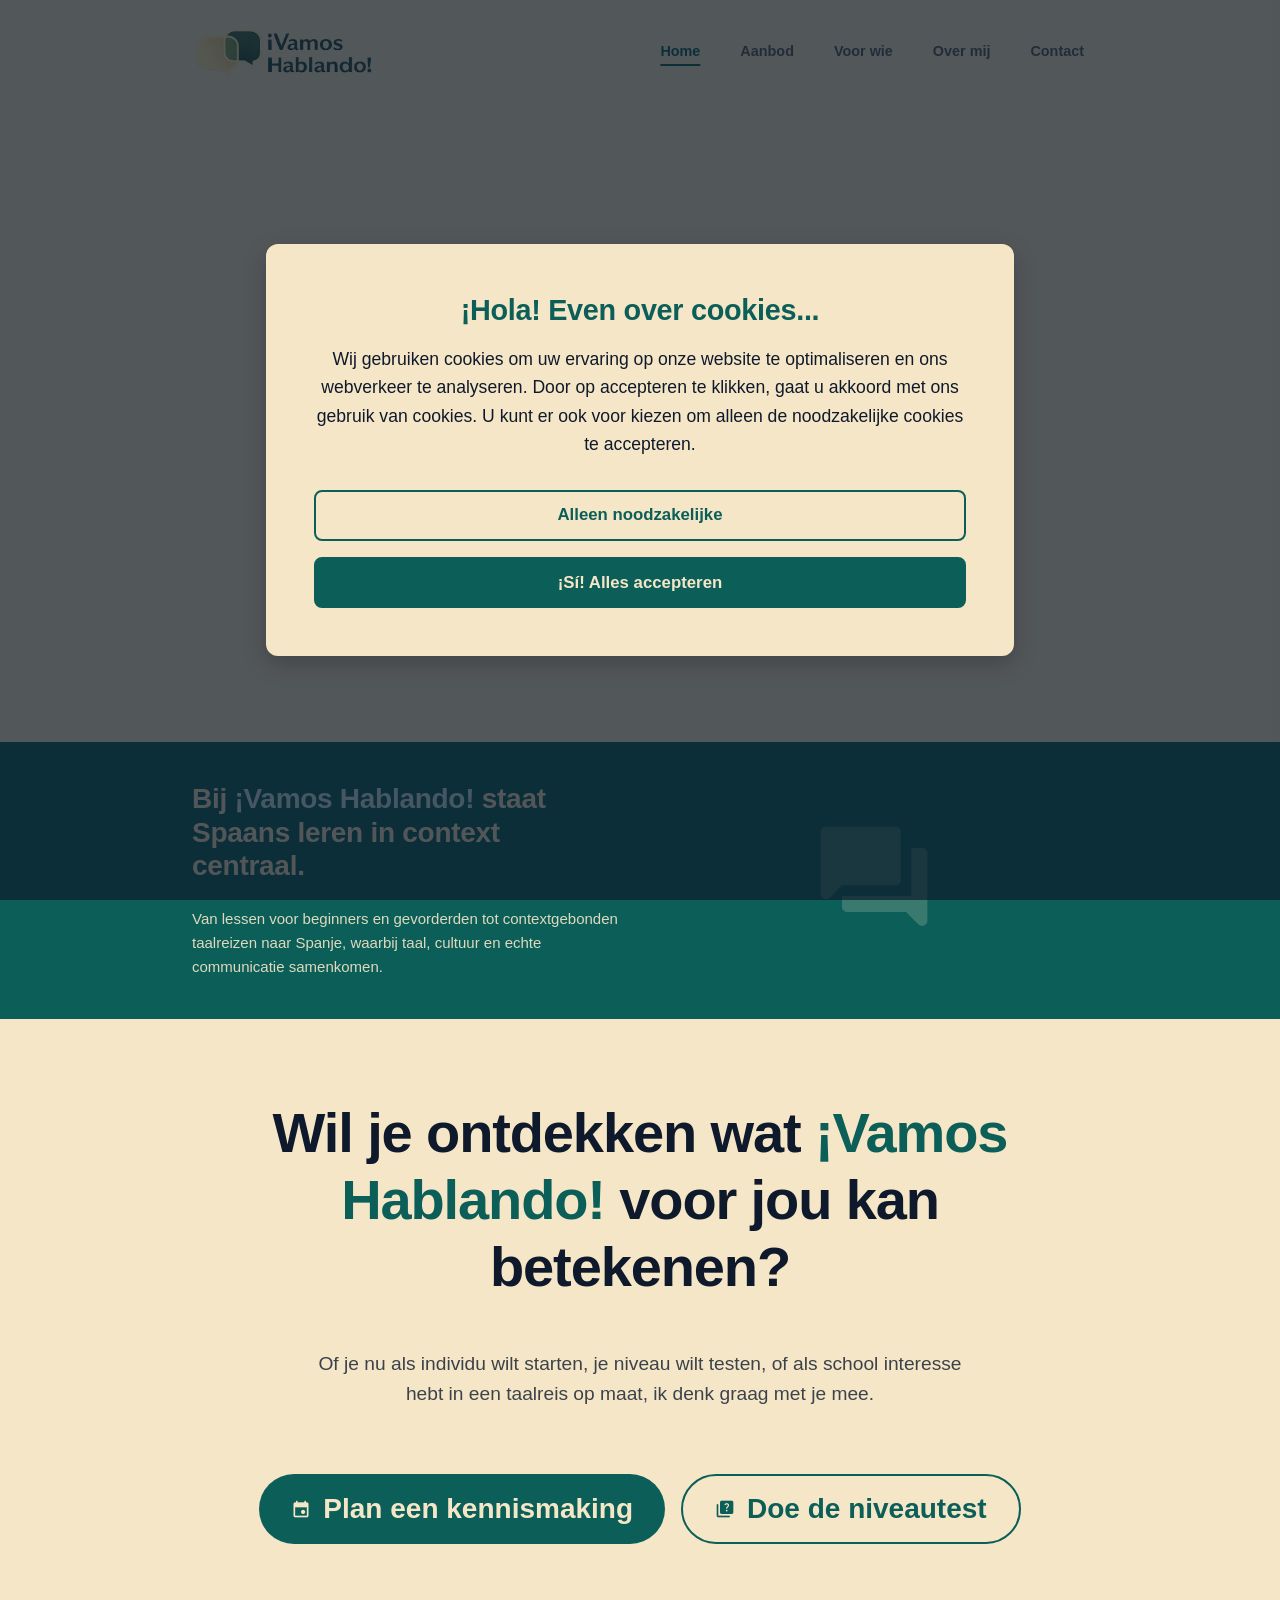
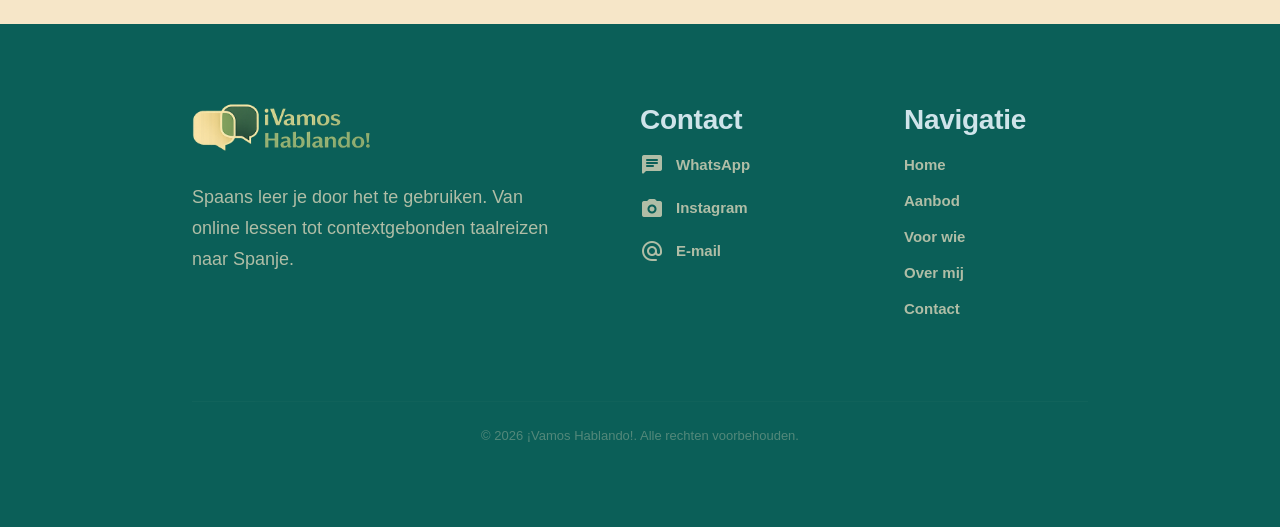
<file: index.html>
<!DOCTYPE html>
<!-- Page: Homepage — Hero, intro, and CTAs to offerings and contact -->
<html lang="nl">

<head>
<!-- Google Consent Mode v2 Default -->
<script>
  window.dataLayer = window.dataLayer || [];
  function gtag(){dataLayer.push(arguments);}
  gtag('consent', 'default', {
    'ad_storage': 'denied',
    'ad_user_data': 'denied',
    'ad_personalization': 'denied',
    'analytics_storage': 'denied',
    'personalization_storage': 'denied',
    'functionality_storage': 'denied',
    'security_storage': 'granted',
    'wait_for_update': 500
  });
</script>
<!-- End Google Consent Mode v2 Default -->
<!-- Google Tag Manager -->
<script>(function(w,d,s,l,i){w[l]=w[l]||[];w[l].push({'gtm.start':
new Date().getTime(),event:'gtm.js'});var f=d.getElementsByTagName(s)[0],
j=d.createElement(s),dl=l!='dataLayer'?'&l='+l:'';j.async=true;j.src=
'https://www.googletagmanager.com/gtm.js?id='+i+dl;f.parentNode.insertBefore(j,f);
})(window,document,'script','dataLayer','GTM-KTG8NMSM');</script>
<!-- End Google Tag Manager -->
    <meta charset="UTF-8">
    <meta name="viewport" content="width=device-width, initial-scale=1.0">

    <title>¡Vamos Hablando! - Spaans leer je door het te gebruiken</title>

    <meta name="description" content="Spaans onderwijs, online lessen en programma’s, Van de eerste kennismaking tot betekenisvolle communicatie in Spanje.">

    <meta name="robots" content="index, follow">
    <meta http-equiv="content-language" content="nl">

    <link rel="icon" type="image/png" sizes="32x32" href="Images/favicon.png">

    <!-- Social sharing -->
    <meta property="og:title" content="¡Vamos Hablando! - Spaans leer je door het te gebruiken">
    <meta property="og:description" content="Spaans onderwijs, online lessen en programma’s, Van de eerste kennismaking tot betekenisvolle communicatie in Spanje.">
    <meta property="og:type" content="website">
    <meta property="og:image" content="Images/social-preview.png">
    <meta property="og:url" content="https://vamoshablando.nl">

    <link rel="stylesheet" href="css/style.css">
    <link rel="stylesheet"
        href="https://fonts.googleapis.com/css2?family=Material+Symbols+Rounded:opsz,wght,FILL,GRAD@20..48,100..700,0..1,-50..200" />
    <link rel="stylesheet" href="css/cookie-consent.css">
</head>



<body>
<!-- Google Tag Manager (noscript) -->
<noscript><iframe src="https://www.googletagmanager.com/ns.html?id=GTM-KTG8NMSM"
height="0" width="0" style="display:none;visibility:hidden"></iframe></noscript>
<!-- End Google Tag Manager (noscript) -->
    <!-- NAV: site header + navigation (desktop + mobile) -->
    <nav class="navbar">
        <div class="navbar-container">
            <a href="/" class="logo logo-link" aria-label="¡Vamos Hablando! home">
                <img src="Images/Logo-Donker.png" alt="¡Vamos Hablando! logo"
                    class="logo-image logo-desktop" width="180" height="40" loading="eager">
                <img src="Images/Klein-Logo-Licht.png" alt="¡Vamos Hablando! small icon"
                    class="logo-image logo-mobile" width="40" height="40" loading="eager">
            </a>

            <div class="nav-links">
                <a href="/" class="nav-link">Home</a>
                <a href="aanbod" class="nav-link">Aanbod</a>
                <a href="voor-wie" class="nav-link">Voor wie</a>
                <a href="over-mij" class="nav-link">Over mij</a>
                <a href="contact" class="nav-link">Contact</a>
            </div>

            <button class="mobile-menu-toggle" aria-label="Toggle menu">
                <svg xmlns="http://www.w3.org/2000/svg" width="28" height="28" viewBox="0 0 24 24" fill="none"
                    stroke="currentColor" stroke-width="2" stroke-linecap="round" stroke-linejoin="round">
                    <line x1="3" y1="12" x2="21" y2="12"></line>
                    <line x1="3" y1="6" x2="21" y2="6"></line>
                    <line x1="3" y1="18" x2="21" y2="18"></line>
                </svg>
            </button>
        </div>

        <!-- MOBILE MENU: full-screen mobile navigation overlay (hidden by default) -->
        <div class="mobile-menu">
            <div class="mobile-menu-header">
                <a href="/" class="logo logo-link" aria-label="¡Vamos Hablando! home">
                    <img src="Images/Logo-Donker.png" alt="¡Vamos Hablando! logo"
                        class="logo-image logo-desktop" width="180" height="40" loading="eager">
                    <img src="Images/Klein-Logo-Licht.png" alt="¡Vamos Hablando! small icon"
                        class="logo-image logo-mobile" width="40" height="40" loading="eager">
                </a>
                <button class="mobile-menu-close" aria-label="Close menu">
                    <svg xmlns="http://www.w3.org/2000/svg" width="28" height="28" viewBox="0 0 24 24" fill="none"
                        stroke="currentColor" stroke-width="2" stroke-linecap="round" stroke-linejoin="round">
                        <line x1="18" y1="6" x2="6" y2="18"></line>
                        <line x1="6" y1="6" x2="18" y2="18"></line>
                    </svg>
                </button>
            </div>

            <div class="mobile-nav-links">
                <a href="/" class="mobile-nav-link">
                    <span class="material-symbols-rounded">home</span>
                    Home
                </a>
                <a href="aanbod" class="mobile-nav-link">
                    <span class="material-symbols-rounded">auto_stories</span>
                    Aanbod
                </a>
                <a href="voor-wie" class="mobile-nav-link">
                    <span class="material-symbols-rounded">how_to_reg</span>
                    Voor wie
                </a>

                <a href="over-mij" class="mobile-nav-link">
                    <span class="material-symbols-rounded">person</span>
                    Over mij
                </a>
                <a href="contact" class="mobile-nav-link">
                    <span class="material-symbols-rounded">mail</span>
                    Contact
                </a>
            </div>

            <div class="mobile-footer">
                <p class="accent text-subheading mb-4">¡Vamos Hablando!</p>
                <p class="text-body opacity-60 leading-relaxed">Spaans leer je door het te gebruiken. Van de eerste kennismaking tot communicatie in Málaga.</p>
            </div>
        </div>
    </nav>

    <!-- MAIN: main content for this page -->
    <main>
        <!-- HERO SECTION -->
        <section class="section section-beige hero-home">
            <div class="container">
                <div style="max-width: 40rem; margin: 0 auto; text-align: center;">
                    <h1 class="text-heading mb-6" style="justify-content: center;">
                        Spaans leren door het te <span class="accent italic">gebruiken</span>
                    </h1>
                    
                    <p class="text-body mb-6 opacity-80">
                        Spaans onderwijs, lessen en programma's. Van de eerste kennismaking tot betekenisvolle communicatie in Málaga.
                    </p>

                    <div style="display: flex; gap: 1rem; flex-wrap: wrap; justify-content: center; align-items: center;">
                        <a href="aanbod" class="button button-primary">
                            <span class="material-symbols-rounded">auto_stories</span>
                            Aanbod
                        </a>
                        <a href="contact" class="button button-outline">
                            <span class="material-symbols-rounded">event</span>
                            Kennismaken
                        </a>
                    </div>
                </div>
            </div>
        </section>

        <!-- VALUE PROPOSITION -->
        <section class="section section-green animate-on-scroll">
            <div class="container">
                <div class="grid-2" style="align-items: center;">
                    <div style="display: flex; flex-direction: column; gap: 1.5rem;">
                        <h2 class="text-subheading" style="line-height: 1.2;">
                            Bij <span class="accent">¡Vamos Hablando!</span> staat Spaans leren in context centraal.
                        </h2>
                        <p class="text-body opacity-90">
                            Van lessen voor beginners en gevorderden tot contextgebonden taalreizen naar Spanje, waarbij taal,
                            cultuur en echte communicatie samenkomen.
                        </p>
                    </div>
                    <div style="display: flex; justify-content: center; opacity: 0.2;">
                        <span class="material-symbols-rounded" style="font-size: 8rem;">forum</span>
                    </div>
                </div>
            </div>
        </section>





        <!-- CTA SECTION - REPLACED -->
<section class="section section-beige section-compact animate-on-scroll">
    <div class="section-container max-w-4xl space-y-12">
        <h2 class="text-heading leading-tight" style="text-align: center;">
            Wil je ontdekken wat <span class="accent">¡Vamos Hablando!</span> voor jou kan betekenen?
        </h2>
        <p class="text-lead opacity-80 max-w-2xl" style="text-align: center; margin-left: auto; margin-right: auto;">
            Of je nu als individu wilt starten, je niveau wilt testen, of als school interesse hebt in een taalreis op
            maat, ik denk graag met je mee.
        </p>
        <div class="pt-4" style="display: flex; gap: 1rem; flex-wrap: wrap; justify-content: center;">
            <a href="contact" class="button button-primary">
                <span class="material-symbols-rounded">event</span>
                Plan een kennismaking
            </a>
            <a href="niveautest" class="button button-outline">
                <span class="material-symbols-rounded">quiz</span>
                Doe de niveautest
            </a>
        </div>
    </div>
</section> </main> <!-- FOOTER: site footer with navigation and contact links --> <footer> <div class="footer-container"> <div class="space-y-6">
                <a href="/" class="footer-logo logo-link" aria-label="¡Vamos Hablando! home">
                    <img src="Images/Logo-Licht.png" alt="¡Vamos Hablando! logo"
                        class="logo-image logo-footer">
                </a>
                <p class="footer-text">
                    Spaans leer je door het te gebruiken. Van online lessen tot contextgebonden taalreizen naar Spanje.
                </p>
            </div>

            <div class="footer-column">
                <h4>Contact</h4>
                <ul class="footer-list">
                    <li><a href="https://wa.me/34614723699" target="_blank" rel="noopener noreferrer" class="footer-link">
                            <span class="material-symbols-rounded icon-sm" aria-hidden="true">chat</span>
                            <span>WhatsApp</span>
                        </a></li>
                    <li><a href="https://instagram.com/vamoshablando.nl" target="_blank" rel="noopener noreferrer" class="footer-link">
                            <span class="material-symbols-rounded icon-sm" aria-hidden="true">photo_camera</span>
                            <span>Instagram</span>
                        </a></li>
                    <li><a href="mailto:info@vamoshablando.nl" target="_blank" rel="noopener noreferrer" class="footer-link">
                            <span class="material-symbols-rounded icon-sm" aria-hidden="true">alternate_email</span>
                            <span>E-mail</span>
                        </a></li>
                </ul>
            </div>

            <div class="footer-column">
                <h4>Navigatie</h4>
                <ul class="footer-list">
                    <li><a href="/" class="footer-link">Home</a></li>
                    <li><a href="aanbod" class="footer-link">Aanbod</a></li>
                    <li><a href="voor-wie" class="footer-link">Voor wie</a></li>
                    <li><a href="over-mij" class="footer-link">Over mij</a></li>
                    <li><a href="contact" class="footer-link">Contact</a></li>
                </ul>
            </div>
        </div>

        <div class="footer-bottom">
            &copy; 2026 ¡Vamos Hablando!. Alle rechten voorbehouden.
        </div>
    </footer>

    <!-- Scripts: main JS for UI interactions (mobile menu, nav scroll, active links) -->
    <script src="js/main.js"></script>
    <script src="js/cookie-consent.js" defer></script>
</body>

</html>
</file>
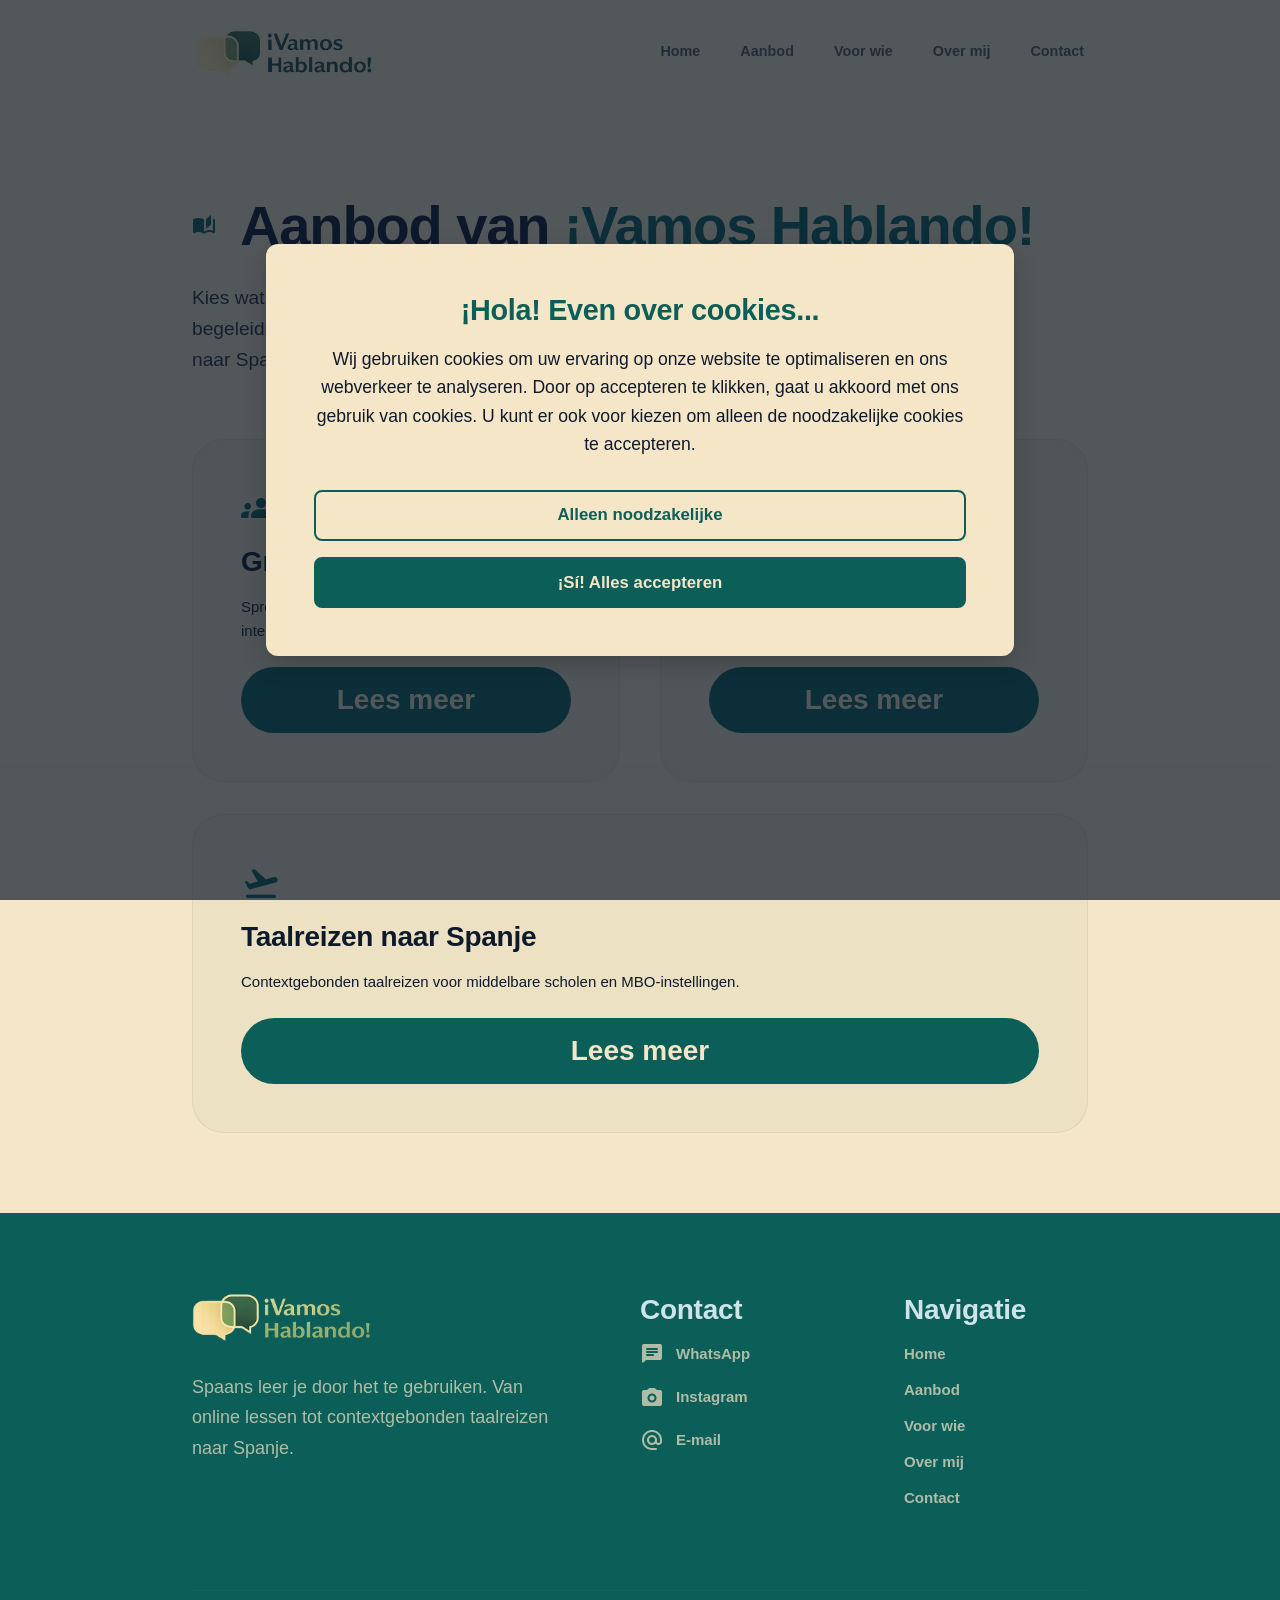
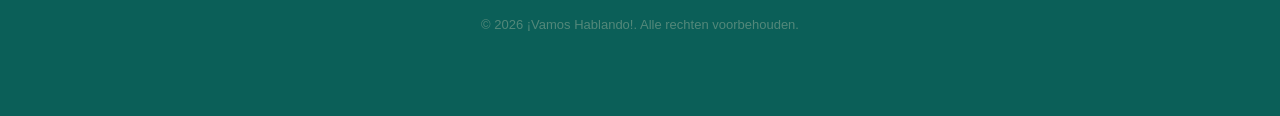
<file: aanbod.html>
<!DOCTYPE html>
<!-- Page: Aanbod — Details about courses, groups and language travel programs -->
<html lang="nl">

<head>
<!-- Google Consent Mode v2 Default -->
<script>
  window.dataLayer = window.dataLayer || [];
  function gtag(){dataLayer.push(arguments);}
  gtag('consent', 'default', {
    'ad_storage': 'denied',
    'ad_user_data': 'denied',
    'ad_personalization': 'denied',
    'analytics_storage': 'denied',
    'personalization_storage': 'denied',
    'functionality_storage': 'denied',
    'security_storage': 'granted',
    'wait_for_update': 500
  });
</script>
<!-- End Google Consent Mode v2 Default -->
<!-- Google Tag Manager -->
<script>(function(w,d,s,l,i){w[l]=w[l]||[];w[l].push({'gtm.start':
new Date().getTime(),event:'gtm.js'});var f=d.getElementsByTagName(s)[0],
j=d.createElement(s),dl=l!='dataLayer'?'&l='+l:'';j.async=true;j.src=
'https://www.googletagmanager.com/gtm.js?id='+i+dl;f.parentNode.insertBefore(j,f);
})(window,document,'script','dataLayer','GTM-KTG8NMSM');</script>
<!-- End Google Tag Manager -->
    <meta charset="UTF-8">
    <meta name="viewport" content="width=device-width, initial-scale=1.0">
    <meta name="format-detection" content="telephone=no, date=no, address=no, email=no">
    <meta name="theme-color" content="#F6E6C8">
    <title>Aanbod - ¡Vamos Hablando!</title>
    <link rel="stylesheet" href="css/style.css">
    <link rel="stylesheet"
        href="https://fonts.googleapis.com/css2?family=Material+Symbols+Rounded:opsz,wght,FILL,GRAD@20..48,100..700,0..1,-50..200" />
    <link rel="stylesheet" href="css/cookie-consent.css">
</head>

<body>
<!-- Google Tag Manager (noscript) -->
<noscript><iframe src="https://www.googletagmanager.com/ns.html?id=GTM-KTG8NMSM"
height="0" width="0" style="display:none;visibility:hidden"></iframe></noscript>
<!-- End Google Tag Manager (noscript) -->
    <!-- NAV: site header + navigation (desktop + mobile) -->
    <nav class="navbar">
        <div class="navbar-container">
            <a href="/" class="logo logo-link" aria-label="¡Vamos Hablando! home">
                <img src="Images/Logo-Donker.png" alt="¡Vamos Hablando! logo" class="logo-image logo-desktop">
                <img src="Images/Klein-Logo-Licht.png" alt="¡Vamos Hablando! small icon" class="logo-image logo-mobile">
            </a>
            <div class="nav-links">
                <a href="/" class="nav-link">Home</a>
                <a href="aanbod" class="nav-link">Aanbod</a>
                <a href="voor-wie" class="nav-link">Voor wie</a>
                <a href="over-mij" class="nav-link">Over mij</a>
                <a href="contact" class="nav-link">Contact</a>
            </div>
            <button class="mobile-menu-toggle" aria-label="Toggle menu">
                <svg xmlns="http://www.w3.org/2000/svg" width="28" height="28" viewBox="0 0 24 24" fill="none"
                    stroke="currentColor" stroke-width="2" stroke-linecap="round" stroke-linejoin="round">
                    <line x1="3" y1="12" x2="21" y2="12"></line>
                    <line x1="3" y1="6" x2="21" y2="6"></line>
                    <line x1="3" y1="18" x2="21" y2="18"></line>
                </svg>
            </button>
        </div>
        <div class="mobile-menu">
            <div class="mobile-menu-header">
                <a href="/" class="logo logo-link" aria-label="¡Vamos Hablando! home">
                    <img src="Images/Logo-Donker.png" alt="¡Vamos Hablando! logo" class="logo-image logo-desktop">
                    <img src="Images/Klein-Logo-Licht.png" alt="¡Vamos Hablando! small icon"
                        class="logo-image logo-mobile">
                </a>
                <button class="mobile-menu-close" aria-label="Close menu">
                    <svg xmlns="http://www.w3.org/2000/svg" width="28" height="28" viewBox="0 0 24 24" fill="none"
                        stroke="currentColor" stroke-width="2" stroke-linecap="round" stroke-linejoin="round">
                        <line x1="18" y1="6" x2="6" y2="18"></line>
                        <line x1="6" y1="6" x2="18" y2="18"></line>
                    </svg>
                </button>
            </div>
            <div class="mobile-nav-links">
                <a href="/" class="mobile-nav-link">
                    <span class="material-symbols-rounded">home</span>
                    Home
                </a>
                <a href="aanbod" class="mobile-nav-link">
                    <span class="material-symbols-rounded">auto_stories</span>
                    Aanbod
                </a>
                <a href="voor-wie" class="mobile-nav-link">
                    <span class="material-symbols-rounded">how_to_reg</span>
                    Voor wie
                </a>

                <a href="over-mij" class="mobile-nav-link">
                    <span class="material-symbols-rounded">person</span>
                    Over mij
                </a>
                <a href="contact" class="mobile-nav-link">
                    <span class="material-symbols-rounded">mail</span>
                    Contact
                </a>
            </div>
            <div class="mobile-footer">
                <p class="accent text-subheading mb-4">¡Vamos Hablando!</p>
                <p class="text-body opacity-60 leading-relaxed">Spaans leer je door het te gebruiken. Van de eerste
                    kennismaking tot communicatie in Málaga.</p>
            </div>
        </div>
    </nav>

    <main>
        <!-- AANBOD INTRO -->
        <section class="section section-beige animate-on-scroll">
            <div class="section-container max-w-4xl space-y-16">
                <div class="space-y-6">
                    <h1 class="text-heading leading-tight flex items-center gap-6">
                        <span class="material-symbols-rounded heading-icon" aria-hidden="true">auto_stories</span>
                        <span>Aanbod van <span class="accent">¡Vamos Hablando!</span></span>
                    </h1>
                    <p class="text-lead opacity-90 leading-relaxed max-w-2xl">
                        Kies wat past bij jouw leerdoel: leren in een kleine online groep, individuele begeleiding met
                        privéles, of deelnemen aan een contextgebonden taalreis naar Spanje voor scholen.
                    </p>
                </div>

                <div class="grid-2">
                    <!-- Groepslessen -->
                    <a href="groepslessen" class="card-base card-normal card-scale">
                        <span class="material-symbols-rounded accent mb-4" style="font-size: 2.5rem;">groups</span>
                        <h3 class="text-subheading mb-4">Groepslessen</h3>
                        <p class="text-body mb-6">Spreken in kleine groepen — veel oefentijd en interactie.</p>
                        <div style="margin-top: auto;">
                            <span class="button button-primary" style="width: 100%;">Lees meer</span>
                        </div>
                    </a>

                    <!-- Privélessen -->
                    <a href="priveles" class="card-base card-normal card-scale">
                        <span class="material-symbols-rounded accent mb-4" style="font-size: 2.5rem;">person</span>
                        <h3 class="text-subheading mb-4">Privélessen</h3>
                        <p class="text-body mb-6">Persoonlijke begeleiding, afgestemd op jouw doelen en tempo.</p>
                        <div style="margin-top: auto;">
                            <span class="button button-primary" style="width: 100%;">Lees meer</span>
                        </div>
                    </a>
                </div>

                <!-- Taalreizen naar Spanje -->
                <a href="taalreis" class="card-base card-normal card-scale" style="margin-top: 2rem;">
                    <span class="material-symbols-rounded accent mb-4" style="font-size: 2.5rem;">flight_takeoff</span>
                    <h3 class="text-subheading mb-4">Taalreizen naar Spanje</h3>
                    <p class="text-body mb-6">Contextgebonden taalreizen voor middelbare scholen en MBO-instellingen.</p>
                    <div style="margin-top: auto;">
                        <span class="button button-primary" style="width: 100%;">Lees meer</span>
                    </div>
                </a>
            </div>
        </section>
    </main>

    <!-- FOOTER: site footer with navigation and contact links -->
    <footer>
        <div class="footer-container">
            <div class="space-y-6">
                <a href="/" class="footer-logo logo-link" aria-label="¡Vamos Hablando! home">
                    <img src="Images/Logo-Licht.png" alt="¡Vamos Hablando! logo" class="logo-image logo-footer">
                </a>
                <p class="footer-text">
                    Spaans leer je door het te gebruiken. Van online lessen tot contextgebonden taalreizen naar Spanje.
                </p>
            </div>
            <div class="footer-column">
                <h4>Contact</h4>
                <ul class="footer-list">
                    <li><a href="https://wa.me/34614723699" target="_blank" rel="noopener noreferrer" class="footer-link">
                            <span class="material-symbols-rounded icon-sm" aria-hidden="true">chat</span>
                            <span>WhatsApp</span>
                        </a></li>
                    <li><a href="https://instagram.com/vamoshablando.nl" target="_blank" rel="noopener noreferrer" class="footer-link">
                            <span class="material-symbols-rounded icon-sm" aria-hidden="true">photo_camera</span>
                            <span>Instagram</span>
                        </a></li>
                    <li><a href="mailto:info@vamoshablando.nl" target="_blank" rel="noopener noreferrer" class="footer-link">
                            <span class="material-symbols-rounded icon-sm" aria-hidden="true">alternate_email</span>
                            <span>E-mail</span>
                        </a></li>
                </ul>
            </div>
            <div class="footer-column">
                <h4>Navigatie</h4>
                <ul class="footer-list">
                    <li><a href="/" class="footer-link">Home</a></li>
                    <li><a href="aanbod" class="footer-link">Aanbod</a></li>
                    <li><a href="voor-wie" class="footer-link">Voor wie</a></li>
                    <li><a href="over-mij" class="footer-link">Over mij</a></li>
                    <li><a href="contact" class="footer-link">Contact</a></li>
                </ul>
            </div>
        </div>
        <div class="footer-bottom">
            &copy; 2026 ¡Vamos Hablando!. Alle rechten voorbehouden.
        </div>
    </footer>
    <!-- Scripts: main JS for UI interactions (mobile menu, nav scroll, active links) -->
    <script src="js/main.js"></script>
    <script src="js/cookie-consent.js" defer></script>
</body>

</html>
</file>
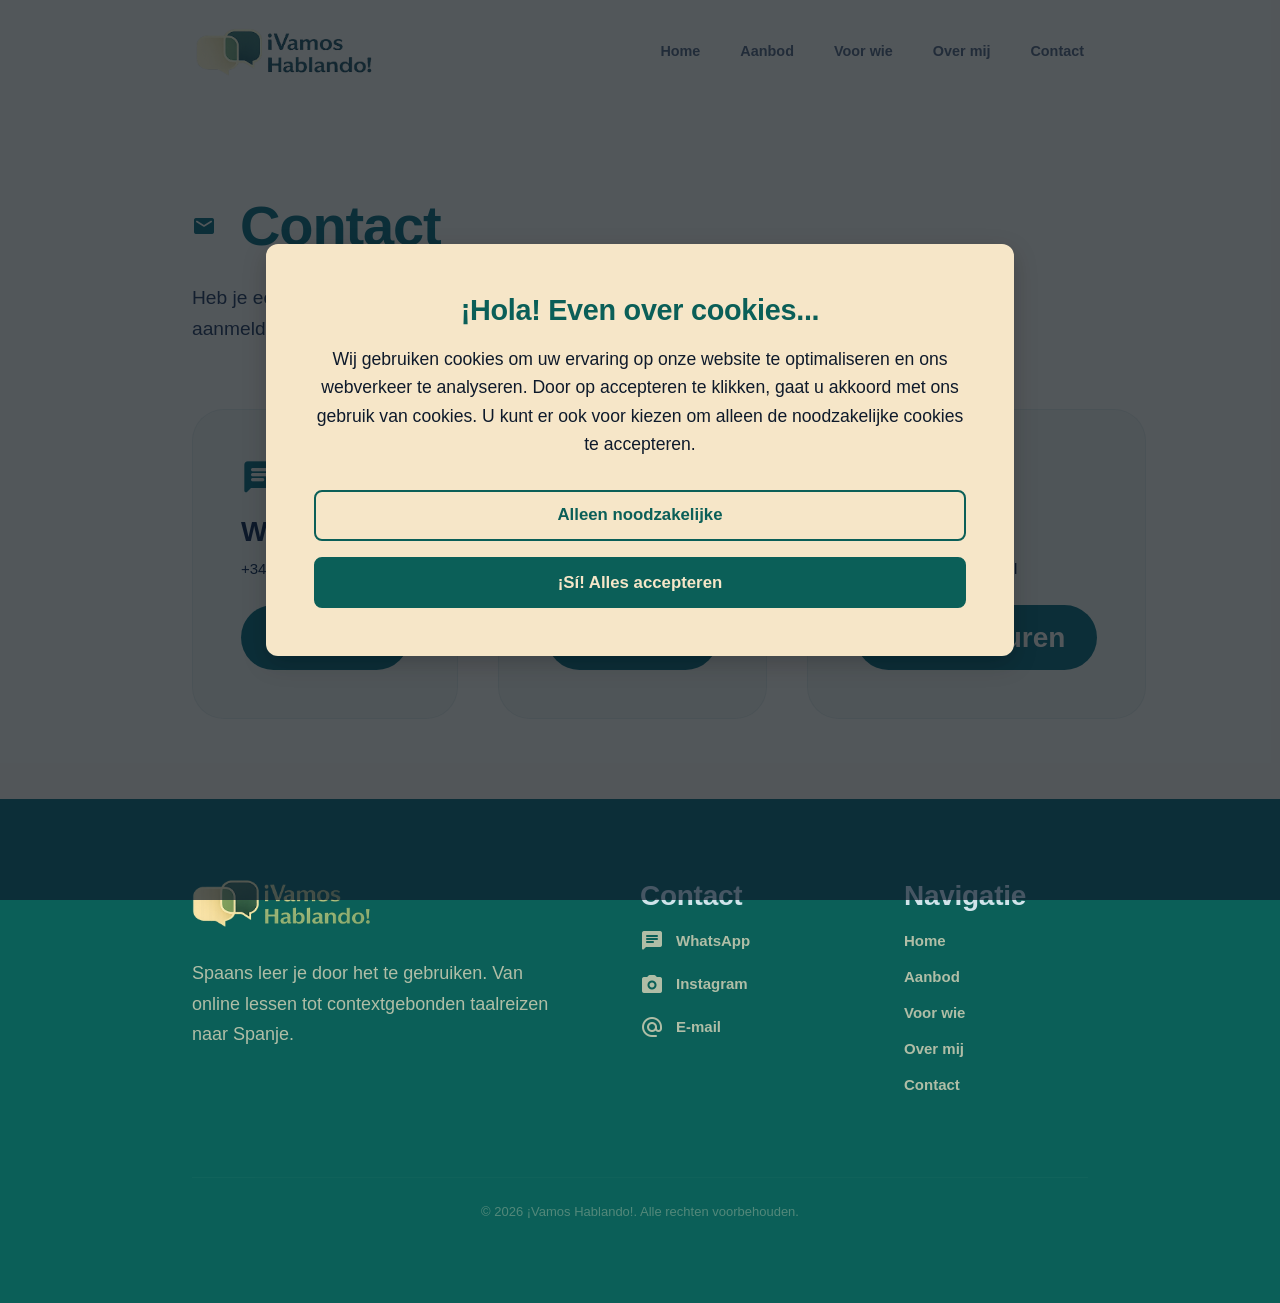
<file: contact.html>
<!DOCTYPE html>
<!-- Page: Contact — Contact information and call-to-action to schedule a meeting -->
<html lang="nl">

<head>
<!-- Google Consent Mode v2 Default -->
<script>
  window.dataLayer = window.dataLayer || [];
  function gtag(){dataLayer.push(arguments);}
  gtag('consent', 'default', {
    'ad_storage': 'denied',
    'ad_user_data': 'denied',
    'ad_personalization': 'denied',
    'analytics_storage': 'denied',
    'personalization_storage': 'denied',
    'functionality_storage': 'denied',
    'security_storage': 'granted',
    'wait_for_update': 500
  });
</script>
<!-- End Google Consent Mode v2 Default -->
<!-- Google Tag Manager -->
<script>(function(w,d,s,l,i){w[l]=w[l]||[];w[l].push({'gtm.start':
new Date().getTime(),event:'gtm.js'});var f=d.getElementsByTagName(s)[0],
j=d.createElement(s),dl=l!='dataLayer'?'&l='+l:'';j.async=true;j.src=
'https://www.googletagmanager.com/gtm.js?id='+i+dl;f.parentNode.insertBefore(j,f);
})(window,document,'script','dataLayer','GTM-KTG8NMSM');</script>
<!-- End Google Tag Manager -->
    <meta charset="UTF-8">
    <meta name="viewport" content="width=device-width, initial-scale=1.0">
    <meta name="format-detection" content="telephone=no, date=no, address=no, email=no">
    <meta name="theme-color" content="#F6E6C8">
    <title>Contact - ¡Vamos Hablando!</title>
    <link rel="stylesheet" href="css/style.css">
    <link rel="stylesheet"
        href="https://fonts.googleapis.com/css2?family=Material+Symbols+Rounded:opsz,wght,FILL,GRAD@20..48,100..700,0..1,-50..200" />
    <link rel="stylesheet" href="css/cookie-consent.css">
</head>

<body>
<!-- Google Tag Manager (noscript) -->
<noscript><iframe src="https://www.googletagmanager.com/ns.html?id=GTM-KTG8NMSM"
height="0" width="0" style="display:none;visibility:hidden"></iframe></noscript>
<!-- End Google Tag Manager (noscript) -->
    <!-- NAV: site header + navigation (desktop + mobile) -->
    <nav class="navbar">
        <div class="navbar-container">
            <a href="/" class="logo logo-link" aria-label="¡Vamos Hablando! home">
                <img src="Images/Logo-Donker.png" alt="¡Vamos Hablando! logo" class="logo-image logo-desktop">
                <img src="Images/Klein-Logo-Licht.png" alt="¡Vamos Hablando! small icon" class="logo-image logo-mobile">
            </a>
            <div class="nav-links">
                <a href="/" class="nav-link">Home</a>
                <a href="aanbod" class="nav-link">Aanbod</a>
                <a href="voor-wie" class="nav-link">Voor wie</a>
                <a href="over-mij" class="nav-link">Over mij</a>
                <a href="contact" class="nav-link">Contact</a>
            </div>
            <button class="mobile-menu-toggle" aria-label="Toggle menu">
                <svg xmlns="http://www.w3.org/2000/svg" width="28" height="28" viewBox="0 0 24 24" fill="none"
                    stroke="currentColor" stroke-width="2" stroke-linecap="round" stroke-linejoin="round">
                    <line x1="3" y1="12" x2="21" y2="12"></line>
                    <line x1="3" y1="6" x2="21" y2="6"></line>
                    <line x1="3" y1="18" x2="21" y2="18"></line>
                </svg>
            </button>
        </div>
        <div class="mobile-menu">
            <div class="mobile-menu-header">
                <a href="/" class="logo logo-link" aria-label="¡Vamos Hablando! home">
                    <img src="Images/Logo-Donker.png" alt="¡Vamos Hablando! logo" class="logo-image logo-desktop">
                    <img src="Images/Klein-Logo-Licht.png" alt="¡Vamos Hablando! small icon"
                        class="logo-image logo-mobile">
                </a>
                <button class="mobile-menu-close" aria-label="Close menu">
                    <svg xmlns="http://www.w3.org/2000/svg" width="28" height="28" viewBox="0 0 24 24" fill="none"
                        stroke="currentColor" stroke-width="2" stroke-linecap="round" stroke-linejoin="round">
                        <line x1="18" y1="6" x2="6" y2="18"></line>
                        <line x1="6" y1="6" x2="18" y2="18"></line>
                    </svg>
                </button>
            </div>
            <div class="mobile-nav-links">
                <a href="/" class="mobile-nav-link">
                    <span class="material-symbols-rounded">home</span>
                    Home
                </a>
                <a href="aanbod" class="mobile-nav-link">
                    <span class="material-symbols-rounded">auto_stories</span>
                    Aanbod
                </a>
                <a href="voor-wie" class="mobile-nav-link">
                    <span class="material-symbols-rounded">how_to_reg</span>
                    Voor wie
                </a>

                <a href="over-mij" class="mobile-nav-link">
                    <span class="material-symbols-rounded">person</span>
                    Over mij
                </a>
                <a href="contact" class="mobile-nav-link">
                    <span class="material-symbols-rounded">mail</span>
                    Contact
                </a>
            </div>
            <div class="mobile-footer">
                <p class="accent text-subheading mb-4">¡Vamos Hablando!</p>
                <p class="text-body opacity-60 leading-relaxed">Spaans leer je door het te gebruiken. Van de eerste kennismaking tot communicatie in Málaga.</p>
            </div>
        </div>
    </nav>

    <!-- MAIN: contact content and CTAs -->
    <main>
        <section class="section section-beige animate-on-scroll">
            <div class="section-container max-w-4xl space-y-16">
                <div class="space-y-6">
                    <h1 class="text-heading leading-tight flex items-center gap-6">
                        <span class="material-symbols-rounded heading-icon" aria-hidden="true">mail</span>
                        <span class="accent">Contact</span>
                    </h1>
                    <p class="text-lead opacity-90 leading-relaxed max-w-2xl">
                        Heb je een vraag, wil je even kennismaken, een offerte aanvragen of direct aanmelden? Stuur gerust een bericht.
                    </p>
                </div>

                <div class="grid-3">
                    <a href="https://wa.me/34614723699" target="_blank" rel="noopener noreferrer" class="card-base card-normal card-scale">
                        <span class="material-symbols-rounded accent mb-4" style="font-size: 2.5rem;">chat</span>
                        <h3 class="text-subheading mb-2">WhatsApp</h3>
                        <p class="text-body mb-6">+34 614 723 699</p>
                        <div style="margin-top: auto;">
                            <span class="button button-primary" style="width: 100%;">Chat nu</span>
                        </div>
                    </a>

                    <a href="https://instagram.com/vamoshablando.nl" target="_blank" rel="noopener noreferrer" class="card-base card-normal card-scale">
                        <svg class="accent mb-4" xmlns="http://www.w3.org/2000/svg" width="40" height="40" viewBox="0 0 24 24" fill="none" stroke="currentColor" stroke-width="2" stroke-linecap="round" stroke-linejoin="round" style="display: block; width: 2.5rem; height: 2.5rem; color: var(--color-dark-emerald);">
                            <rect x="2" y="2" width="20" height="20" rx="5" ry="5"></rect>
                            <path d="M16 11.37A4 4 0 1 1 12.63 8 4 4 0 0 1 16 11.37z"></path>
                            <line x1="17.5" y1="6.5" x2="17.51" y2="6.5"></line>
                        </svg>
                        <h3 class="text-subheading mb-2">Instagram</h3>
                        <p class="text-body mb-6">@vamoshablando.nl</p>
                        <div style="margin-top: auto;">
                            <span class="button button-primary" style="width: 100%;">Volg mij</span>
                        </div>
                    </a>

                    <a href="mailto:info@vamoshablando.nl" target="_blank" rel="noopener noreferrer" class="card-base card-normal card-scale">
                        <span class="material-symbols-rounded accent mb-4" style="font-size: 2.5rem;">alternate_email</span>
                        <h3 class="text-subheading mb-2">E-mail</h3>
                        <p class="text-body mb-6">info@vamoshablando.nl</p>
                        <div style="margin-top: auto;">
                            <span class="button button-primary" style="width: 100%;">E-mail sturen</span>
                        </div>
                    </a>
                </div>
            </div>
        </section>
    </main>

    <!-- FOOTER: site footer with navigation and contact links -->
    <footer>
        <div class="footer-container">
            <div class="space-y-6">
                <a href="/" class="footer-logo logo-link" aria-label="¡Vamos Hablando! home">
                    <img src="Images/Logo-Licht.png" alt="¡Vamos Hablando! logo" class="logo-image logo-footer">
                </a>
                <p class="footer-text">
                    Spaans leer je door het te gebruiken. Van online lessen tot contextgebonden taalreizen naar Spanje.
                </p>
            </div>
            <div class="footer-column">
                <h4>Contact</h4>
                <ul class="footer-list">
                    <li><a target="_blank" rel="noopener noreferrer" href="https://wa.me/34614723699" class="footer-link">
                            <span class="material-symbols-rounded icon-sm" aria-hidden="true">chat</span>
                            <span>WhatsApp</span>
                        </a></li>
                    <li><a href="https://instagram.com/vamoshablando.nl" target="_blank" rel="noopener noreferrer" class="footer-link">
                            <span class="material-symbols-rounded icon-sm" aria-hidden="true">photo_camera</span>
                            <span>Instagram</span>
                        </a></li>
                    <li><a href="mailto:info@vamoshablando.nl" target="_blank" rel="noopener noreferrer" class="footer-link">
                            <span class="material-symbols-rounded icon-sm" aria-hidden="true">alternate_email</span>
                            <span>E-mail</span>
                        </a></li>
                </ul>
            </div>
            <div class="footer-column">
                <h4>Navigatie</h4>
                <ul class="footer-list">
                    <li><a href="/" class="footer-link">Home</a></li>
                    <li><a href="aanbod" class="footer-link">Aanbod</a></li>
                    <li><a href="voor-wie" class="footer-link">Voor wie</a></li>
                    <li><a href="over-mij" class="footer-link">Over mij</a></li>
                    <li><a href="contact" class="footer-link">Contact</a></li>
                </ul>
            </div>
        </div>
        <div class="footer-bottom">
            &copy; 2026 ¡Vamos Hablando!. Alle rechten voorbehouden.
        </div>
    </footer>
    <!-- Scripts: main JS for UI interactions (mobile menu, nav scroll, active links) -->
    <script src="js/main.js"></script>
    <script src="js/cookie-consent.js" defer></script>
</body>
</html>
</file>
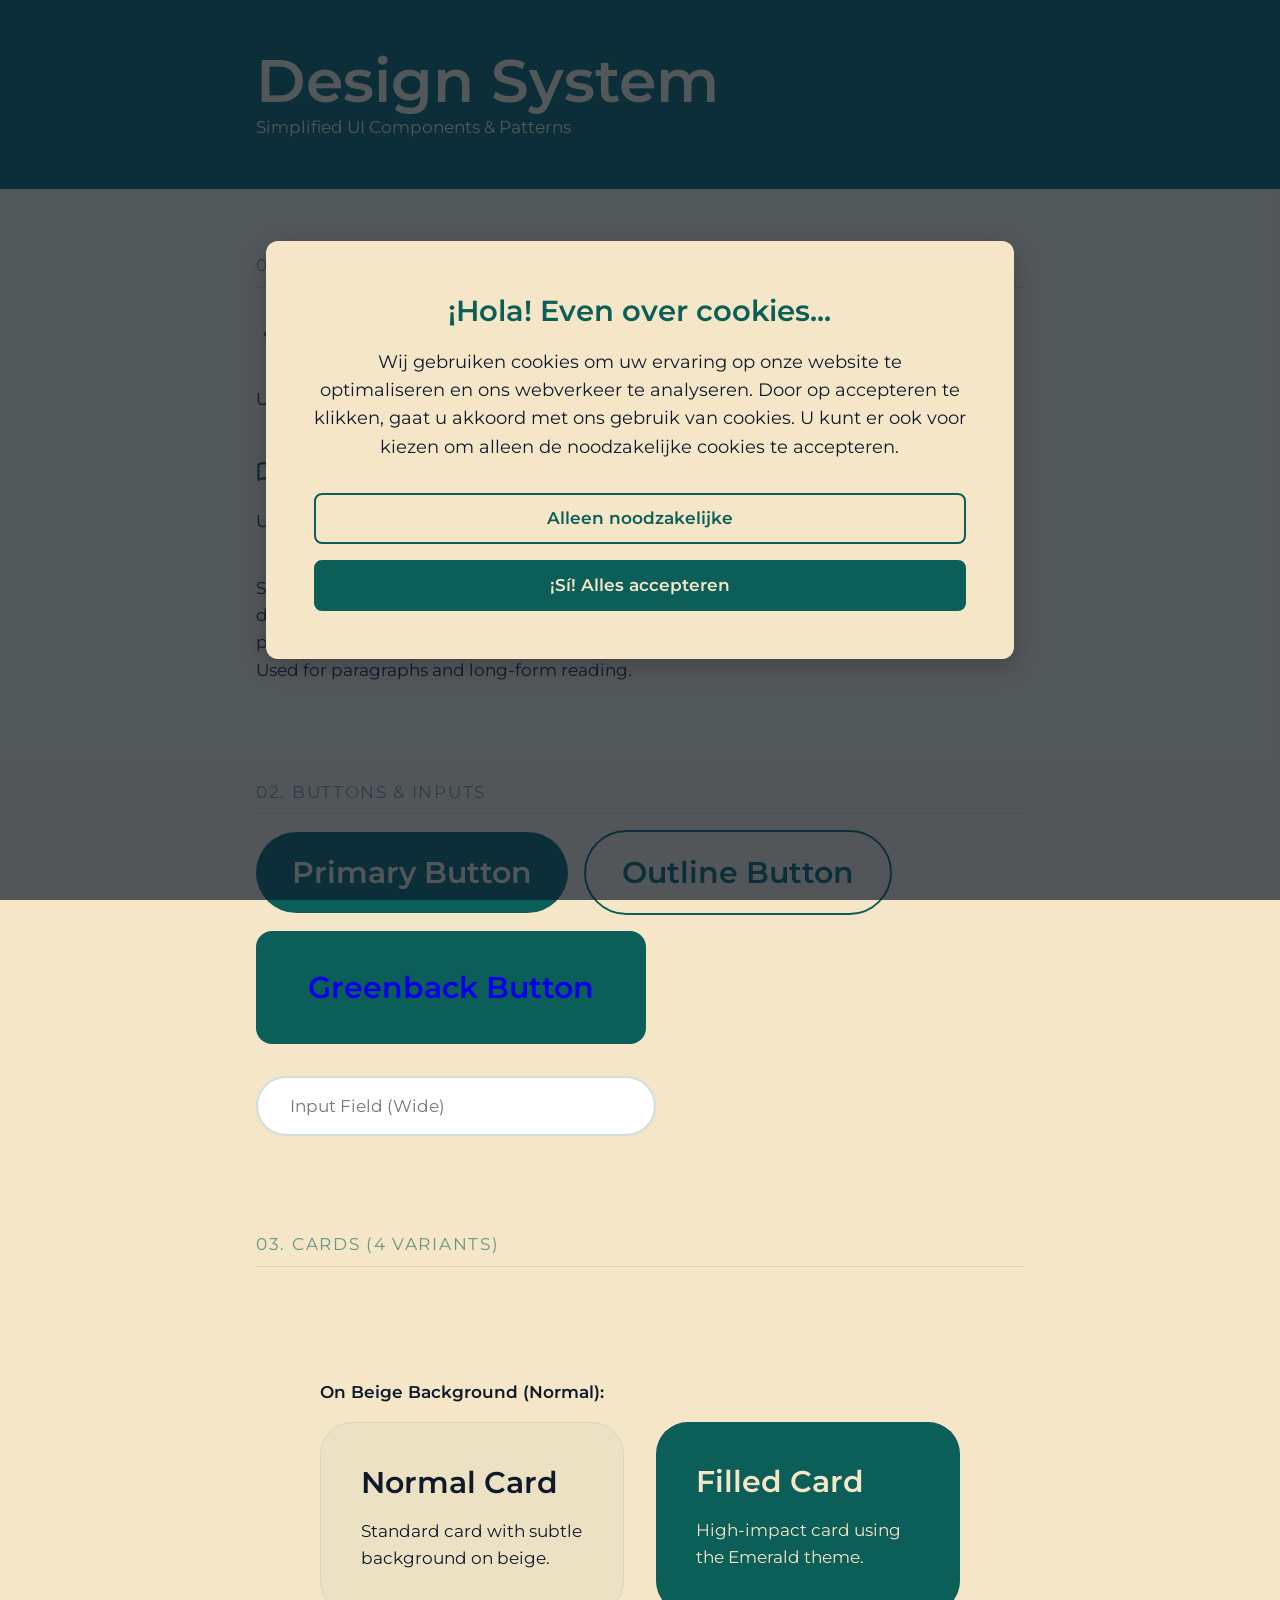
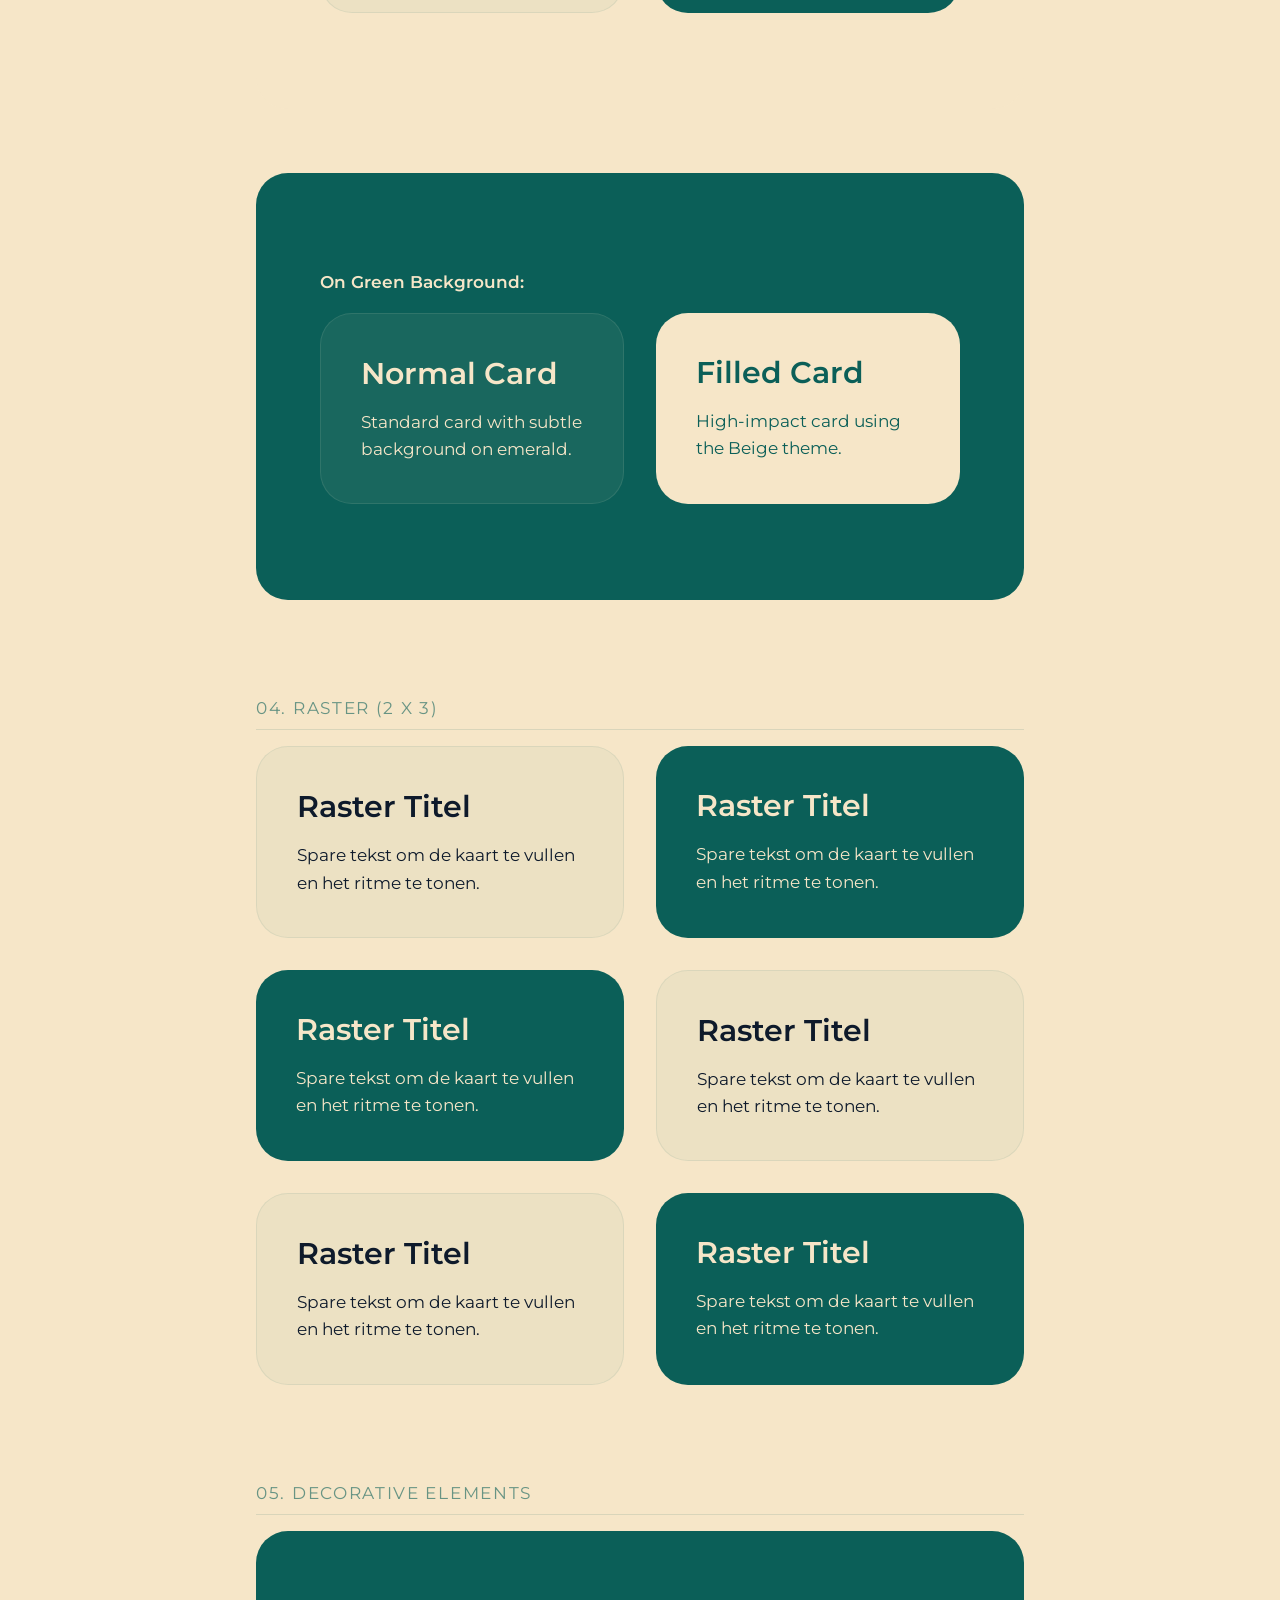
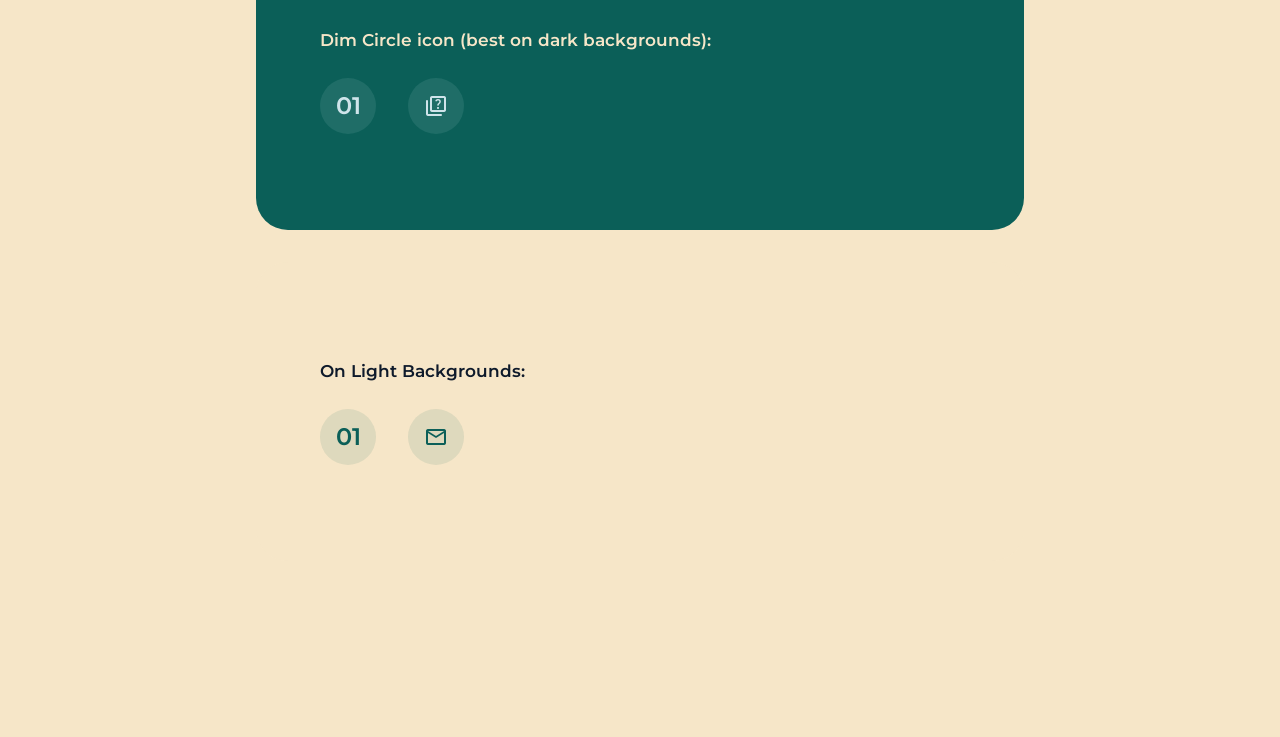
<file: design-system.html>
<!DOCTYPE html>
<html lang="nl">
<head>
<!-- Google Consent Mode v2 Default -->
<script>
  window.dataLayer = window.dataLayer || [];
  function gtag(){dataLayer.push(arguments);}
  gtag('consent', 'default', {
    'ad_storage': 'denied',
    'ad_user_data': 'denied',
    'ad_personalization': 'denied',
    'analytics_storage': 'denied',
    'personalization_storage': 'denied',
    'functionality_storage': 'denied',
    'security_storage': 'granted',
    'wait_for_update': 500
  });
</script>
<!-- End Google Consent Mode v2 Default -->
<!-- Google Tag Manager -->
<script>(function(w,d,s,l,i){w[l]=w[l]||[];w[l].push({'gtm.start':
new Date().getTime(),event:'gtm.js'});var f=d.getElementsByTagName(s)[0],
j=d.createElement(s),dl=l!='dataLayer'?'&l='+l:'';j.async=true;j.src=
'https://www.googletagmanager.com/gtm.js?id='+i+dl;f.parentNode.insertBefore(j,f);
})(window,document,'script','dataLayer','GTM-KTG8NMSM');</script>
<!-- End Google Tag Manager -->
    <meta charset="UTF-8">
    <meta name="viewport" content="width=device-width, initial-scale=1.0">
    <title>Design System - ¡Vamos Hablando!</title>
    <!-- Montserrat Font -->
    <link rel="stylesheet" href="https://fonts.googleapis.com/css2?family=Montserrat:wght@400;500;600&display=swap">
    <!-- Material Symbols Rounded -->
    <link rel="stylesheet" href="https://fonts.googleapis.com/css2?family=Material+Symbols+Rounded:opsz,wght,FILL,GRAD@20..48,100..700,0..1,-50..200">
    <style>
        /* ------------------------------------------------------------------ */
        /* Design tokens & system notes (authoritative source for the site)   */
        /* - Keep color values in this block only; don't hard-code elsewhere. */
        /* - Typography tokens control global text sizing.                 */
        /* ------------------------------------------------------------------ */
        :root {
            /* Color palette — strictly controlled (see AGENTS.md for rules) */
            --color-soft-cream: #F6E6C8;
            --color-dark-emerald: #0B5F58;
            --color-deep-navy: #0E1A2B;
            --color-light-blue: #CFE4EA;

            /* Theme tokens */
            --background: var(--color-soft-cream);
            --foreground: var(--color-deep-navy);
            --font-sans: 'Montserrat', sans-serif;

            --font-size-heading: 2.375rem;
            --font-size-subheading: 1.375rem;
            --font-size-body: 1.0625rem;

            /* ENFORCEMENT NOTE: Use ONLY these three tokens for all text. Avoid any other
               `font-size` values in CSS or inline styles. If you need visual hierarchy,
               use color, weight (SemiBold), spacing, or opacity rather than extra sizes. */

            /* Spacing & layout tokens */
            --page-gutter: 1.5rem;
            --section-vertical: 4rem;
            --box-padding: 2.5rem;
            --content-max-width: 56rem;
        }

        @media (min-width: 768px) {
            :root {
                --page-gutter: 4rem;
                --section-vertical: 6rem;
                --font-size-heading: 3.75rem;
                --font-size-subheading: 1.875rem;
            }
        }

        * {
            margin: 0;
            padding: 0;
            box-sizing: border-box;
        }

        body {
            background-color: var(--background);
            color: var(--foreground);
            font-family: var(--font-sans);
            line-height: 1.5;
            padding-bottom: 5rem;
        }

        .container {
            max-width: var(--content-max-width);
            margin: 0 auto;
            padding: 0 var(--page-gutter);
        }

        /* Utility Classes */
        .text-heading {
            font-size: var(--font-size-heading);
            font-weight: 600;
            line-height: 1.1;
            display: flex;
            align-items: center;
            gap: 1rem;
        }

        .text-subheading {
            font-size: var(--font-size-subheading);
            font-weight: 600;
            line-height: 1.3;
            display: flex;
            align-items: center;
            gap: 0.75rem;
        }

        .text-body {
            font-size: var(--font-size-body);
            line-height: 1.6;
        }

        .accent { color: var(--color-dark-emerald); }
        .font-semibold { font-weight: 600; }
        .mb-4 { margin-bottom: 1rem; }
        .mb-6 { margin-bottom: 1.5rem; }

        /* Showcase Specific Styles */
        .showcase-header {
            background-color: var(--color-dark-emerald);
            color: var(--color-soft-cream);
            padding: 3rem 0;
            margin-bottom: 4rem;
        }

        .showcase-section {
            margin-bottom: 6rem;
        }

        .showcase-label {
            display: block;
            /* Use body token for labels — visual reduction achieved via opacity/letter-spacing, not a separate font-size */
            font-size: var(--font-size-body);
            text-transform: uppercase;
            letter-spacing: 0.1em;
            color: var(--color-dark-emerald);
            margin-bottom: 1rem;
            opacity: 0.6;
            border-bottom: 1px solid rgba(11, 95, 88, 0.2);
            padding-bottom: 0.5rem;
        }

        /* Buttons */
        /* Buttons: round, roomy, semi-bold (use 600 not bold). Use primary for CTAs */
        .button {
            display: inline-flex;
            align-items: center;
            justify-content: center;
            padding: 1.125rem 2.25rem;
            border-radius: 9999px;
            font-weight: 600; /* SemiBold only per design rules */
            /* Buttons use the Subheading token to stay consistent with the system */
            font-size: var(--font-size-subheading);
            transition: all 0.3s ease;
            gap: 0.75rem;
            white-space: nowrap;
            min-width: 8.5rem;
            cursor: pointer;
            border: none;
            text-decoration: none;
        }

        .button-primary {
            background-color: var(--color-dark-emerald);
            color: var(--color-soft-cream);
        }

        .button-outline {
            border: 2px solid var(--color-dark-emerald);
            color: var(--color-dark-emerald);
            background: transparent;
        }

        .button:hover {
            opacity: 0.9;
            transform: translateY(-1px);
        }

        /* Input Field */
        /* Input fields: comfortable hit target and readable text. Keep pill shape. */
        .input-field {
            display: block;
            width: 100%;
            max-width: 25rem;
            padding: 1.125rem 2rem;
            border-radius: 9999px;
            font-family: var(--font-sans);
            /* Inputs use the Body token to match paragraph text */
            font-size: var(--font-size-body);
            border: 2px solid rgba(11, 95, 88, 0.2);
            background-color: white;
            color: var(--color-deep-navy);
            transition: border-color 0.3s ease;
        }

        .input-field:focus {
            outline: none;
            border-color: var(--color-dark-emerald);
        }

        /* Cards */
        .card-base {
            padding: var(--box-padding);
            border-radius: 2rem;
            transition: all 0.3s ease;
            display: flex;
            flex-direction: column;
            width: 100%;
        }

        .card-normal {
            background-color: rgba(11, 95, 88, 0.04);
            border: 1px solid rgba(11, 95, 88, 0.08);
        }

        .card-filled {
            background-color: var(--color-dark-emerald);
            color: var(--color-soft-cream);
        }

        /* Sections */
        .section {
            padding: var(--section-vertical) var(--page-gutter);
            border-radius: 2rem;
            margin-bottom: 2rem;
        }

        .section-beige {
            background-color: var(--color-soft-cream);
            color: var(--color-deep-navy);
        }

        .section-green {
            background-color: var(--color-dark-emerald);
            color: var(--color-soft-cream);
        }

        /* Theming adjustments for components inside sections */
        .section-green .button-primary {
            background-color: var(--color-soft-cream);
            color: var(--color-dark-emerald);
        }

        .section-green .button-outline {
            border-color: var(--color-soft-cream);
            color: var(--color-soft-cream);
        }

        .section-green .card-normal {
            background-color: rgba(246, 230, 200, 0.06);
            border: 1px solid rgba(246, 230, 200, 0.1);
            color: var(--color-soft-cream);
        }

        .section-green .card-filled {
            background-color: var(--color-soft-cream);
            color: var(--color-dark-emerald);
        }

        .section-green .input-field {
            background-color: rgba(255, 255, 255, 0.05);
            border-color: rgba(246, 230, 200, 0.2);
            color: var(--color-soft-cream);
        }

        .grid-2 {
            display: grid;
            gap: 2rem;
            grid-template-columns: 1fr;
        }
        @media (min-width: 768px) {
            .grid-2 { grid-template-columns: repeat(2, 1fr); }
        }

        .grid-2x3 {
            display: grid;
            gap: 2rem;
            grid-template-columns: 1fr;
        }
        @media (min-width: 768px) {
            .grid-2x3 { grid-template-columns: repeat(2, 1fr); }
        }

        .card-scale:hover {
            transform: scale(1.05);
        }

        /* Dim Circle (from Quiz) */
        .dim-circle {
            width: 3.5rem;
            height: 3.5rem;
            background-color: rgba(207, 228, 234, 0.1);
            color: var(--color-light-blue);
            border-radius: 50%;
            display: flex;
            align-items: center;
            justify-content: center;
            font-size: 1.5rem;
            font-weight: 600;
        }

        .section-beige .dim-circle {
            background-color: rgba(11, 95, 88, 0.1);
            color: var(--color-dark-emerald);
        }
    </style>
    <link rel="stylesheet" href="css/cookie-consent.css">
</head>
<body>
<!-- Google Tag Manager (noscript) -->
<noscript><iframe src="https://www.googletagmanager.com/ns.html?id=GTM-KTG8NMSM"
height="0" width="0" style="display:none;visibility:hidden"></iframe></noscript>
<!-- End Google Tag Manager (noscript) -->

    <header class="showcase-header">
        <div class="container">
            <h1 class="text-heading">Design System</h1>
            <p class="text-body opacity-80">Simplified UI Components & Patterns</p>
        </div>
    </header>

    <main class="container">

        <!-- TYPOGRAPHY SECTION: Heading, Subheading, Body with Icons -->
        <!--
            Usage Notes — Typography:
            - Only 3 roles: Heading (`.text-heading`), Subheading (`.text-subheading`), Body (`.text-body`).
            - Heading: for main page and section titles (use `font-weight: 600`, never bold).
            - Subheading: for component titles and emphasized lines.
            - Body: general copy; prefer line-length and legibility over decoration.
            - Accent color (`.accent`) = Dark Emerald; max one accent per slide.
            - Pronunciation/phonetic text should be italic when used.
        -->
        <section class="showcase-section">
            <span class="showcase-label">01. Typography (Only 3 Types)</span>
            <div style="display: flex; flex-direction: column; gap: 2.5rem;">
                <div>
                    <h1 class="text-heading mb-4">
                        <span class="material-symbols-rounded accent" style="font-size: inherit;">star</span>
                        Heading One
                    </h1>
                    <p class="text-body opacity-60">Used for page titles and main section headers.</p>
                </div>

                <div>
                    <h2 class="text-subheading mb-4">
                        <span class="material-symbols-rounded accent" style="font-size: inherit;">auto_stories</span>
                        Subheading Title
                    </h2>
                    <p class="text-body opacity-60">Used for subsections and component titles.</p>
                </div>

                <div>
                    <p class="text-body">Standard body text for general content. Montserrat Regular 16px (1rem). Lorem ipsum dolor sit amet, consectetur adipiscing elit. Ut elit tellus, luctus nec ullamcorper mattis, pulvinar dapibus leo.</p>
                    <p class="text-body opacity-60 mt-2">Used for paragraphs and long-form reading.</p>
                </div>
            </div>
        </section>

        <!-- BUTTONS & INPUTS SECTION: Primary, Outline and Wide Input -->
        <!--
            Buttons & Inputs guidelines:
            - Use `.button-primary` for primary CTAs (Dark Emerald on Beige, inverted on Green).
            - Use `.button-outline` for secondary actions; outline must remain Emerald (or Cream on green bg).
            - Buttons: keep SemiBold, rounded, and with accessible contrast.
            - Inputs: keep pill shape, large hit area, and match body text sizing.
        -->
        <section class="showcase-section">
            <span class="showcase-label">02. Buttons & Inputs</span>
            <div style="display: flex; flex-direction: column; gap: 2rem;">
                <div style="display: flex; gap: 1rem; flex-wrap: wrap; align-items: center;">
                    <a href="#" class="button button-primary">Primary Button</a>
                    <a href="#" class="button button-outline">Outline Button</a>
                    <div class="section-green" style="padding: 1rem; border-radius: 1rem; display: inline-flex;">
                        <a href="#" class="button button-greenback">Greenback Button</a>
                    </div>
                </div>
                <div>
                    <input type="text" class="input-field" placeholder="Input Field (Wide)">
                </div>
            </div>
        </section>

        <!-- CARDS SECTION: 4 variants across Beige and Green backgrounds -->
        <!--
            Cards guidelines:
            - Two states: `.card-normal` (subtle) and `.card-filled` (high-impact).
            - On Beige: filled uses Dark Emerald; on Green: filled uses Soft Cream (inverted).
            - Use `.card-base` for padding and radius consistency — change tokens, not component CSS.
            - Cards should be used for grouped content, CTAs, and highlights; avoid overuse.
        -->
        <section class="showcase-section">
            <span class="showcase-label">03. Cards (4 Variants)</span>

            <div class="section section-beige" style="margin-bottom: 4rem;">
                <p class="text-body mb-4 font-semibold">On Beige Background (Normal):</p>
                <div class="grid-2">
                    <!-- Normal Card on Beige -->
                    <div class="card-base card-normal">
                        <h3 class="text-subheading mb-4">Normal Card</h3>
                        <p class="text-body">Standard card with subtle background on beige.</p>
                    </div>
                    <!-- Filled Card on Beige (Green Card) -->
                    <div class="card-base card-filled">
                        <h3 class="text-subheading mb-4">Filled Card</h3>
                        <p class="text-body">High-impact card using the Emerald theme.</p>
                    </div>
                </div>
            </div>

            <div class="section section-green">
                <p class="text-body mb-4 font-semibold">On Green Background:</p>
                <div class="grid-2">
                    <!-- Normal Card on Green -->
                    <div class="card-base card-normal">
                        <h3 class="text-subheading mb-4">Normal Card</h3>
                        <p class="text-body">Standard card with subtle background on emerald.</p>
                    </div>
                    <!-- Filled Card on Green (Beige Card) -->
                    <div class="card-base card-filled">
                        <h3 class="text-subheading mb-4">Filled Card</h3>
                        <p class="text-body">High-impact card using the Beige theme.</p>
                    </div>
                </div>
            </div>
        </section>

        <section class="showcase-section">
            <span class="showcase-label">04. Raster (2 x 3)</span>
            <div class="grid-2x3">
                <div class="card-base card-normal card-scale">
                    <h3 class="text-subheading mb-4">Raster Titel</h3>
                    <p class="text-body">Spare tekst om de kaart te vullen en het ritme te tonen.</p>
                </div>
                <div class="card-base card-filled card-scale">
                    <h3 class="text-subheading mb-4">Raster Titel</h3>
                    <p class="text-body">Spare tekst om de kaart te vullen en het ritme te tonen.</p>
                </div>
                <div class="card-base card-filled card-scale">
                    <h3 class="text-subheading mb-4">Raster Titel</h3>
                    <p class="text-body">Spare tekst om de kaart te vullen en het ritme te tonen.</p>
                </div>
                <div class="card-base card-normal card-scale">
                    <h3 class="text-subheading mb-4">Raster Titel</h3>
                    <p class="text-body">Spare tekst om de kaart te vullen en het ritme te tonen.</p>
                </div>
                <div class="card-base card-normal card-scale">
                    <h3 class="text-subheading mb-4">Raster Titel</h3>
                    <p class="text-body">Spare tekst om de kaart te vullen en het ritme te tonen.</p>
                </div>
                <div class="card-base card-filled card-scale">
                    <h3 class="text-subheading mb-4">Raster Titel</h3>
                    <p class="text-body">Spare tekst om de kaart te vullen en het ritme te tonen.</p>
                </div>
            </div>
        </section>

        <section class="showcase-section">
            <span class="showcase-label">05. Decorative Elements</span>
            <div class="section section-green" style="margin-bottom: 2rem;">
                <p class="text-body mb-6 font-semibold">Dim Circle icon (best on dark backgrounds):</p>
                <div style="display: flex; gap: 2rem; align-items: center;">
                    <div class="dim-circle">01</div>
                    <div class="dim-circle">
                        <span class="material-symbols-rounded">quiz</span>
                    </div>
                </div>
            </div>
            <div class="section section-beige">
                <p class="text-body mb-6 font-semibold">On Light Backgrounds:</p>
                <div style="display: flex; gap: 2rem; align-items: center;">
                    <div class="dim-circle">01</div>
                    <div class="dim-circle">
                        <span class="material-symbols-rounded">mail</span>
                    </div>
                </div>
            </div>
        </section>

    </main>

    <script src="js/cookie-consent.js" defer></script>
</body>
</html>
</file>
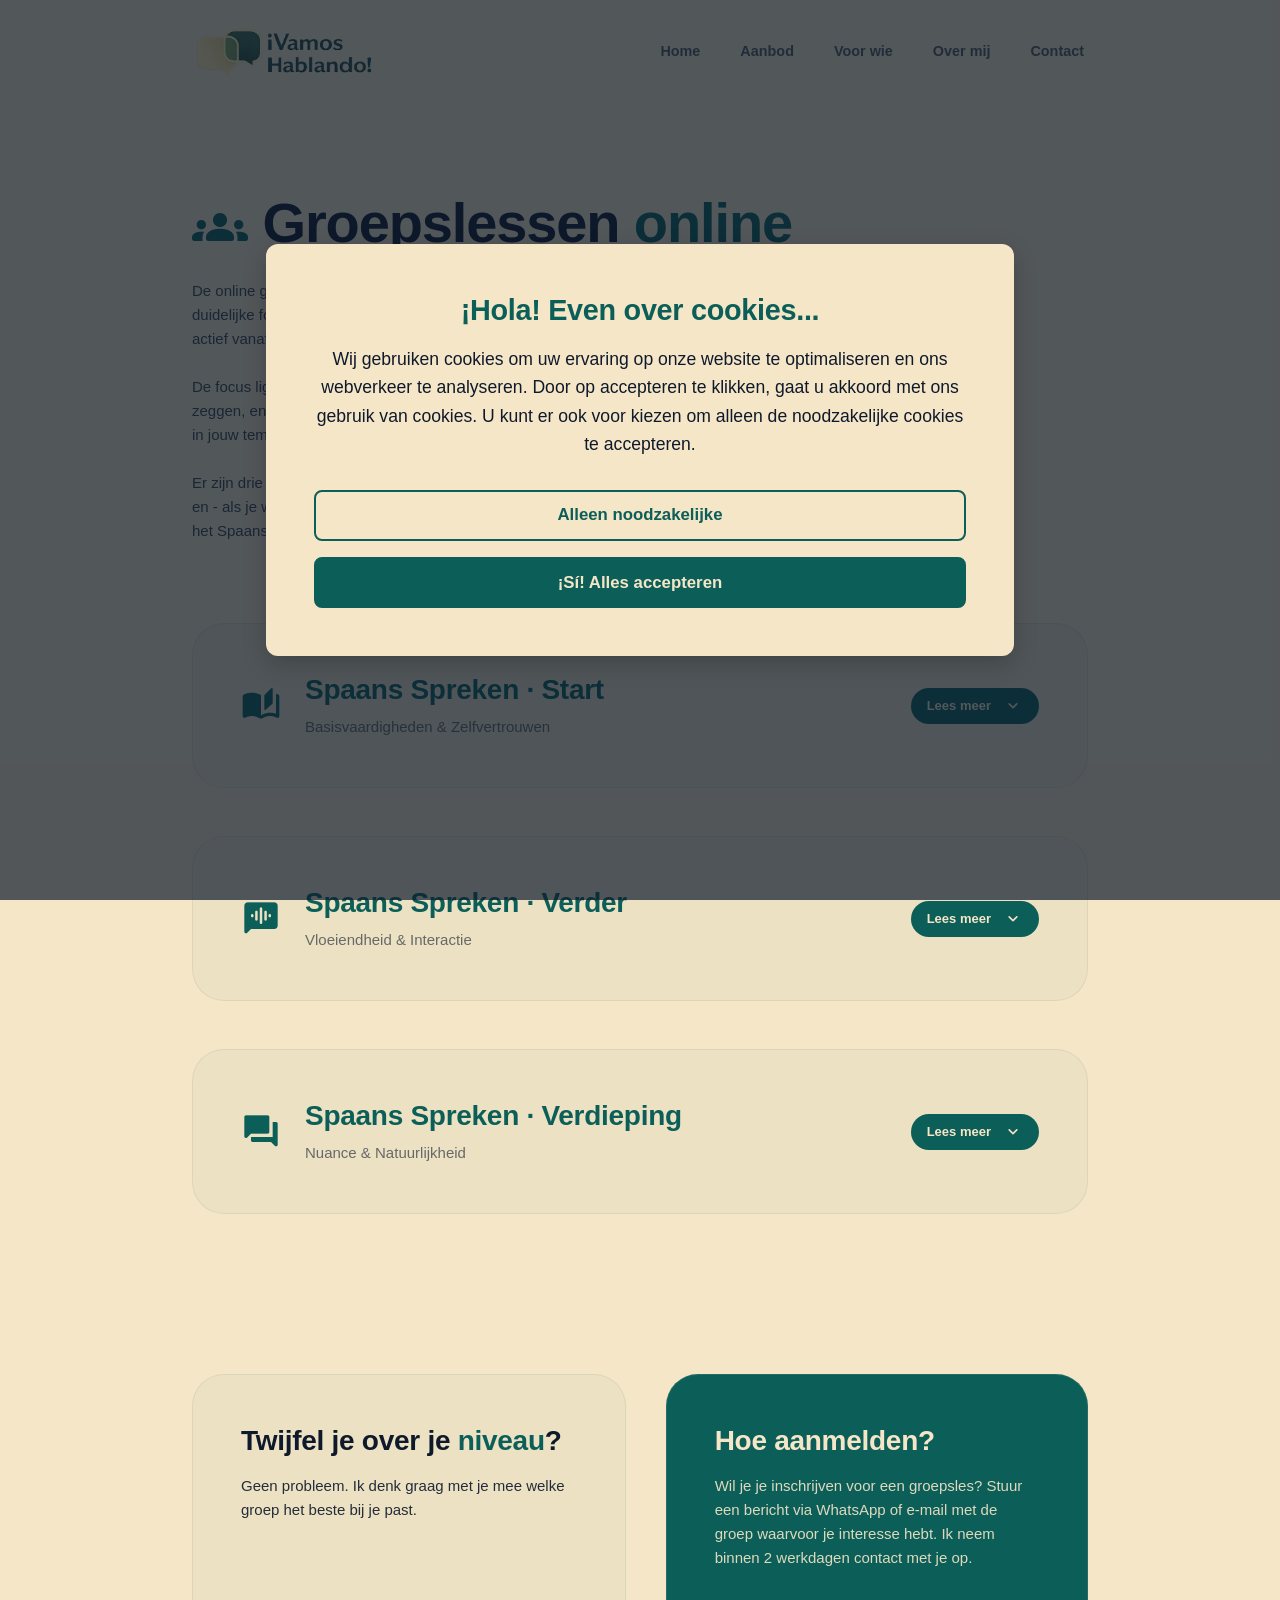
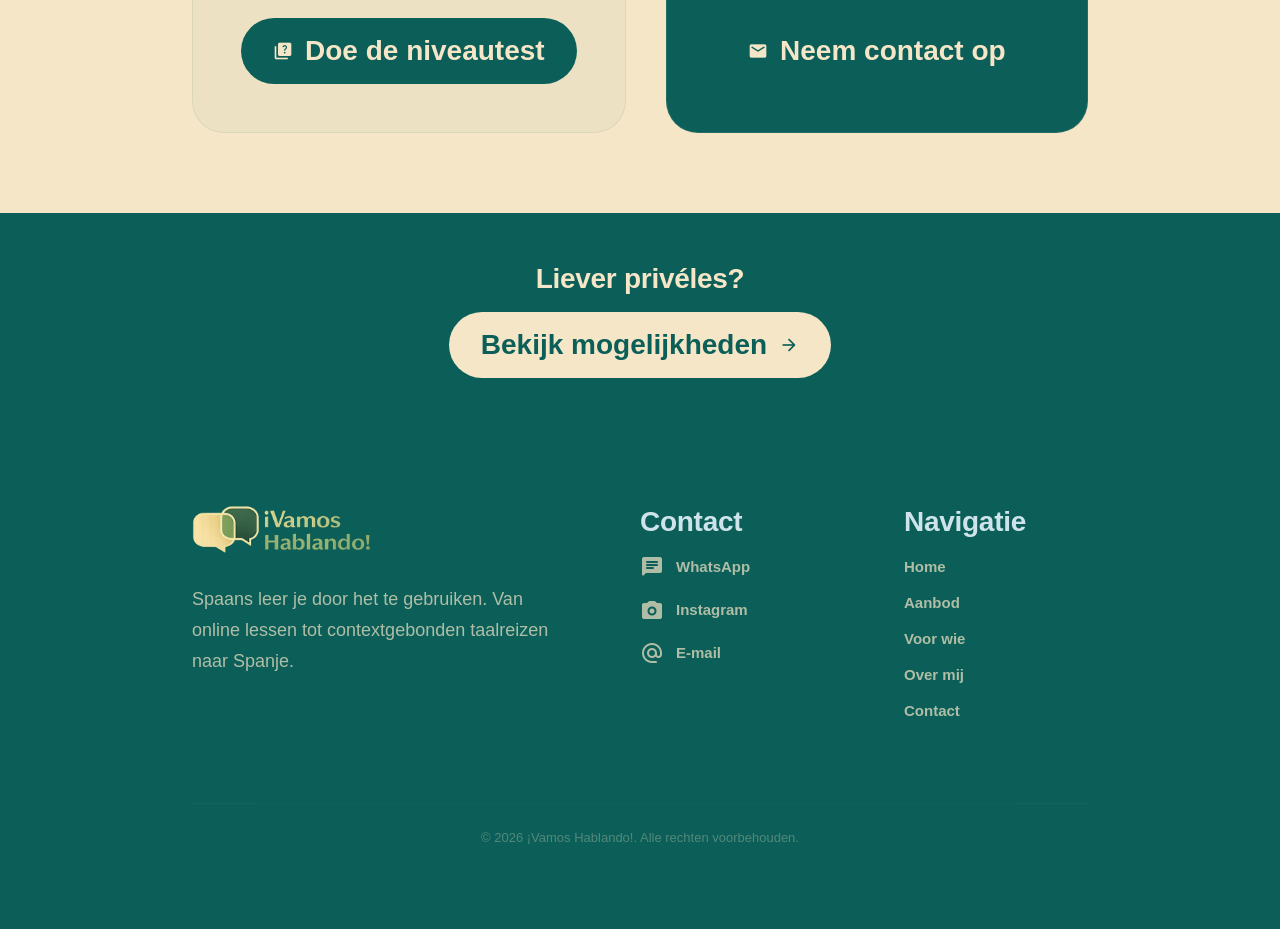
<file: groepslessen.html>
<!DOCTYPE html>
<html lang="nl">

<head>
<!-- Google Consent Mode v2 Default -->
<script>
  window.dataLayer = window.dataLayer || [];
  function gtag(){dataLayer.push(arguments);}
  gtag('consent', 'default', {
    'ad_storage': 'denied',
    'ad_user_data': 'denied',
    'ad_personalization': 'denied',
    'analytics_storage': 'denied',
    'personalization_storage': 'denied',
    'functionality_storage': 'denied',
    'security_storage': 'granted',
    'wait_for_update': 500
  });
</script>
<!-- End Google Consent Mode v2 Default -->
<!-- Google Tag Manager -->
<script>(function(w,d,s,l,i){w[l]=w[l]||[];w[l].push({'gtm.start':
new Date().getTime(),event:'gtm.js'});var f=d.getElementsByTagName(s)[0],
j=d.createElement(s),dl=l!='dataLayer'?'&l='+l:'';j.async=true;j.src=
'https://www.googletagmanager.com/gtm.js?id='+i+dl;f.parentNode.insertBefore(j,f);
})(window,document,'script','dataLayer','GTM-KTG8NMSM');</script>
<!-- End Google Tag Manager -->
    <meta charset="UTF-8">
    <meta name="viewport" content="width=device-width, initial-scale=1.0">
    <meta name="format-detection" content="telephone=no, date=no, address=no, email=no">
    <meta name="theme-color" content="#F6E6C8">
    <title>Groepslessen - ¡Vamos Hablando!</title>
    <link rel="stylesheet" href="css/style.css">
    <link rel="stylesheet"
        href="https://fonts.googleapis.com/css2?family=Material+Symbols+Rounded:opsz,wght,FILL,GRAD@20..48,100..700,0..1,-50..200" />
    <link rel="stylesheet" href="css/cookie-consent.css">
</head>

<body>
<!-- Google Tag Manager (noscript) -->
<noscript><iframe src="https://www.googletagmanager.com/ns.html?id=GTM-KTG8NMSM"
height="0" width="0" style="display:none;visibility:hidden"></iframe></noscript>
<!-- End Google Tag Manager (noscript) -->
    <nav class="navbar">
        <div class="navbar-container">
            <a href="/" class="logo logo-link" aria-label="¡Vamos Hablando! home">
                <img src="Images/Logo-Donker.png" alt="¡Vamos Hablando! logo" class="logo-image logo-desktop">
                <img src="Images/Klein-Logo-Licht.png" alt="¡Vamos Hablando! small icon" class="logo-image logo-mobile">
            </a>
            <div class="nav-links">
                <a href="/" class="nav-link">Home</a>
                <a href="aanbod" class="nav-link">Aanbod</a>
                <a href="voor-wie" class="nav-link">Voor wie</a>
                <a href="over-mij" class="nav-link">Over mij</a>
                <a href="contact" class="nav-link">Contact</a>
            </div>
            <button class="mobile-menu-toggle" aria-label="Toggle menu">
                <svg xmlns="http://www.w3.org/2000/svg" width="28" height="28" viewBox="0 0 24 24" fill="none"
                    stroke="currentColor" stroke-width="2" stroke-linecap="round" stroke-linejoin="round">
                    <line x1="3" y1="12" x2="21" y2="12"></line>
                    <line x1="3" y1="6" x2="21" y2="6"></line>
                    <line x1="3" y1="18" x2="21" y2="18"></line>
                </svg>
            </button>
        </div>
        <div class="mobile-menu">
            <div class="mobile-menu-header">
                <a href="/" class="logo logo-link" aria-label="¡Vamos Hablando! home">
                    <img src="Images/Logo-Donker.png" alt="¡Vamos Hablando! logo" class="logo-image logo-desktop">
                    <img src="Images/Klein-Logo-Licht.png" alt="¡Vamos Hablando! small icon"
                        class="logo-image logo-mobile">
                </a>
                <button class="mobile-menu-close" aria-label="Close menu">
                    <svg xmlns="http://www.w3.org/2000/svg" width="28" height="28" viewBox="0 0 24 24" fill="none"
                        stroke="currentColor" stroke-width="2" stroke-linecap="round" stroke-linejoin="round">
                        <line x1="18" y1="6" x2="6" y2="18"></line>
                        <line x1="6" y1="6" x2="18" y2="18"></line>
                    </svg>
                </button>
            </div>
            <div class="mobile-nav-links">
                <a href="/" class="mobile-nav-link">
                    <span class="material-symbols-rounded">home</span>
                    Home
                </a>
                <a href="aanbod" class="mobile-nav-link">
                    <span class="material-symbols-rounded">auto_stories</span>
                    Aanbod
                </a>
                <a href="voor-wie" class="mobile-nav-link">
                    <span class="material-symbols-rounded">how_to_reg</span>
                    Voor wie
                </a>
                <a href="over-mij" class="mobile-nav-link">
                    <span class="material-symbols-rounded">person</span>
                    Over mij
                </a>
                <a href="contact" class="mobile-nav-link">
                    <span class="material-symbols-rounded">mail</span>
                    Contact
                </a>
            </div>
            <div class="mobile-footer">
                <p class="accent text-subheading mb-4">¡Vamos Hablando!</p>
                <p class="text-body opacity-60">Spaans leer je door het te gebruiken. Van de eerste kennismaking tot communicatie in Málaga.</p>
            </div>
        </div>
    </nav>

    <main>
        <section class="section section-beige animate-on-scroll">
            <div class="container">
                <h1 class="text-heading mb-6">
                    <span class="material-symbols-rounded accent" style="font-size: inherit;">groups</span>
                    Groepslessen <span class="accent">online</span>
                </h1>
                <div style="display: flex; flex-direction: column; gap: 1.5rem; max-width: 40rem;">
                    <p class="text-body opacity-80">
                        De online groepslessen Spaans zijn opgebouwd als een doorlopend leertraject, met één duidelijke focus: Spaans leren spreken in echte situaties. 
                         Je werkt in kleine groepen en oefent actief vanaf de eerste les, op een manier die past bij jouw niveau en ervaring.
                    </p>
                    <p class="text-body opacity-80">
                        De focus ligt niet op losse grammatica-oefeningen, maar op context en communicatie: wat wil je
                        zeggen, en hoe zeg je dat in het Spaans? Vanaf de eerste les ga je spreken, op jouw niveau en
                        in jouw tempo.
                    </p>
                    <p class="text-body opacity-80">
                        Er zijn drie online lesgroepen: Start, Verder en Verdieping. 
                        Zo kun je instappen waar jij nu staat en - als je wilt - stap voor stap doorgroeien naar meer zelfvertrouwen, nuance en vloeiendheid in het Spaans.
                    </p>
                </div>
            </div>
        </section>

        <!-- Merged Levels Section to remove excessive spacing between cards -->
        <section class="section section-beige animate-on-scroll" style="padding-top: 0;">
            <div class="container">
                <div style="display: flex; flex-direction: column; gap: 3rem;">
                    
                    <!-- Start Accordion -->
                    <div class="accordion-item card-base card-normal" id="niveau-start">
                        <div class="accordion-header">
                            <div style="display: flex; align-items: center; gap: 1.5rem; width: 100%;">
                                <div class="material-symbols-rounded accent" style="font-size: 2.5rem;">auto_stories</div>
                                <div style="flex-grow: 1;">
                                    <h2 class="text-subheading accent mb-1">Spaans Spreken · Start</h2>
                                    <p class="text-body opacity-60">Basisvaardigheden & Zelfvertrouwen</p>
                                </div>
                                <div class="button button-primary button-small" style="pointer-events: none; white-space: nowrap;">
                                    <span class="accordion-toggle-text">Lees meer</span>
                                    <span class="material-symbols-rounded accordion-arrow">expand_more</span>
                                </div>
                            </div>
                        </div>

                        <div class="accordion-content">
                            <div style="display: flex; flex-direction: column; gap: 1.5rem; padding-top: 1.5rem;">
                                <div>
                                    <p class="text-body mb-2">
                                        <span class="font-semibold">Volgende start:</span> 5 augustus 2026 (19:00)
                                    </p>
                                    <p class="text-body">
                                        <span class="font-semibold">Start</span> is voor wie de taal wil leren spreken, maar merkt
                                        dat dit in de praktijk lastig is. De focus ligt op context en communicatie: wat wil je zeggen
                                        en hoe zeg je dat? Vanaf de eerste les ga je spreken.
                                    </p>
                                </div>

                                <ul style="list-style: none; padding: 0; display: flex; flex-direction: column; gap: 0.75rem;">
                                    <li style="display: flex; align-items: center; gap: 0.75rem;" class="text-body opacity-80">
                                        <span class="material-symbols-rounded accent" style="font-size: 1.25rem;">check_circle</span>
                                        Geschikt voor beginners en 'eeuwige beginners'
                                    </li>
                                    <li style="display: flex; align-items: center; gap: 0.75rem;" class="text-body opacity-80">
                                        <span class="material-symbols-rounded accent" style="font-size: 1.25rem;">check_circle</span>
                                        Veel ruimte voor herhaling en interactie
                                    </li>
                                    <li style="display: flex; align-items: center; gap: 0.75rem;" class="text-body opacity-80">
                                        <span class="material-symbols-rounded accent" style="font-size: 1.25rem;">check_circle</span>
                                        Bouwen aan zelfvertrouwen in een veilige groep
                                    </li>
                                </ul>

                                <div class="grid-2" style="gap: 1.5rem;">
                                    <div>
                                        <h3 class="text-body font-semibold mb-4">Wat kun je verwachten?</h3>
                                        <ul style="list-style: none; padding: 0; display: flex; flex-direction: column; gap: 0.75rem;">
                                            <li style="display: flex; align-items: center; gap: 0.75rem;" class="text-body opacity-80">
                                                <span class="material-symbols-rounded accent" style="font-size: 1.25rem;">groups</span>
                                                Kleine groepen (3–7 deelnemers)
                                            </li>
                                            <li style="display: flex; align-items: center; gap: 0.75rem;" class="text-body opacity-80">
                                                <span class="material-symbols-rounded accent" style="font-size: 1.25rem;">chat_bubble</span>
                                                Spreken vanaf de eerste les
                                            </li>
                                            <li style="display: flex; align-items: center; gap: 0.75rem;" class="text-body opacity-80">
                                                <span class="material-symbols-rounded accent" style="font-size: 1.25rem;">coffee</span>
                                                Oefenen met dagelijkse, herkenbare situaties
                                            </li>
                                            <li style="display: flex; align-items: center; gap: 0.75rem;" class="text-body opacity-80">
                                                <span class="material-symbols-rounded accent" style="font-size: 1.25rem;">straighten</span>
                                                Rustige opbouw and duidelijke structuur
                                            </li>
                                            <li style="display: flex; align-items: center; gap: 0.75rem;" class="text-body opacity-80">
                                                <span class="material-symbols-rounded accent" style="font-size: 1.25rem;">feedback</span>
                                                Persoonlijke feedback binnen de groep
                                            </li>
                                        </ul>
                                    </div>
                                    <div>
                                        <h3 class="text-body font-semibold mb-4">Praktisch</h3>
                                        <ul style="list-style: none; padding: 0; display: flex; flex-direction: column; gap: 0.75rem;">
                                            <li style="display: flex; align-items: center; gap: 0.75rem;" class="text-body opacity-80">
                                                <span class="material-symbols-rounded accent" style="font-size: 1.25rem;">event</span>
                                                10 online groepslessen
                                            </li>
                                            <li style="display: flex; align-items: center; gap: 0.75rem;" class="text-body opacity-80">
                                                <span class="material-symbols-rounded accent" style="font-size: 1.25rem;">schedule</span>
                                                90 minuten per les
                                            </li>
                                            <li style="display: flex; align-items: center; gap: 0.75rem;" class="text-body opacity-80">
                                                <span class="material-symbols-rounded accent" style="font-size: 1.25rem;">calendar_month</span>
                                                Eén vaste les per week
                                            </li>
                                            <li style="display: flex; align-items: center; gap: 0.75rem;" class="text-body opacity-80">
                                                <span class="material-symbols-rounded accent" style="font-size: 1.25rem;">start</span>
                                                Start op vaste momenten
                                            </li>
                                        </ul>
                                    </div>
                                </div>

                                <div>
                                    <h3 class="text-body font-semibold mb-4">Tarief</h3>
                                    <div class="card-base card-filled" style="max-width: 80rem; text-align: center;">
                                        <h4 class="text-subheading mb-4">Deelname</h4>
                                        <p class="text-subheading opacity-60" style="text-decoration:line-through; margin-bottom:0.25rem;">€250</p>
                                        <p class="text-heading mb-4">€225 <span class="text-body opacity-60">/ p.p.</span></p>
                                        <p class="text-body opacity-80">Volledig traject</p>
                                    </div>
                                </div>
                            </div>
                        </div>
                    </div>

                    <!-- Verder Accordion -->
                    <div class="accordion-item card-base card-normal" id="niveau-verder">
                        <div class="accordion-header">
                            <div style="display: flex; align-items: center; gap: 1.5rem; width: 100%;">
                                <div class="material-symbols-rounded accent" style="font-size: 2.5rem;">voice_chat</div>
                                <div style="flex-grow: 1;">
                                    <h2 class="text-subheading accent mb-1">Spaans Spreken · Verder</h2>
                                    <p class="text-body opacity-60">Vloeiendheid & Interactie</p>
                                </div>
                                <div class="button button-primary button-small" style="pointer-events: none; white-space: nowrap;">
                                    <span class="accordion-toggle-text">Lees meer</span>
                                    <span class="material-symbols-rounded accordion-arrow">expand_more</span>
                                </div>
                            </div>
                        </div>

                        <div class="accordion-content">
                            <div style="display: flex; flex-direction: column; gap: 1.5rem; padding-top: 1.5rem;">
                                <div>
                                    <p class="text-body mb-2">
                                        <span class="font-semibold">Volgende start:</span> n.t.b.
                                    </p>
                                    <p class="text-body">
                                        <span class="font-semibold">Verder</span> is voor wie al basiskennis heeft, maar meer
                                        vlieguren wil maken. Je kunt eenvoudige zinnen maken, maar wilt vloeiender en met meer
                                        vertrouwen leren communiceren.
                                    </p>
                                </div>

                                <ul style="list-style: none; padding: 0; display: flex; flex-direction: column; gap: 0.75rem;">
                                    <li style="display: flex; align-items: center; gap: 0.75rem;" class="text-body opacity-80">
                                        <span class="material-symbols-rounded accent" style="font-size: 1.25rem;">check_circle</span>
                                        Langere zinnen en korte gesprekken
                                    </li>
                                    <li style="display: flex; align-items: center; gap: 0.75rem;" class="text-body opacity-80">
                                        <span class="material-symbols-rounded accent" style="font-size: 1.25rem;">check_circle</span>
                                        Focus op spreken, niet op grammatica-uitleg
                                    </li>
                                    <li style="display: flex; align-items: center; gap: 0.75rem;" class="text-body opacity-80">
                                        <span class="material-symbols-rounded accent" style="font-size: 1.25rem;">check_circle</span>
                                        Leren van elkaar in een open sfeer
                                    </li>
                                </ul>

                                <div class="grid-2" style="gap: 1.5rem;">
                                    <div>
                                        <h3 class="text-body font-semibold mb-4">Wat kun je verwachten?</h3>
                                        <ul style="list-style: none; padding: 0; display: flex; flex-direction: column; gap: 0.75rem;">
                                            <li style="display: flex; align-items: center; gap: 0.75rem;" class="text-body opacity-80">
                                                <span class="material-symbols-rounded accent" style="font-size: 1.25rem;">groups</span>
                                                Kleine groepen (3-7 deelnemers)
                                            </li>
                                            <li style="display: flex; align-items: center; gap: 0.75rem;" class="text-body opacity-80">
                                                <span class="material-symbols-rounded accent" style="font-size: 1.25rem;">record_voice_over</span>
                                                Veel actieve spreektijd
                                            </li>
                                            <li style="display: flex; align-items: center; gap: 0.75rem;" class="text-body opacity-80">
                                                <span class="material-symbols-rounded accent" style="font-size: 1.25rem;">menu_book</span>
                                                Verdieping van woordenschat en zinsbouw
                                            </li>
                                            <li style="display: flex; align-items: center; gap: 0.75rem;" class="text-body opacity-80">
                                                <span class="material-symbols-rounded accent" style="font-size: 1.25rem;">feedback</span>
                                                Persoonlijke feedback en interactie
                                            </li>
                                        </ul>
                                    </div>
                                    <div>
                                        <h3 class="text-body font-semibold mb-4">Praktisch</h3>
                                        <ul style="list-style: none; padding: 0; display: flex; flex-direction: column; gap: 0.75rem;">
                                            <li style="display: flex; align-items: center; gap: 0.75rem;" class="text-body opacity-80">
                                                <span class="material-symbols-rounded accent" style="font-size: 1.25rem;">event</span>
                                                10 online groepslessen
                                            </li>
                                            <li style="display: flex; align-items: center; gap: 0.75rem;" class="text-body opacity-80">
                                                <span class="material-symbols-rounded accent" style="font-size: 1.25rem;">schedule</span>
                                                90 minuten per les
                                            </li>
                                            <li style="display: flex; align-items: center; gap: 0.75rem;" class="text-body opacity-80">
                                                <span class="material-symbols-rounded accent" style="font-size: 1.25rem;">calendar_month</span>
                                                Eén vaste les per week
                                            </li>
                                            <li style="display: flex; align-items: center; gap: 0.75rem;" class="text-body opacity-80">
                                                <span class="material-symbols-rounded accent" style="font-size: 1.25rem;">start</span>
                                                Start op vaste momenten
                                            </li>
                                        </ul>
                                    </div>
                                </div>

                                <div>
                                    <h3 class="text-body font-semibold mb-4">Tarief</h3>
                                    <div class="card-base card-filled" style="max-width: 80rem; text-align: center;">
                                        <h4 class="text-subheading mb-4">Deelname</h4>
                                        <p class="text-heading mb-4">€250 <span class="text-body opacity-60">/ p.p.</span></p>
                                        <p class="text-body opacity-80">Volledig traject</p>
                                    </div>
                                </div>
                            </div>
                        </div>
                    </div>

                    <!-- Verdieping Accordion -->
                    <div class="accordion-item card-base card-normal" id="niveau-verdieping">
                        <div class="accordion-header">
                            <div style="display: flex; align-items: center; gap: 1.5rem; width: 100%;">
                                <div class="material-symbols-rounded accent" style="font-size: 2.5rem;">forum</div>
                                <div style="flex-grow: 1;">
                                    <h2 class="text-subheading accent mb-1">Spaans Spreken · Verdieping</h2>
                                    <p class="text-body opacity-60">Nuance & Natuurlijkheid</p>
                                </div>
                                <div class="button button-primary button-small" style="pointer-events: none; white-space: nowrap;">
                                    <span class="accordion-toggle-text">Lees meer</span>
                                    <span class="material-symbols-rounded accordion-arrow">expand_more</span>
                                </div>
                            </div>
                        </div>

                        <div class="accordion-content">
                            <div style="display: flex; flex-direction: column; gap: 1.5rem; padding-top: 1.5rem;">
                                <div>
                                    <p class="text-body mb-2">
                                        <span class="font-semibold">Volgende start:</span> n.t.b.
                                    </p>
                                    <p class="text-body">
                                        <span class="font-semibold">Verdieping</span> is voor wie al redelijk zelfstandig spreekt,
                                        maar diepgang zoekt. Je wilt natuurlijker reageren, nuanceren en je zekerder voelen in
                                        onvoorspelbare situaties.
                                    </p>
                                </div>

                                <ul style="list-style: none; padding: 0; display: flex; flex-direction: column; gap: 0.75rem;">
                                    <li style="display: flex; align-items: center; gap: 0.75rem;" class="text-body opacity-80">
                                        <span class="material-symbols-rounded accent" style="font-size: 1.25rem;">check_circle</span>
                                        Langere gesprekken en discussies
                                    </li>
                                    <li style="display: flex; align-items: center; gap: 0.75rem;" class="text-body opacity-80">
                                        <span class="material-symbols-rounded accent" style="font-size: 1.25rem;">check_circle</span>
                                        Meningen verwoorden en ervaringen delen
                                    </li>
                                    <li style="display: flex; align-items: center; gap: 0.75rem;" class="text-body opacity-80">
                                        <span class="material-symbols-rounded accent" style="font-size: 1.25rem;">check_circle</span>
                                        Werken aan persoonlijke leerpunten
                                    </li>
                                </ul>

                                <div class="grid-2" style="gap: 1.5rem;">
                                    <div>
                                        <h3 class="text-body font-semibold mb-4">Wat kun je verwachten?</h3>
                                        <ul style="list-style: none; padding: 0; display: flex; flex-direction: column; gap: 0.75rem;">
                                            <li style="display: flex; align-items: center; gap: 0.75rem;" class="text-body opacity-80">
                                                <span class="material-symbols-rounded accent" style="font-size: 1.25rem;">groups</span>
                                                Kleine groepen (3-7 deelnemers)
                                            </li>
                                            <li style="display: flex; align-items: center; gap: 0.75rem;" class="text-body opacity-80">
                                                <span class="material-symbols-rounded accent" style="font-size: 1.25rem;">forum</span>
                                                Veel spreektijd en interactie
                                            </li>
                                            <li style="display: flex; align-items: center; gap: 0.75rem;" class="text-body opacity-80">
                                                <span class="material-symbols-rounded accent" style="font-size: 1.25rem;">psychology</span>
                                                Complexere situaties en thema's
                                            </li>
                                            <li style="display: flex; align-items: center; gap: 0.75rem;" class="text-body opacity-80">
                                                <span class="material-symbols-rounded accent" style="font-size: 1.25rem;">tune</span>
                                                Nuance en natuurlijk taalgebruik
                                            </li>
                                        </ul>
                                    </div>
                                    <div>
                                        <h3 class="text-body font-semibold mb-4">Praktisch</h3>
                                        <ul style="list-style: none; padding: 0; display: flex; flex-direction: column; gap: 0.75rem;">
                                            <li style="display: flex; align-items: center; gap: 0.75rem;" class="text-body opacity-80">
                                                <span class="material-symbols-rounded accent" style="font-size: 1.25rem;">event</span>
                                                10 online groepslessen
                                            </li>
                                            <li style="display: flex; align-items: center; gap: 0.75rem;" class="text-body opacity-80">
                                                <span class="material-symbols-rounded accent" style="font-size: 1.25rem;">schedule</span>
                                                90 minuten per les
                                            </li>
                                            <li style="display: flex; align-items: center; gap: 0.75rem;" class="text-body opacity-80">
                                                <span class="material-symbols-rounded accent" style="font-size: 1.25rem;">calendar_month</span>
                                                Eén vaste les per week
                                            </li>
                                            <li style="display: flex; align-items: center; gap: 0.75rem;" class="text-body opacity-80">
                                                <span class="material-symbols-rounded accent" style="font-size: 1.25rem;">start</span>
                                                Start op vaste momenten
                                            </li>
                                        </ul>
                                    </div>
                                </div>

                                <div>
                                    <h3 class="text-body font-semibold mb-4">Tarief</h3>
                                    <div class="card-base card-filled" style="max-width: 80rem; text-align: center;">
                                        <h4 class="text-subheading mb-4">Deelname</h4>
                                        <p class="text-heading mb-4">€250 <span class="text-body opacity-60">/ p.p.</span></p>
                                        <p class="text-body opacity-80">Volledig traject</p>
                                    </div>
                                </div>
                            </div>
                        </div>
                    </div>
                </div>
            </div>
        </section>

        <section class="section section-beige animate-on-scroll">
            <div class="container">
                <div class="grid md-grid-cols-2 gap-8">
                    <!-- Twijfel je over je niveau Card -->
                    <div class="card-base card-normal" style="display: flex; flex-direction: column; gap: 1.5rem; justify-content: space-between;">
                        <div>
                            <h2 class="text-subheading mb-4">Twijfel je over je <span class="accent">niveau</span>?</h2>
                            <p class="text-body opacity-90 mb-6">
                                Geen probleem. Ik denk graag met je mee welke groep het beste bij je past.
                            </p>
                        </div>
                        <div style="display: flex; gap: 1rem; flex-wrap: wrap;">
                             <a href="niveautest.html" class="button button-primary" style="width: 100%;">
                                <span class="material-symbols-rounded">quiz</span>
                                Doe de niveautest
                            </a>
                        </div>
                    </div>

                    <!-- Hoe aanmelden Card -->
                    <div class="card-base card-filled" style="display: flex; flex-direction: column; gap: 1.5rem; justify-content: space-between;">
                        <div>
                            <h2 class="text-subheading mb-4">Hoe aanmelden?</h2>
                            <p class="text-body opacity-90 mb-6">
                                Wil je je inschrijven voor een groepsles? Stuur een bericht via WhatsApp of e-mail met de groep
                                waarvoor je interesse hebt. Ik neem binnen 2 werkdagen contact met je op.
                            </p>
                        </div>
                        <a href="contact" class="button button-greenback" style="width: 100%;">
                            <span class="material-symbols-rounded">mail</span>
                            Neem contact op
                        </a>
                    </div>
                </div>
            </div>
        </section>

        <!-- New Section: Banner for Prive les -->
        <section class="section section-green animate-on-scroll" style="padding-top: 3rem; padding-bottom: 3rem;">
            <div class="container text-center">
                <h2 class="text-subheading mb-4 text-soft-cream">Liever privéles?</h2>
                <a href="priveles" class="button button-primary">
                   Bekijk mogelijkheden
                   <span class="material-symbols-rounded">arrow_forward</span>
                </a>
            </div>
        </section>
    </main>

    <footer>
        <div class="footer-container">
            <div class="space-y-6">
                <a href="/" class="footer-logo logo-link" aria-label="¡Vamos Hablando! home">
                    <img src="Images/Logo-Licht.png" alt="¡Vamos Hablando! logo" class="logo-image logo-footer">
                </a>
                <p class="footer-text">
                    Spaans leer je door het te gebruiken. Van online lessen tot contextgebonden taalreizen naar Spanje.
                </p>
            </div>
            <div class="footer-column">
                <h4>Contact</h4>
                <ul class="footer-list">
                    <li><a href="https://wa.me/34614723699" target="_blank" rel="noopener noreferrer" class="footer-link">
                            <span class="material-symbols-rounded icon-sm" aria-hidden="true">chat</span>
                            <span>WhatsApp</span>
                        </a></li>
                    <li><a href="https://instagram.com/vamoshablando.nl" target="_blank" rel="noopener noreferrer" class="footer-link">
                            <span class="material-symbols-rounded icon-sm" aria-hidden="true">photo_camera</span>
                            <span>Instagram</span>
                        </a></li>
                    <li><a href="mailto:info@vamoshablando.nl" target="_blank" rel="noopener noreferrer" class="footer-link">
                            <span class="material-symbols-rounded icon-sm" aria-hidden="true">alternate_email</span>
                            <span>E-mail</span>
                        </a></li>
                </ul>
            </div>
            <div class="footer-column">
                <h4>Navigatie</h4>
                <ul class="footer-list">
                    <li><a href="/" class="footer-link">Home</a></li>
                    <li><a href="aanbod" class="footer-link">Aanbod</a></li>
                    <li><a href="voor-wie" class="footer-link">Voor wie</a></li>
                    <li><a href="over-mij" class="footer-link">Over mij</a></li>
                    <li><a href="contact" class="footer-link">Contact</a></li>
                </ul>
            </div>
        </div>
        <div class="footer-bottom">
            &copy; 2026 ¡Vamos Hablando!. Alle rechten voorbehouden.
        </div>
    </footer>
    <script src="js/main.js"></script>
    <script src="js/cookie-consent.js" defer></script>
</body>

</html>
</file>
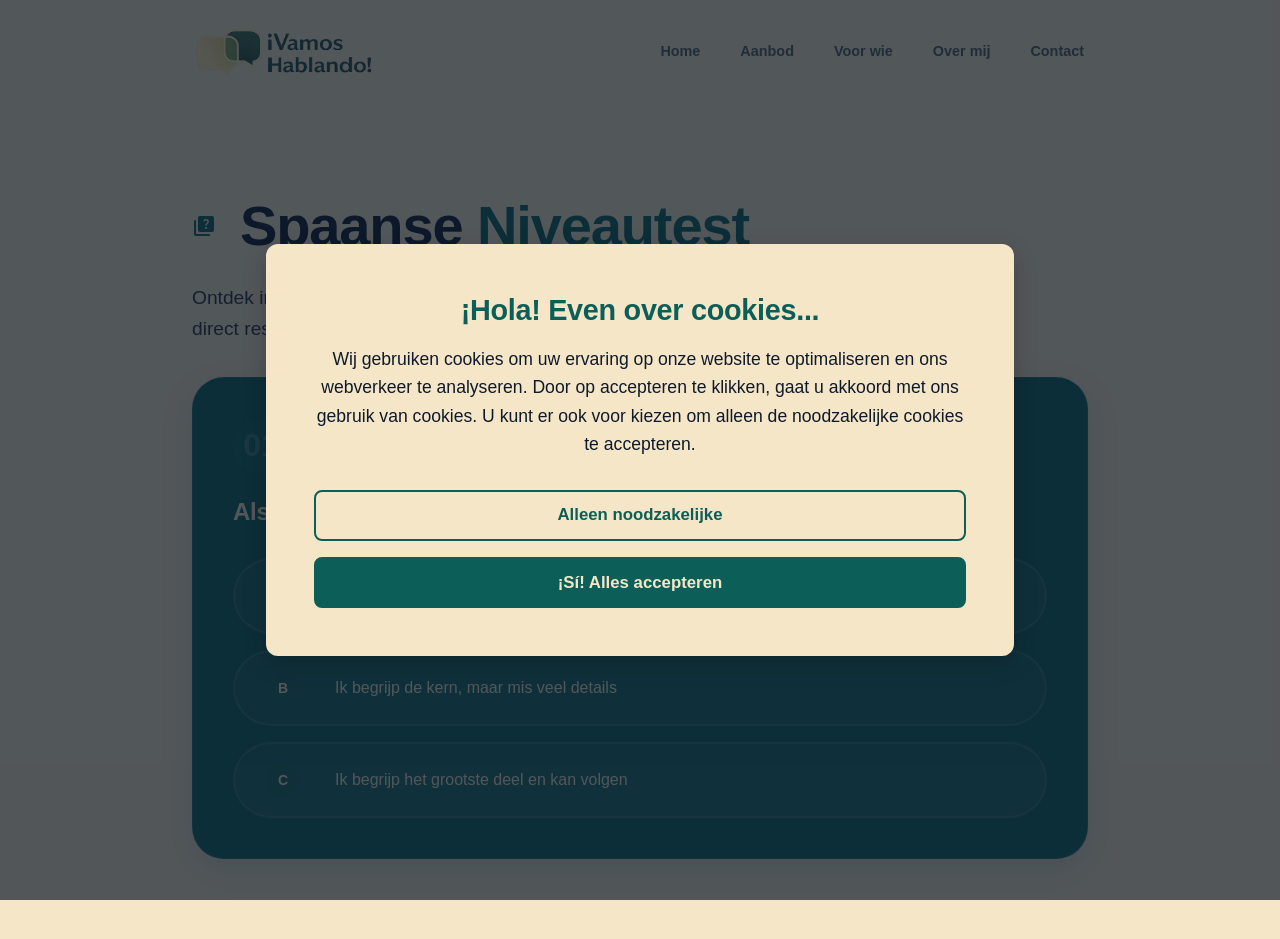
<file: niveautest.html>
<!DOCTYPE html>
<!-- Page: Niveautest — Spanish level self-assessment with 9 questions -->
<html lang="nl">

<head>
<!-- Google Consent Mode v2 Default -->
<script>
  window.dataLayer = window.dataLayer || [];
  function gtag(){dataLayer.push(arguments);}
  gtag('consent', 'default', {
    'ad_storage': 'denied',
    'ad_user_data': 'denied',
    'ad_personalization': 'denied',
    'analytics_storage': 'denied',
    'personalization_storage': 'denied',
    'functionality_storage': 'denied',
    'security_storage': 'granted',
    'wait_for_update': 500
  });
</script>
<!-- End Google Consent Mode v2 Default -->
<!-- Google Tag Manager -->
<script>(function(w,d,s,l,i){w[l]=w[l]||[];w[l].push({'gtm.start':
new Date().getTime(),event:'gtm.js'});var f=d.getElementsByTagName(s)[0],
j=d.createElement(s),dl=l!='dataLayer'?'&l='+l:'';j.async=true;j.src=
'https://www.googletagmanager.com/gtm.js?id='+i+dl;f.parentNode.insertBefore(j,f);
})(window,document,'script','dataLayer','GTM-KTG8NMSM');</script>
<!-- End Google Tag Manager -->
    <meta charset="UTF-8">
    <meta name="viewport" content="width=device-width, initial-scale=1.0">
    <meta name="format-detection" content="telephone=no, date=no, address=no, email=no">
    <meta name="theme-color" content="#F6E6C8">
    <title>Niveautest Spaanse taal - ¡Vamos Hablando!</title>
    <meta name="description" content="Ontdek je Spaanse taalniveau met 9 vragen.">
    <link rel="stylesheet" href="css/style.css">
    <link rel="stylesheet"
        href="https://fonts.googleapis.com/css2?family=Material+Symbols+Rounded:opsz,wght,FILL,GRAD@20..48,100..700,0..1,-50..200" />
    <link rel="stylesheet" href="css/cookie-consent.css">
</head>

<body class="quiz-page">
<!-- Google Tag Manager (noscript) -->
<noscript><iframe src="https://www.googletagmanager.com/ns.html?id=GTM-KTG8NMSM"
height="0" width="0" style="display:none;visibility:hidden"></iframe></noscript>
<!-- End Google Tag Manager (noscript) -->
    <!-- NAV: site header + navigation -->
    <nav class="navbar">
        <div class="navbar-container">
            <a href="/" class="logo logo-link" aria-label="¡Vamos Hablando! home">
                <img src="Images/Logo-Donker.png" alt="¡Vamos Hablando! logo" class="logo-image logo-desktop">
                <img src="Images/Klein-Logo-Licht.png" alt="¡Vamos Hablando! small icon" class="logo-image logo-mobile">
            </a>
            <div class="nav-links">
                <a href="/" class="nav-link">Home</a>
                <a href="aanbod" class="nav-link">Aanbod</a>
                <a href="voor-wie" class="nav-link">Voor wie</a>
                <a href="over-mij" class="nav-link">Over mij</a>
                <a href="contact" class="nav-link">Contact</a>
            </div>
            <button class="mobile-menu-toggle" aria-label="Toggle menu">
                <svg xmlns="http://www.w3.org/2000/svg" width="28" height="28" viewBox="0 0 24 24" fill="none"
                    stroke="currentColor" stroke-width="2" stroke-linecap="round" stroke-linejoin="round">
                    <line x1="3" y1="12" x2="21" y2="12"></line>
                    <line x1="3" y1="6" x2="21" y2="6"></line>
                    <line x1="3" y1="18" x2="21" y2="18"></line>
                </svg>
            </button>
        </div>
        <div class="mobile-menu">
            <div class="mobile-menu-header">
                <a href="/" class="logo logo-link" aria-label="¡Vamos Hablando! home">
                    <img src="Images/Logo-Donker.png" alt="¡Vamos Hablando! logo" class="logo-image logo-desktop">
                    <img src="Images/Klein-Logo-Licht.png" alt="¡Vamos Hablando! small icon" class="logo-image logo-mobile">
                </a>
                <button class="mobile-menu-close" aria-label="Close menu">
                    <svg xmlns="http://www.w3.org/2000/svg" width="28" height="28" viewBox="0 0 24 24" fill="none"
                        stroke="currentColor" stroke-width="2" stroke-linecap="round" stroke-linejoin="round">
                        <line x1="18" y1="6" x2="6" y2="18"></line>
                        <line x1="6" y1="6" x2="18" y2="18"></line>
                    </svg>
                </button>
            </div>
            <div class="mobile-nav-links">
                <a href="/" class="mobile-nav-link">Home</a>
                <a href="aanbod" class="mobile-nav-link">Aanbod</a>
                <a href="voor-wie" class="mobile-nav-link">Voor wie</a>
                <a href="over-mij" class="mobile-nav-link">Over mij</a>
                <a href="contact" class="mobile-nav-link">Contact</a>
            </div>
        </div>
    </nav>

    <!-- MAIN CONTENT -->
    <main>
        <!-- NIVEAUTEST INTRO + QUIZ -->
        <section class="section section-beige pt-24 animate-on-scroll">
            <div class="section-container max-w-4xl quiz-layout space-y-8">
                <!-- Intro text -->
                <div class="space-y-6">
                    <h1 class="text-heading leading-tight flex items-center gap-6">
                        <span class="material-symbols-rounded heading-icon" aria-hidden="true">quiz</span>
                        <span>Spaanse <span class="accent">Niveautest</span></span>
                    </h1>
                    <p class="text-lead opacity-90 leading-relaxed max-w-2xl">
                        Ontdek in 9 vragen welk leertraject het beste bij jou past. Doe de test en krijg direct resultaat en een persoonlijk advies.
                    </p>
                </div>

                <!-- Quiz Stepper Container -->
                <div class="quiz-stepper" id="quiz-stepper" aria-hidden="false">

                    <!-- Question 1: Understanding spoken Spanish -->
                    <div class="quiz-step active" data-question="1">
                        <div class="quiz-step-card">
                            <div class="quiz-step-header">
                                <span class="quiz-step-number">01</span>
                                <span class="quiz-step-label">Luistervaardigheid</span>
                            </div>
                            <h2 class="quiz-step-question">Als iemand rustig Spaans tegen je praat, wat gebeurt er meestal?</h2>
                            <div class="quiz-step-options">
                                <label class="quiz-step-option">
                                    <input type="radio" name="q1" value="1">
                                    <span class="quiz-option-letter">A</span>
                                    <span class="quiz-option-text">Ik begrijp losse woorden of helemaal niets</span>
                                </label>
                                <label class="quiz-step-option">
                                    <input type="radio" name="q1" value="2">
                                    <span class="quiz-option-letter">B</span>
                                    <span class="quiz-option-text">Ik begrijp de kern, maar mis veel details</span>
                                </label>
                                <label class="quiz-step-option">
                                    <input type="radio" name="q1" value="3">
                                    <span class="quiz-option-letter">C</span>
                                    <span class="quiz-option-text">Ik begrijp het grootste deel en kan volgen</span>
                                </label>
                            </div>
                        </div>
                    </div>

                    <!-- Question 2: Dealing with unknown words -->
                    <div class="quiz-step" data-question="2">
                        <div class="quiz-step-card">
                            <div class="quiz-step-header">
                                <span class="quiz-step-number">02</span>
                                <span class="quiz-step-label">Onbekende woorden</span>
                            </div>
                            <h2 class="quiz-step-question">Hoe ga je om met onbekende woorden in een gesprek?</h2>
                            <div class="quiz-step-options">
                                <label class="quiz-step-option">
                                    <input type="radio" name="q2" value="1">
                                    <span class="quiz-option-letter">A</span>
                                    <span class="quiz-option-text">Dan raak ik het gesprek kwijt</span>
                                </label>
                                <label class="quiz-step-option">
                                    <input type="radio" name="q2" value="2">
                                    <span class="quiz-option-letter">B</span>
                                    <span class="quiz-option-text">Ik blijf globaal volgen</span>
                                </label>
                                <label class="quiz-step-option">
                                    <input type="radio" name="q2" value="3">
                                    <span class="quiz-option-letter">C</span>
                                    <span class="quiz-option-text">Ik kan vaak uit de context afleiden wat bedoeld wordt</span>
                                </label>
                            </div>
                        </div>
                    </div>

                    <!-- Question 3: Simple dialogues -->
                    <div class="quiz-step" data-question="3">
                        <div class="quiz-step-card">
                            <div class="quiz-step-header">
                                <span class="quiz-step-number">03</span>
                                <span class="quiz-step-label">Eenvoudige dialoog</span>
                            </div>
                            <h2 class="quiz-step-question">Kun je deelnemen aan een eenvoudige dialoog (bijv. kennismaken, iets bestellen)?</h2>
                            <div class="quiz-step-options">
                                <label class="quiz-step-option">
                                    <input type="radio" name="q3" value="1">
                                    <span class="quiz-option-letter">A</span>
                                    <span class="quiz-option-text">Nee, dat lukt nauwelijks</span>
                                </label>
                                <label class="quiz-step-option">
                                    <input type="radio" name="q3" value="2">
                                    <span class="quiz-option-letter">B</span>
                                    <span class="quiz-option-text">Ja, met korte zinnen en veel nadenken</span>
                                </label>
                                <label class="quiz-step-option">
                                    <input type="radio" name="q3" value="3">
                                    <span class="quiz-option-letter">C</span>
                                    <span class="quiz-option-text">Ja, redelijk vanzelfsprekend</span>
                                </label>
                            </div>
                        </div>
                    </div>

                    <!-- Question 4: Speaking spontaneously -->
                    <div class="quiz-step" data-question="4">
                        <div class="quiz-step-card">
                            <div class="quiz-step-header">
                                <span class="quiz-step-number">04</span>
                                <span class="quiz-step-label">Spontaan spreken</span>
                            </div>
                            <h2 class="quiz-step-question">Hoe voelt spreken in het moment?</h2>
                            <div class="quiz-step-options">
                                <label class="quiz-step-option">
                                    <input type="radio" name="q4" value="1">
                                    <span class="quiz-option-letter">A</span>
                                    <span class="quiz-option-text">Ik weet vaak niet wat ik moet zeggen</span>
                                </label>
                                <label class="quiz-step-option">
                                    <input type="radio" name="q4" value="2">
                                    <span class="quiz-option-letter">B</span>
                                    <span class="quiz-option-text">Het lukt, maar langzaam</span>
                                </label>
                                <label class="quiz-step-option">
                                    <input type="radio" name="q4" value="3">
                                    <span class="quiz-option-letter">C</span>
                                    <span class="quiz-option-text">Ik kan reageren zonder alles vooraf te bedenken</span>
                                </label>
                            </div>
                        </div>
                    </div>

                    <!-- Question 5: Unexpected changes -->
                    <div class="quiz-step" data-question="5">
                        <div class="quiz-step-card">
                            <div class="quiz-step-header">
                                <span class="quiz-step-number">05</span>
                                <span class="quiz-step-label">Flexibiliteit</span>
                            </div>
                            <h2 class="quiz-step-question">Wat gebeurt er als het gesprek iets afwijkt van wat je verwacht?</h2>
                            <div class="quiz-step-options">
                                <label class="quiz-step-option">
                                    <input type="radio" name="q5" value="1">
                                    <span class="quiz-option-letter">A</span>
                                    <span class="quiz-option-text">Dan loop ik vast</span>
                                </label>
                                <label class="quiz-step-option">
                                    <input type="radio" name="q5" value="2">
                                    <span class="quiz-option-letter">B</span>
                                    <span class="quiz-option-text">Ik probeer me te redden</span>
                                </label>
                                <label class="quiz-step-option">
                                    <input type="radio" name="q5" value="3">
                                    <span class="quiz-option-letter">C</span>
                                    <span class="quiz-option-text">Ik kan meestal blijven meedoen</span>
                                </label>
                            </div>
                        </div>
                    </div>

                    <!-- Question 6: Support needed -->
                    <div class="quiz-step" data-question="6">
                        <div class="quiz-step-card">
                            <div class="quiz-step-header">
                                <span class="quiz-step-number">06</span>
                                <span class="quiz-step-label">Ondersteuning</span>
                            </div>
                            <h2 class="quiz-step-question">Hoeveel steun heb je nodig tijdens het spreken?</h2>
                            <div class="quiz-step-options">
                                <label class="quiz-step-option">
                                    <input type="radio" name="q6" value="1">
                                    <span class="quiz-option-letter">A</span>
                                    <span class="quiz-option-text">Veel begeleiding en herhaling</span>
                                </label>
                                <label class="quiz-step-option">
                                    <input type="radio" name="q6" value="2">
                                    <span class="quiz-option-letter">B</span>
                                    <span class="quiz-option-text">Regelmatig houvast</span>
                                </label>
                                <label class="quiz-step-option">
                                    <input type="radio" name="q6" value="3">
                                    <span class="quiz-option-letter">C</span>
                                    <span class="quiz-option-text">Beperkte ondersteuning</span>
                                </label>
                            </div>
                        </div>
                    </div>

                    <!-- Question 7: Coping when a word is missing -->
                    <div class="quiz-step" data-question="7">
                        <div class="quiz-step-card">
                            <div class="quiz-step-header">
                                <span class="quiz-step-number">07</span>
                                <span class="quiz-step-label">Oplossend vermogen</span>
                            </div>
                            <h2 class="quiz-step-question">Wat doe je als je iets wilt zeggen, maar niet op het juiste woord komt?</h2>
                            <div class="quiz-step-options">
                                <label class="quiz-step-option">
                                    <input type="radio" name="q7" value="1">
                                    <span class="quiz-option-letter">A</span>
                                    <span class="quiz-option-text">Ik loop vast en zeg niets</span>
                                </label>
                                <label class="quiz-step-option">
                                    <input type="radio" name="q7" value="2">
                                    <span class="quiz-option-letter">B</span>
                                    <span class="quiz-option-text">Ik probeer het anders te verwoorden</span>
                                </label>
                                <label class="quiz-step-option">
                                    <input type="radio" name="q7" value="3">
                                    <span class="quiz-option-letter">C</span>
                                    <span class="quiz-option-text">Ik blijf praten en los het op met andere woorden</span>
                                </label>
                            </div>
                        </div>
                    </div>

                    <!-- Question 8: Learning goal -->
                    <div class="quiz-step" data-question="8">
                        <div class="quiz-step-card">
                            <div class="quiz-step-header">
                                <span class="quiz-step-number">08</span>
                                <span class="quiz-step-label">Doel</span>
                            </div>
                            <h2 class="quiz-step-question">Wat wil je vooral leren?</h2>
                            <div class="quiz-step-options">
                                <label class="quiz-step-option">
                                    <input type="radio" name="q8" value="1">
                                    <span class="quiz-option-letter">A</span>
                                    <span class="quiz-option-text">Meedoen aan eenvoudige communicatie</span>
                                </label>
                                <label class="quiz-step-option">
                                    <input type="radio" name="q8" value="2">
                                    <span class="quiz-option-letter">B</span>
                                    <span class="quiz-option-text">Zelfverzekerder en vlotter reageren</span>
                                </label>
                                <label class="quiz-step-option">
                                    <input type="radio" name="q8" value="3">
                                    <span class="quiz-option-letter">C</span>
                                    <span class="quiz-option-text">Vrijer en gevarieerder communiceren</span>
                                </label>
                            </div>
                        </div>
                    </div>



                    <!-- Question 9: Current challenge -->
                    <div class="quiz-step" data-question="9">
                        <div class="quiz-step-card">
                            <div class="quiz-step-header">
                                <span class="quiz-step-number">09</span>
                                <span class="quiz-step-label">Huidige uitdaging</span>
                            </div>
                            <h2 class="quiz-step-question">Waar loop je nu tegenaan?</h2>
                            <div class="quiz-step-options">
                                <label class="quiz-step-option">
                                    <input type="radio" name="q9" value="1">
                                    <span class="quiz-option-letter">A</span>
                                    <span class="quiz-option-text">Ik kom niet goed op gang</span>
                                </label>
                                <label class="quiz-step-option">
                                    <input type="radio" name="q9" value="2">
                                    <span class="quiz-option-letter">B</span>
                                    <span class="quiz-option-text">Ik wil uitbreiden wat ik al kan</span>
                                </label>
                                <label class="quiz-step-option">
                                    <input type="radio" name="q9" value="3">
                                    <span class="quiz-option-letter">C</span>
                                    <span class="quiz-option-text">Ik wil verfijnen en verdiepen</span>
                                </label>
                            </div>
                        </div>
                    </div>

                    <!-- Results Screen -->
                    <div class="quiz-step quiz-results-screen" id="quiz-results">
                        <div class="quiz-results-card">
                            <div class="quiz-results-recommendation" id="results-recommendation">
                                <span class="material-symbols-rounded" style="font-size: 2.5rem; margin-bottom: 0.5rem; color: var(--color-light-blue);">workspace_premium</span>
                                <span class="recommendation-label">Onze aanbeveling:</span>
                                <span class="recommendation-level" id="result-level">Start Groep</span>
                            </div>

                            <p class="quiz-results-explanation text-body opacity-90 mb-10" id="result-explanation">
                                Je richt je op het opbouwen van basiskennis: begrijpen, reageren en meedoen aan eenvoudige communicatie.
                            </p>

                            <div class="quiz-results-actions">
                                <a href="groepslessen" class="button button-primary" id="result-link">
                                    <span class="material-symbols-rounded">school</span>
                                    Bekijk dit niveau
                                </a>
                                <a href="#" class="button button-outline" id="request-advice-btn">
                                    <span class="material-symbols-rounded">mail</span>
                                    Vraag advies
                                </a>
                            </div>

                            <div class="quiz-advice-panel" id="quiz-advice-panel" aria-hidden="true">
                                <div class="quiz-advice-header">
                                    <span class="material-symbols-rounded" aria-hidden="true">mail</span>
                                    <h3 class="text-subheading">Advies aanvragen</h3>
                                </div>
                                <p class="text-body opacity-90">
                                    Laat je naam en e-mailadres achter, klik op 'Verstuur advies', je stuurt dan een mail naar ons toe met jouw quizresultaten en we nemen binnen 2 werkdagen contact met je op voor een persoonlijk adviesgesprek. 
                                </p>
                                <form class="quiz-advice-form" id="advice-form" novalidate>
                                    <div class="quiz-advice-group">
                                        <label class="quiz-advice-label" for="advice-name">Naam <span class="required">*</span></label>
                                        <input type="text" id="advice-name" name="advice-name" class="quiz-advice-input" placeholder="Je naam" autocomplete="name" required aria-describedby="advice-name-hint">
                                        <span class="quiz-advice-hint" id="advice-name-hint"></span>
                                    </div>
                                    <div class="quiz-advice-group">
                                        <label class="quiz-advice-label" for="advice-email">E-mail <span class="required">*</span></label>
                                        <input type="email" id="advice-email" name="advice-email" class="quiz-advice-input" placeholder="je@email.nl" autocomplete="email" required aria-describedby="advice-email-hint">
                                        <span class="quiz-advice-hint" id="advice-email-hint"></span>
                                    </div>
                                    <button type="submit" class="button button-primary">
                                        <span class="material-symbols-rounded">send</span>
                                        Verstuur advies
                                    </button>
                                </form>
                            </div>
                        </div>
                    </div>

                </div>
            </div>
        </section>
    </main>

    <!-- Scripts -->
    <script src="js/main.js"></script>
    <script src="js/quiz.js"></script>
    <script src="js/cookie-consent.js" defer></script>
</body>

</html>
</file>
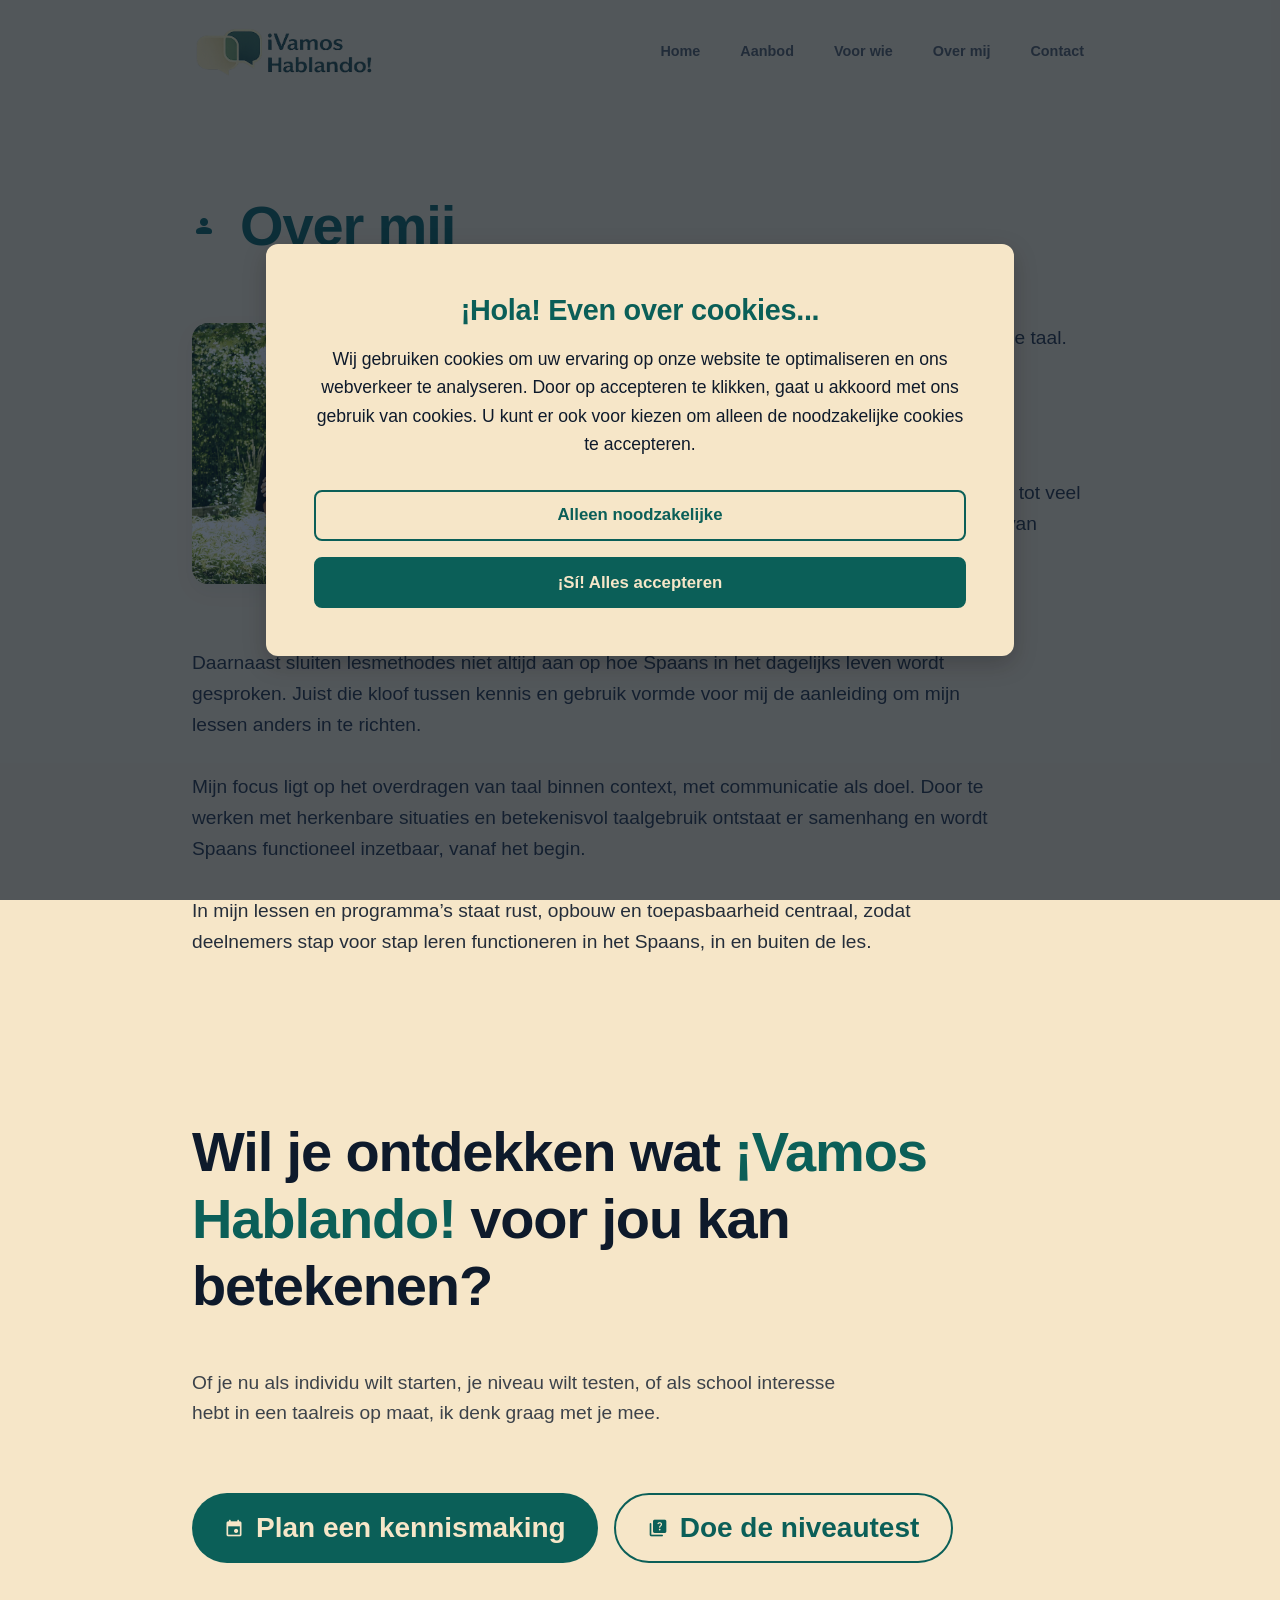
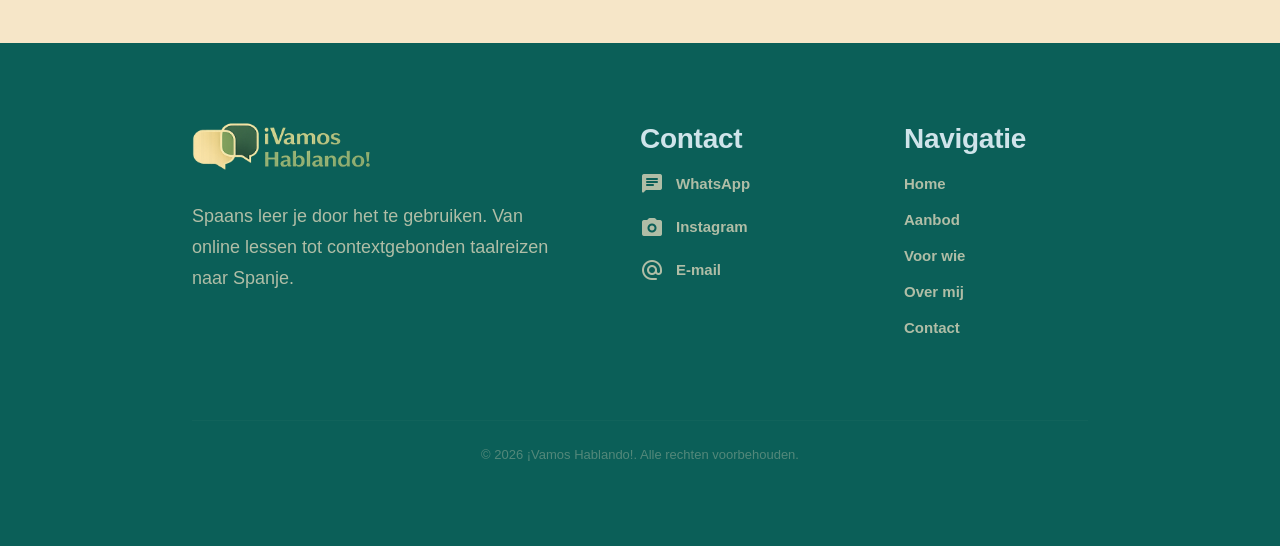
<file: over-mij.html>
<!DOCTYPE html>
<!-- Page: Over mij — Teacher bio, experience and teaching focus -->
<html lang="nl">

<head>
<!-- Google Consent Mode v2 Default -->
<script>
  window.dataLayer = window.dataLayer || [];
  function gtag(){dataLayer.push(arguments);}
  gtag('consent', 'default', {
    'ad_storage': 'denied',
    'ad_user_data': 'denied',
    'ad_personalization': 'denied',
    'analytics_storage': 'denied',
    'personalization_storage': 'denied',
    'functionality_storage': 'denied',
    'security_storage': 'granted',
    'wait_for_update': 500
  });
</script>
<!-- End Google Consent Mode v2 Default -->
<!-- Google Tag Manager -->
<script>(function(w,d,s,l,i){w[l]=w[l]||[];w[l].push({'gtm.start':
new Date().getTime(),event:'gtm.js'});var f=d.getElementsByTagName(s)[0],
j=d.createElement(s),dl=l!='dataLayer'?'&l='+l:'';j.async=true;j.src=
'https://www.googletagmanager.com/gtm.js?id='+i+dl;f.parentNode.insertBefore(j,f);
})(window,document,'script','dataLayer','GTM-KTG8NMSM');</script>
<!-- End Google Tag Manager -->
    <meta charset="UTF-8">
    <meta name="viewport" content="width=device-width, initial-scale=1.0">
    <meta name="format-detection" content="telephone=no, date=no, address=no, email=no">
    <meta name="theme-color" content="#F6E6C8">
    <title>Over mij - ¡Vamos Hablando!</title>
    <link rel="stylesheet" href="css/style.css">
    <link rel="stylesheet"
        href="https://fonts.googleapis.com/css2?family=Material+Symbols+Rounded:opsz,wght,FILL,GRAD@20..48,100..700,0..1,-50..200" />
    <link rel="stylesheet" href="css/cookie-consent.css">
</head>

<body>
<!-- Google Tag Manager (noscript) -->
<noscript><iframe src="https://www.googletagmanager.com/ns.html?id=GTM-KTG8NMSM"
height="0" width="0" style="display:none;visibility:hidden"></iframe></noscript>
<!-- End Google Tag Manager (noscript) -->
    <!-- NAV: site header + navigation (desktop + mobile) -->
    <nav class="navbar">
        <div class="navbar-container">
            <a href="/" class="logo logo-link" aria-label="¡Vamos Hablando! home">
                <img src="Images/Logo-Donker.png" alt="¡Vamos Hablando! logo" class="logo-image logo-desktop">
                <img src="Images/Klein-Logo-Licht.png" alt="¡Vamos Hablando! small icon" class="logo-image logo-mobile">
            </a>
            <div class="nav-links">
                <a href="/" class="nav-link">Home</a>
                <a href="aanbod" class="nav-link">Aanbod</a>
                <a href="voor-wie" class="nav-link">Voor wie</a>
                <a href="over-mij" class="nav-link">Over mij</a>
                <a href="contact" class="nav-link">Contact</a>
            </div>
            <button class="mobile-menu-toggle" aria-label="Toggle menu">
                <svg xmlns="http://www.w3.org/2000/svg" width="28" height="28" viewBox="0 0 24 24" fill="none"
                    stroke="currentColor" stroke-width="2" stroke-linecap="round" stroke-linejoin="round">
                    <line x1="3" y1="12" x2="21" y2="12"></line>
                    <line x1="3" y1="6" x2="21" y2="6"></line>
                    <line x1="3" y1="18" x2="21" y2="18"></line>
                </svg>
            </button>
        </div>
        <div class="mobile-menu">
            <div class="mobile-menu-header">
                <a href="/" class="logo logo-link" aria-label="¡Vamos Hablando! home">
                    <img src="Images/Logo-Donker.png" alt="¡Vamos Hablando! logo" class="logo-image logo-desktop">
                    <img src="Images/Klein-Logo-Licht.png" alt="¡Vamos Hablando! small icon"
                        class="logo-image logo-mobile">
                </a>
                <button class="mobile-menu-close" aria-label="Close menu">
                    <svg xmlns="http://www.w3.org/2000/svg" width="28" height="28" viewBox="0 0 24 24" fill="none"
                        stroke="currentColor" stroke-width="2" stroke-linecap="round" stroke-linejoin="round">
                        <line x1="18" y1="6" x2="6" y2="18"></line>
                        <line x1="6" y1="6" x2="18" y2="18"></line>
                    </svg>
                </button>
            </div>
            <div class="mobile-nav-links">
                <a href="/" class="mobile-nav-link">
                    <span class="material-symbols-rounded">home</span>
                    Home
                </a>
                <a href="aanbod" class="mobile-nav-link">
                    <span class="material-symbols-rounded">auto_stories</span>
                    Aanbod
                </a>
                <a href="voor-wie" class="mobile-nav-link">
                    <span class="material-symbols-rounded">how_to_reg</span>
                    Voor wie
                </a>

                <a href="over-mij" class="mobile-nav-link">
                    <span class="material-symbols-rounded">person</span>
                    Over mij
                </a>
                <a href="contact" class="mobile-nav-link">
                    <span class="material-symbols-rounded">mail</span>
                    Contact
                </a>
            </div>
            <div class="mobile-footer">
                <p class="accent text-subheading mb-4">¡Vamos Hablando!</p>
                <p class="text-body opacity-60 leading-relaxed">Spaans leer je door het te gebruiken. Van de eerste kennismaking tot communicatie in Málaga.</p>
            </div>
        </div>
    </nav>

    <!-- MAIN: profile and teacher information -->
    <main>
        <section class="section section-beige animate-on-scroll" style="transition-duration: 0.3s;">
            <div class="section-container max-w-4xl space-y-16">
                <h1 class="text-heading leading-tight flex items-center gap-6">
                    <span class="material-symbols-rounded heading-icon" aria-hidden="true">person</span>
                    <span class="accent">Over mij</span>
                </h1>

                <!-- PROFILE HERO: teacher photo and short intro -->
                <div class="profile-hero grid md-grid-cols-2 gap-8 items-start">
                    <div class="profile-photo display-flex justify-center">
                        <img src="Images/Foto-Bas-Wanders.png" alt="Docent Bas — docent van ¡Vamos Hablando!"
                            class="docent-photo docent-photo-hero">
                    </div>

                    <div class="space-y-8 text-lead leading-relaxed opacity-90">
                        <p>
                        Mijn naam is <span class="accent">Bas</span> en ik geef al bijna tien jaar les in de Spaanse
                        taal.
                        In die jaren heb ik gewerkt in binnen- en buitenland, met uiteenlopende doelgroepen: van
                        middelbare scholieren tot volwassenen en van klassikaal onderwijs tot privélessen.
                    </p>
                    <p>
                        In mijn werk merkte ik dat traditioneel taalonderwijs vaak leidt tot veel kennis over de taal,
                        maar dat het daadwerkelijk gebruiken ervan achterblijft. 
                    </p>

                     </div>
                </div>

                <div class="space-y-8 text-lead leading-relaxed opacity-90">
                    <p>
                        Daarnaast sluiten lesmethodes niet
                        altijd aan op hoe Spaans in het dagelijks leven wordt gesproken. Juist die kloof tussen kennis
                        en gebruik vormde voor mij de aanleiding om mijn lessen anders in te richten.
                    </p>
            
                    <p>
                        Mijn focus ligt op het overdragen van taal binnen context, met communicatie als doel. Door te
                        werken met herkenbare situaties en betekenisvol taalgebruik ontstaat er samenhang en wordt
                        Spaans functioneel inzetbaar, vanaf het begin.
                    </p>

                    <p>
                        In mijn lessen en programma’s staat rust, opbouw en toepasbaarheid centraal, zodat deelnemers
                        stap voor stap leren functioneren in het Spaans, in en buiten de les.
                    </p>
                </div>
            </div>
        </section>

        <!-- CTA SECTION - REPLACED -->
        <section class="section section-beige section-compact animate-on-scroll">
            <div class="section-container max-w-4xl space-y-12">
                <h2 class="text-heading leading-tight">
                    Wil je ontdekken wat <span class="accent">¡Vamos Hablando!</span> voor jou kan betekenen?
                </h2>
                    <p class="text-lead opacity-80 max-w-2xl">
                    Of je nu als individu wilt starten, je niveau wilt testen, of als school interesse hebt in een taalreis op maat, ik denk
                    graag met je mee.
                </p>
                <div class="pt-4" style="display: flex; gap: 1rem; flex-wrap: wrap; justify-content: flex-start;">
                    <a href="contact" class="button button-primary"><span class="material-symbols-rounded">event</span> Plan een kennismaking</a>
                    <a href="niveautest" class="button button-outline"><span class="material-symbols-rounded">quiz</span> Doe de niveautest</a>
                </div>
            </div>
        </section>
    </main>

    <!-- FOOTER: site footer with navigation and contact links -->
    <footer>
        <div class="footer-container">
            <div class="space-y-6">
                <a href="/" class="footer-logo logo-link" aria-label="¡Vamos Hablando! home">
                    <img src="Images/Logo-Licht.png" alt="¡Vamos Hablando! logo" class="logo-image logo-footer">
                </a>
                <p class="footer-text">
                    Spaans leer je door het te gebruiken. Van online lessen tot contextgebonden taalreizen naar Spanje.
                </p>
            </div>
            <div class="footer-column">
                <h4>Contact</h4>
                <ul class="footer-list">
                    <li><a href="https://wa.me/34614723699" target="_blank" rel="noopener noreferrer" class="footer-link">
                            <span class="material-symbols-rounded icon-sm" aria-hidden="true">chat</span>
                            <span>WhatsApp</span>
                        </a></li>
                    <li><a href="https://instagram.com/vamoshablando.nl" target="_blank" rel="noopener noreferrer" class="footer-link">
                            <span class="material-symbols-rounded icon-sm" aria-hidden="true">photo_camera</span>
                            <span>Instagram</span>
                        </a></li>
                    <li><a href="mailto:info@vamoshablando.nl" target="_blank" rel="noopener noreferrer" class="footer-link">
                            <span class="material-symbols-rounded icon-sm" aria-hidden="true">alternate_email</span>
                            <span>E-mail</span>
                        </a></li>
                </ul>
            </div>
            <div class="footer-column">
                <h4>Navigatie</h4>
                <ul class="footer-list">
                    <li><a href="/" class="footer-link">Home</a></li>
                    <li><a href="aanbod" class="footer-link">Aanbod</a></li>
                    <li><a href="voor-wie" class="footer-link">Voor wie</a></li>
                    <li><a href="over-mij" class="footer-link">Over mij</a></li>
                    <li><a href="contact" class="footer-link">Contact</a></li>
                </ul>
            </div>
        </div>
        <div class="footer-bottom">
            &copy; 2026 ¡Vamos Hablando!. Alle rechten voorbehouden.
        </div>
    </footer>
    <!-- Scripts: main JS for UI interactions (mobile menu, nav scroll, active links) -->
    <script src="js/main.js"></script>
    <script src="js/cookie-consent.js" defer></script>
</body>

</html>
</file>
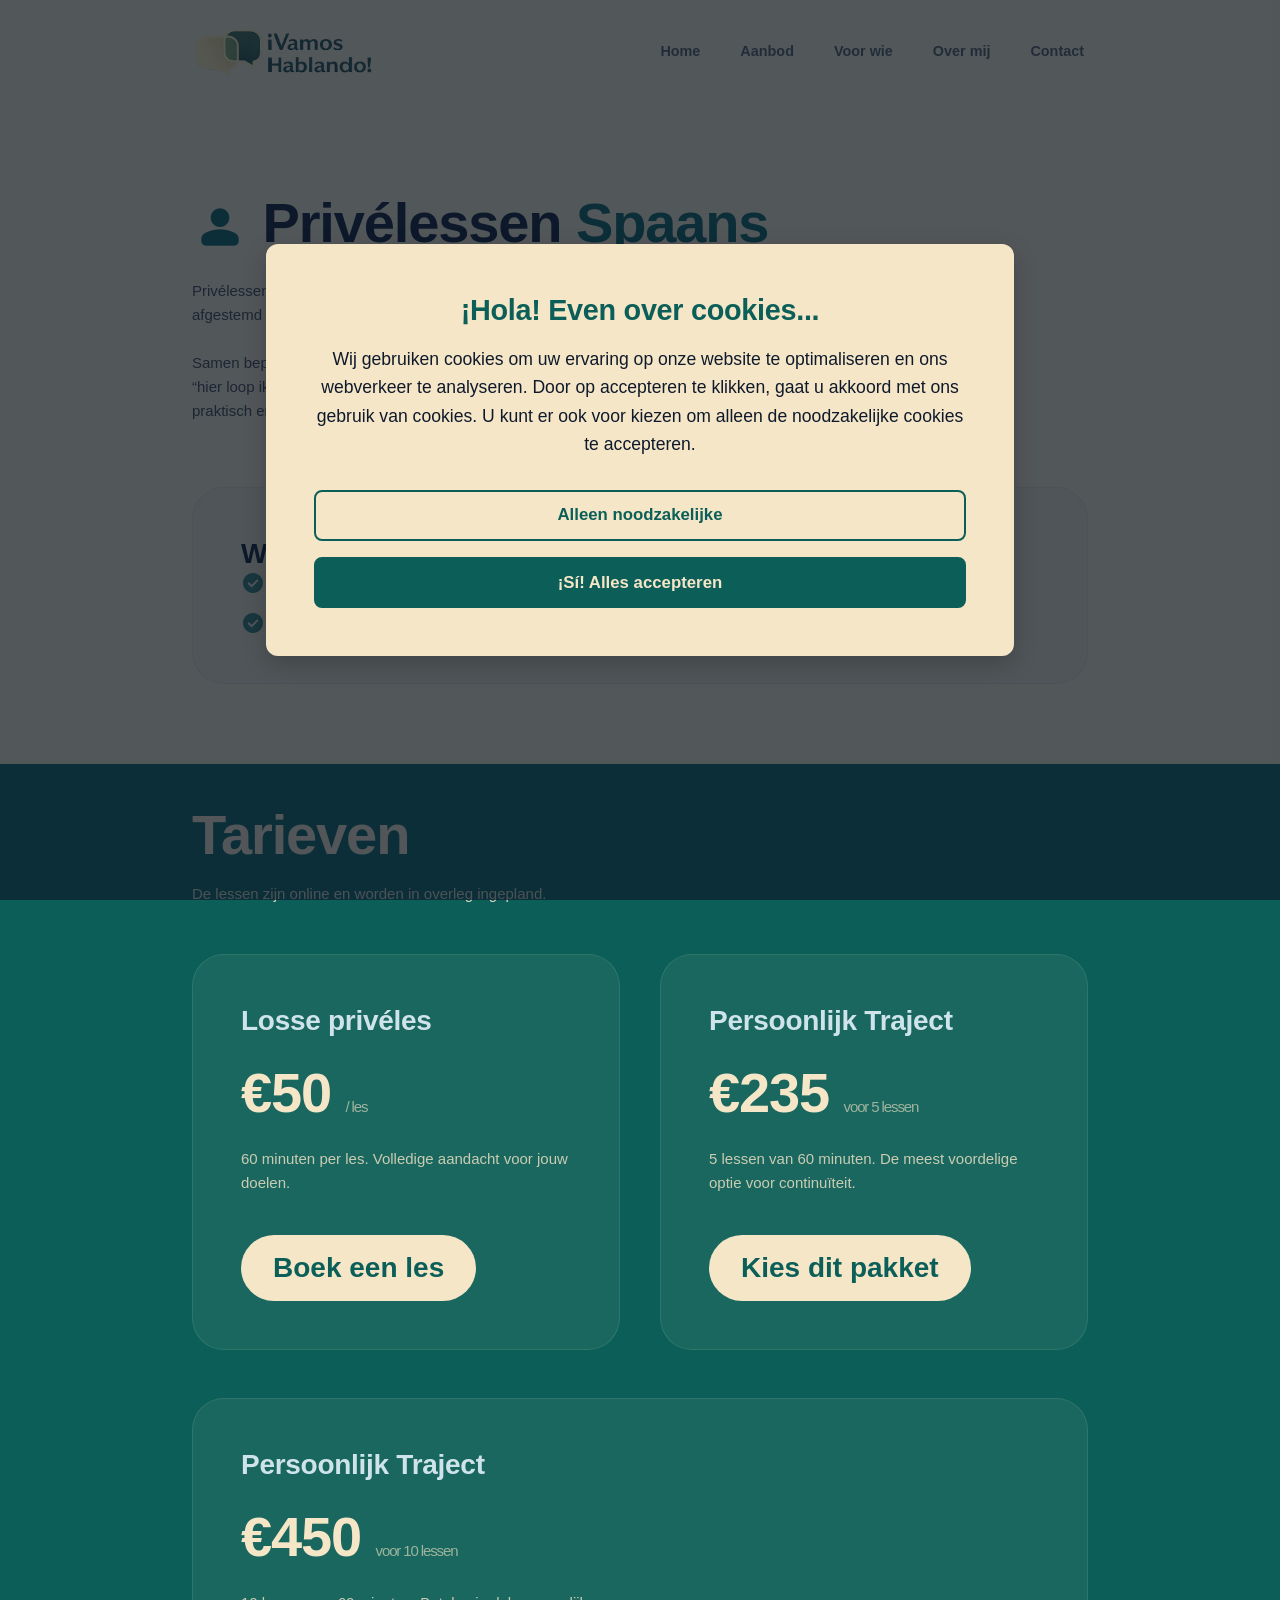
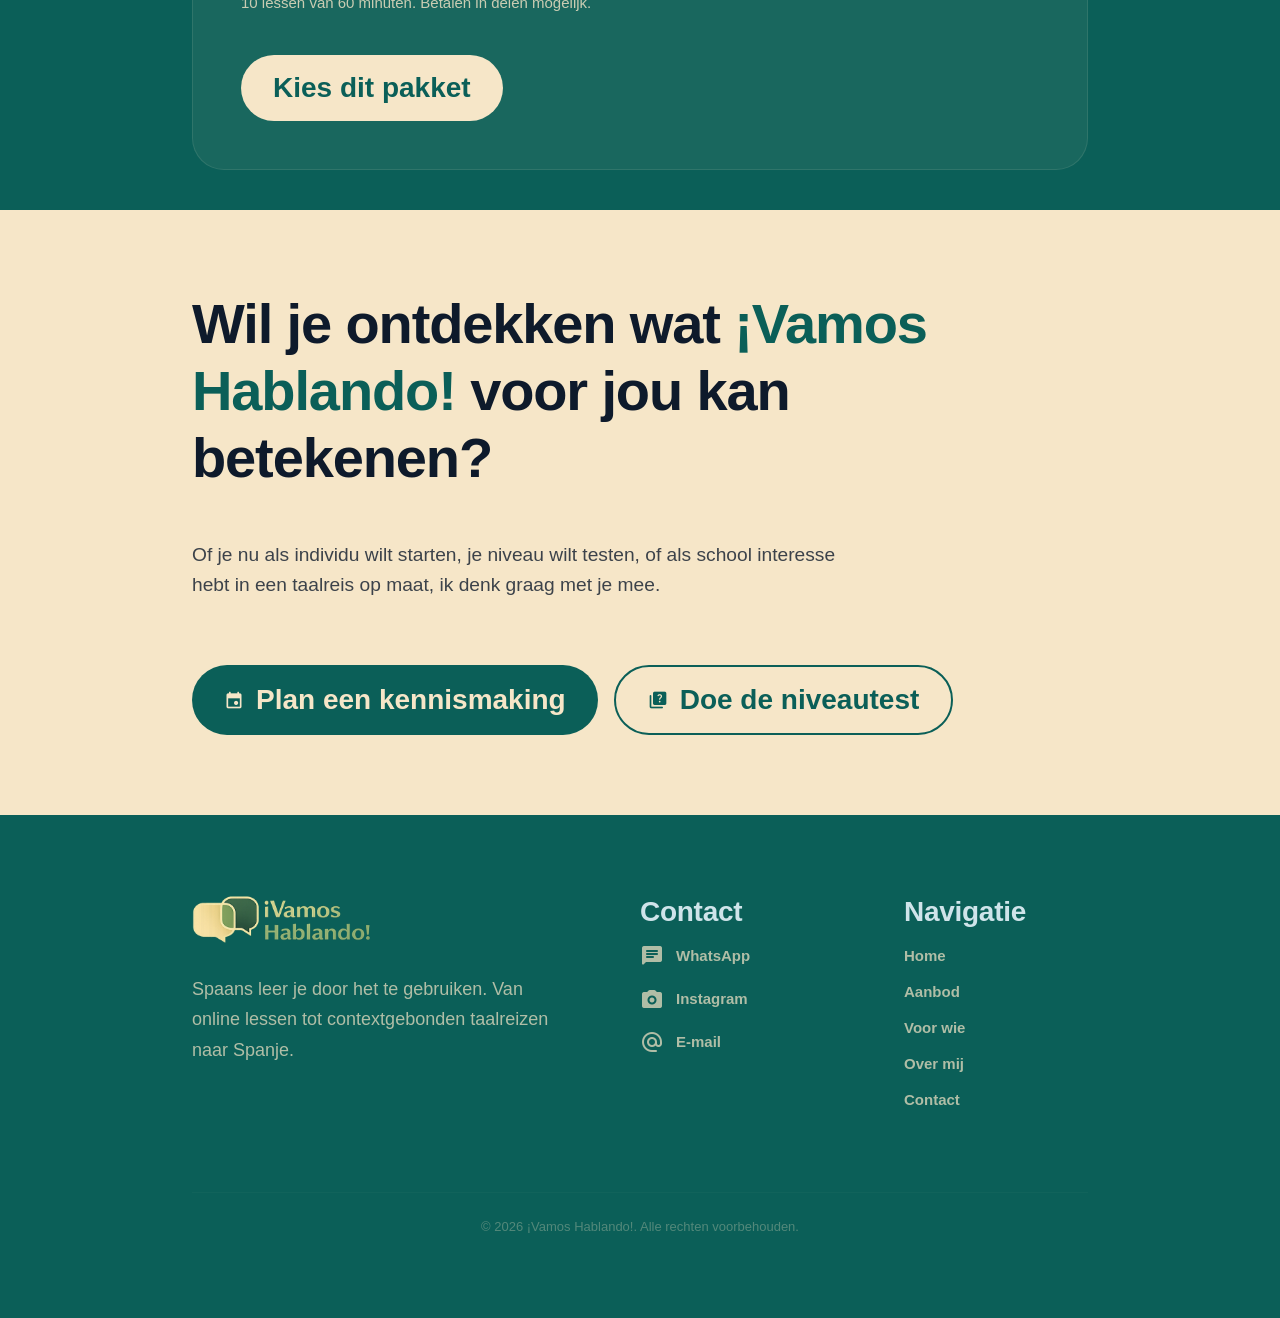
<file: priveles.html>
<!DOCTYPE html>
<!-- Page: Privéles — Details about private lessons -->
<html lang="nl">

<head>
<!-- Google Consent Mode v2 Default -->
<script>
  window.dataLayer = window.dataLayer || [];
  function gtag(){dataLayer.push(arguments);}
  gtag('consent', 'default', {
    'ad_storage': 'denied',
    'ad_user_data': 'denied',
    'ad_personalization': 'denied',
    'analytics_storage': 'denied',
    'personalization_storage': 'denied',
    'functionality_storage': 'denied',
    'security_storage': 'granted',
    'wait_for_update': 500
  });
</script>
<!-- End Google Consent Mode v2 Default -->
<!-- Google Tag Manager -->
<script>(function(w,d,s,l,i){w[l]=w[l]||[];w[l].push({'gtm.start':
new Date().getTime(),event:'gtm.js'});var f=d.getElementsByTagName(s)[0],
j=d.createElement(s),dl=l!='dataLayer'?'&l='+l:'';j.async=true;j.src=
'https://www.googletagmanager.com/gtm.js?id='+i+dl;f.parentNode.insertBefore(j,f);
})(window,document,'script','dataLayer','GTM-KTG8NMSM');</script>
<!-- End Google Tag Manager -->
    <meta charset="UTF-8">
    <meta name="viewport" content="width=device-width, initial-scale=1.0">
    <meta name="format-detection" content="telephone=no, date=no, address=no, email=no">
    <meta name="theme-color" content="#F6E6C8">
    <title>Privélessen - ¡Vamos Hablando!</title>
    <link rel="stylesheet" href="css/style.css">
    <link rel="stylesheet"
        href="https://fonts.googleapis.com/css2?family=Material+Symbols+Rounded:opsz,wght,FILL,GRAD@20..48,100..700,0..1,-50..200" />
    <link rel="stylesheet" href="css/cookie-consent.css">
</head>

<body>
<!-- Google Tag Manager (noscript) -->
<noscript><iframe src="https://www.googletagmanager.com/ns.html?id=GTM-KTG8NMSM"
height="0" width="0" style="display:none;visibility:hidden"></iframe></noscript>
<!-- End Google Tag Manager (noscript) -->
    <!-- NAV: site header + navigation (desktop + mobile) -->
    <nav class="navbar">
        <div class="navbar-container">
            <a href="/" class="logo logo-link" aria-label="¡Vamos Hablando! home">
                <img src="Images/Logo-Donker.png" alt="¡Vamos Hablando! logo" class="logo-image logo-desktop">
                <img src="Images/Klein-Logo-Licht.png" alt="¡Vamos Hablando! small icon" class="logo-image logo-mobile">
            </a>
            <div class="nav-links">
                <a href="/" class="nav-link">Home</a>
                <a href="aanbod" class="nav-link">Aanbod</a>
                <a href="voor-wie" class="nav-link">Voor wie</a>
                <a href="over-mij" class="nav-link">Over mij</a>
                <a href="contact" class="nav-link">Contact</a>
            </div>
            <button class="mobile-menu-toggle" aria-label="Toggle menu">
                <svg xmlns="http://www.w3.org/2000/svg" width="28" height="28" viewBox="0 0 24 24" fill="none"
                    stroke="currentColor" stroke-width="2" stroke-linecap="round" stroke-linejoin="round">
                    <line x1="3" y1="12" x2="21" y2="12"></line>
                    <line x1="3" y1="6" x2="21" y2="6"></line>
                    <line x1="3" y1="18" x2="21" y2="18"></line>
                </svg>
            </button>
        </div>
        <div class="mobile-menu">
            <div class="mobile-menu-header">
                <a href="/" class="logo logo-link" aria-label="¡Vamos Hablando! home">
                    <img src="Images/Logo-Donker.png" alt="¡Vamos Hablando! logo" class="logo-image logo-desktop">
                    <img src="Images/Klein-Logo-Licht.png" alt="¡Vamos Hablando! small icon"
                        class="logo-image logo-mobile">
                </a>
                <button class="mobile-menu-close" aria-label="Close menu">
                    <svg xmlns="http://www.w3.org/2000/svg" width="28" height="28" viewBox="0 0 24 24" fill="none"
                        stroke="currentColor" stroke-width="2" stroke-linecap="round" stroke-linejoin="round">
                        <line x1="18" y1="6" x2="6" y2="18"></line>
                        <line x1="6" y1="6" x2="18" y2="18"></line>
                    </svg>
                </button>
            </div>
            <div class="mobile-nav-links">
                <a href="/" class="mobile-nav-link">
                    <span class="material-symbols-rounded">home</span>
                    Home
                </a>
                <a href="aanbod" class="mobile-nav-link">
                    <span class="material-symbols-rounded">auto_stories</span>
                    Aanbod
                </a>
                <a href="voor-wie" class="mobile-nav-link">
                    <span class="material-symbols-rounded">how_to_reg</span>
                    Voor wie
                </a>

                <a href="over-mij" class="mobile-nav-link">
                    <span class="material-symbols-rounded">person</span>
                    Over mij
                </a>
                <a href="contact" class="mobile-nav-link">
                    <span class="material-symbols-rounded">mail</span>
                    Contact
                </a>
            </div>
            <div class="mobile-footer">
                <p class="accent text-subheading mb-4">¡Vamos Hablando!</p>
                <p class="text-body opacity-60 leading-relaxed">Spaans leer je door het te gebruiken. Van de eerste
                    kennismaking tot communicatie in Málaga.</p>
            </div>
        </div>
    </nav>

    <main>
        <!-- INTRO SECTION -->
        <section class="section section-beige animate-on-scroll">
            <div class="container">
                <div style="display: flex; flex-direction: column; gap: 4rem;">
                    <div>
                        <h1 class="text-heading mb-6">
                            <span class="material-symbols-rounded accent" style="font-size: inherit;">person</span>
                            Privélessen <span class="accent">Spaans</span>
                        </h1>
                        <div style="display: flex; flex-direction: column; gap: 1.5rem; max-width: 40rem;" class="text-body opacity-80">
                            <p>
                                Privélessen Spaans zijn ideaal als je persoonlijke begeleiding zoekt. De lessen worden
                                volledig afgestemd op jouw niveau, tempo en leerdoelen.
                            </p>
                            <p>
                                Samen bepalen we waar we aan werken. Dat kan een duidelijk doel zijn, maar ook simpelweg:
                                “hier loop ik vast”. De lessen bieden ruimte voor vragen, uitleg en oefenen, met focus op
                                praktisch en toepasbaar Spaans.
                            </p>
                        </div>
                    </div>

                    <div class="card-base card-normal">
                        <h3 class="text-subheading mb-8">Wat kun je verwachten?</h3>
                        <div class="grid-2">
                            <ul style="list-style: none; display: flex; flex-direction: column; gap: 1rem;">
                                <li style="display: flex; align-items: start; gap: 0.75rem;" class="text-body opacity-80">
                                    <span class="material-symbols-rounded accent">check_circle</span>
                                    Volledige aandacht en persoonlijke begeleiding
                                </li>
                                <li style="display: flex; align-items: start; gap: 0.75rem;" class="text-body opacity-80">
                                    <span class="material-symbols-rounded accent">check_circle</span>
                                    Flexibele inhoud, afgestemd op jouw wensen
                                </li>
                            </ul>
                            <ul style="list-style: none; display: flex; flex-direction: column; gap: 1rem;">
                                <li style="display: flex; align-items: start; gap: 0.75rem;" class="text-body opacity-80">
                                    <span class="material-symbols-rounded accent">check_circle</span>
                                    Rustige uitleg en duidelijke feedback
                                </li>
                                <li style="display: flex; align-items: start; gap: 0.75rem;" class="text-body opacity-80">
                                    <span class="material-symbols-rounded accent">check_circle</span>
                                    Focus op echte communicatie
                                </li>
                            </ul>
                        </div>
                    </div>
                </div>
            </div>
        </section>

        <!-- PRICING SECTION -->
        <section class="section section-green animate-on-scroll">
            <div class="container">
                <div style="display: flex; flex-direction: column; gap: 3rem;">
                    <div>
                        <h2 class="text-heading mb-4">Tarieven</h2>
                        <p class="text-body opacity-90">De lessen zijn online en worden in overleg ingepland.</p>
                    </div>

<div class="grid-2">
                <div class="card-base card-normal">
                    <div style="display: flex; flex-direction: column; gap: 1.5rem;">
                        <h3 class="text-subheading accent">Losse privéles</h3>
                        <p class="text-heading">€50 <span class="text-body opacity-60">/ les</span></p>
                        <p class="text-body opacity-80">60 minuten per les. Volledige aandacht voor jouw doelen.</p>
                        <div style="margin-top: 1rem;">
                            <a href="contact" class="button button-primary">Boek een les</a>
                        </div>
                    </div>
                </div>

                <div class="card-base card-normal">
                    <div style="display: flex; flex-direction: column; gap: 1.5rem;">
                        <h3 class="text-subheading accent">Persoonlijk Traject</h3>
                        <p class="text-heading">€235 <span class="text-body opacity-60">voor 5 lessen</span></p>
                        <p class="text-body opacity-80">5 lessen van 60 minuten. De meest voordelige optie voor continuïteit.</p>
                        <div style="margin-top: 1rem;">
                            <a href="contact" class="button button-primary">Kies dit pakket</a>
                        </div>
                    </div>
                </div>
            </div>

            <div class="card-base card-normal">
                <div style="display: flex; flex-direction: column; gap: 1.5rem;">
                    <h3 class="text-subheading accent">Persoonlijk Traject</h3>
                    <p class="text-heading">€450 <span class="text-body opacity-60">voor 10 lessen</span></p>
                    <p class="text-body opacity-80">10 lessen van 60 minuten. Betalen in delen mogelijk.</p>
                    <div style="margin-top: 1rem;">
                        <a href="contact" class="button button-primary">Kies dit pakket</a>
                            </div>
                        </div>
                    </div>
                </div>
            </div>
        </section>

        <!-- CTA SECTION - REPLACED -->
        <section class="section section-beige section-compact animate-on-scroll">
            <div class="section-container max-w-4xl space-y-12">
                <h2 class="text-heading leading-tight">
                    Wil je ontdekken wat <span class="accent">¡Vamos Hablando!</span> voor jou kan betekenen?
                </h2>
                    <p class="text-lead opacity-80 max-w-2xl">
                    Of je nu als individu wilt starten, je niveau wilt testen, of als school interesse hebt in een taalreis op maat, ik denk
                    graag met je mee.
                </p>
                <div class="pt-4" style="display: flex; gap: 1rem; flex-wrap: wrap; justify-content: flex-start;">
                    <a href="contact" class="button button-primary"><span class="material-symbols-rounded">event</span> Plan een kennismaking</a>
                    <a href="niveautest" class="button button-outline"><span class="material-symbols-rounded">quiz</span> Doe de niveautest</a>
                </div>
            </div>
        </section>

    </main>

    <!-- FOOTER: site footer with navigation and contact links -->
    <footer>
        <div class="footer-container">
            <div class="space-y-6">
                <a href="/" class="footer-logo logo-link" aria-label="¡Vamos Hablando! home">
                    <img src="Images/Logo-Licht.png" alt="¡Vamos Hablando! logo" class="logo-image logo-footer">
                </a>
                <p class="footer-text">
                    Spaans leer je door het te gebruiken. Van online lessen tot contextgebonden taalreizen naar Spanje.
                </p>
            </div>
            <div class="footer-column">
                <h4>Contact</h4>
                <ul class="footer-list">
                    <li><a href="https://wa.me/34614723699" target="_blank" rel="noopener noreferrer" class="footer-link">
                            <span class="material-symbols-rounded icon-sm" aria-hidden="true">chat</span>
                            <span>WhatsApp</span>
                        </a></li>
                    <li><a href="https://instagram.com/vamoshablando.nl" target="_blank" rel="noopener noreferrer" class="footer-link">
                            <span class="material-symbols-rounded icon-sm" aria-hidden="true">photo_camera</span>
                            <span>Instagram</span>
                        </a></li>
                    <li><a href="mailto:info@vamoshablando.nl" target="_blank" rel="noopener noreferrer" class="footer-link">
                            <span class="material-symbols-rounded icon-sm" aria-hidden="true">alternate_email</span>
                            <span>E-mail</span>
                        </a></li>
                </ul>
            </div>
            <div class="footer-column">
                <h4>Navigatie</h4>
                <ul class="footer-list">
                    <li><a href="/" class="footer-link">Home</a></li>
                    <li><a href="aanbod" class="footer-link">Aanbod</a></li>
                    <li><a href="voor-wie" class="footer-link">Voor wie</a></li>
                    <li><a href="over-mij" class="footer-link">Over mij</a></li>
                    <li><a href="contact" class="footer-link">Contact</a></li>
                </ul>
            </div>
        </div>
        <div class="footer-bottom">
            &copy; 2026 ¡Vamos Hablando!. Alle rechten voorbehouden.
        </div>
    </footer>
    <!-- Scripts: main JS for UI interactions (mobile menu, nav scroll, active links) -->
    <script src="js/main.js"></script>
    <script src="js/cookie-consent.js" defer></script>
</body>

</html>
</file>
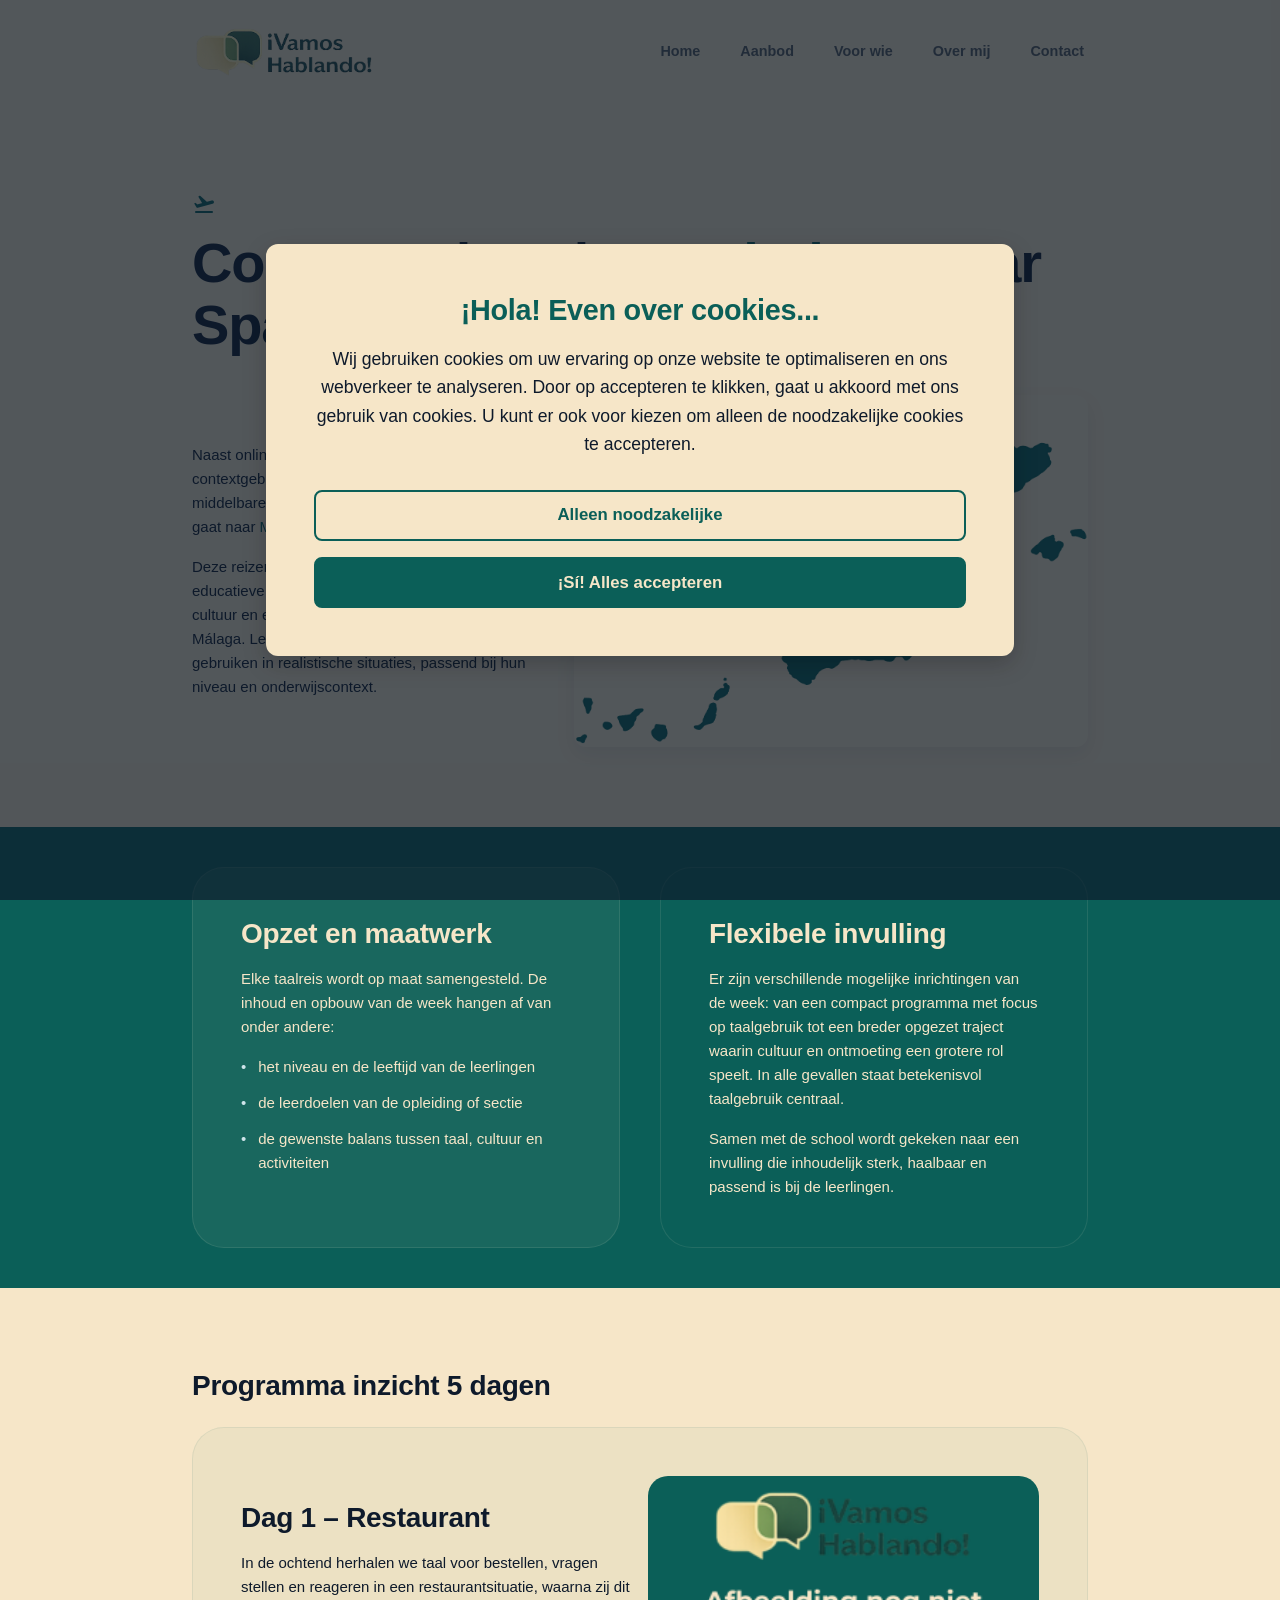
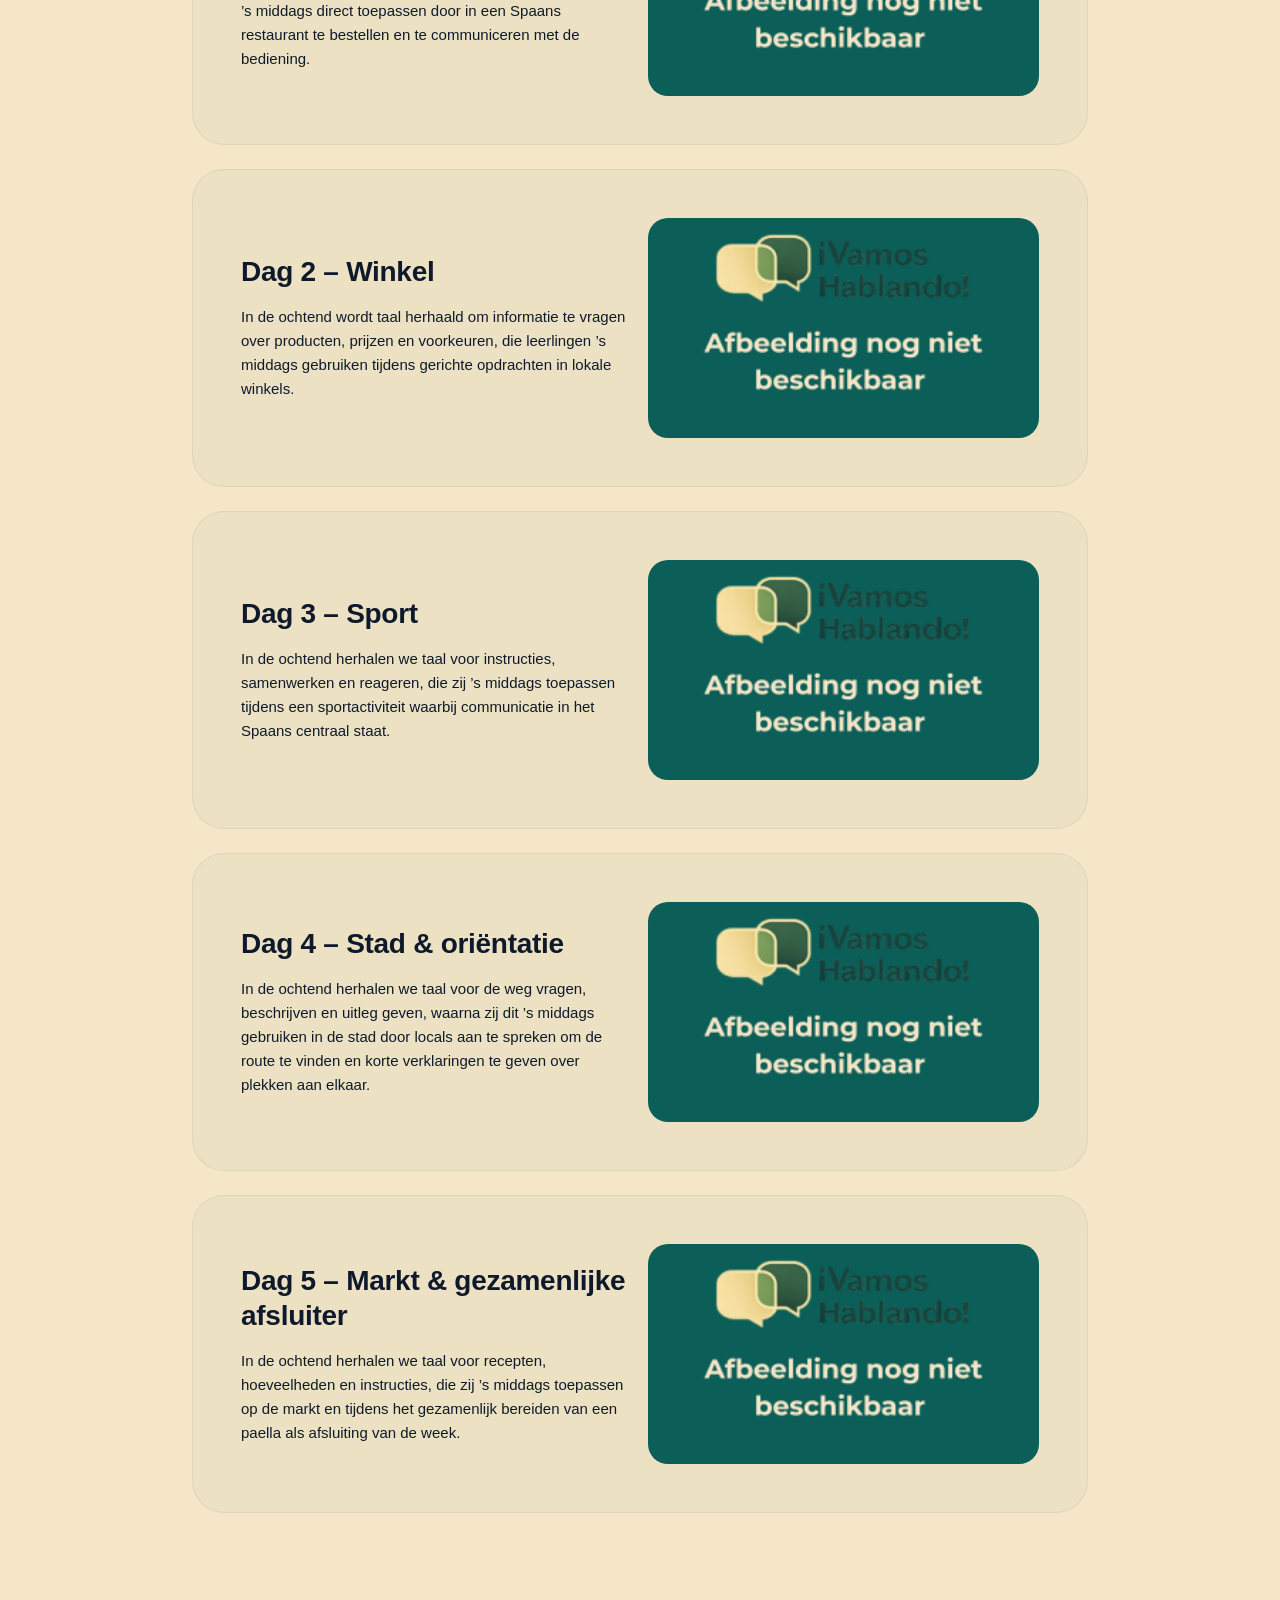
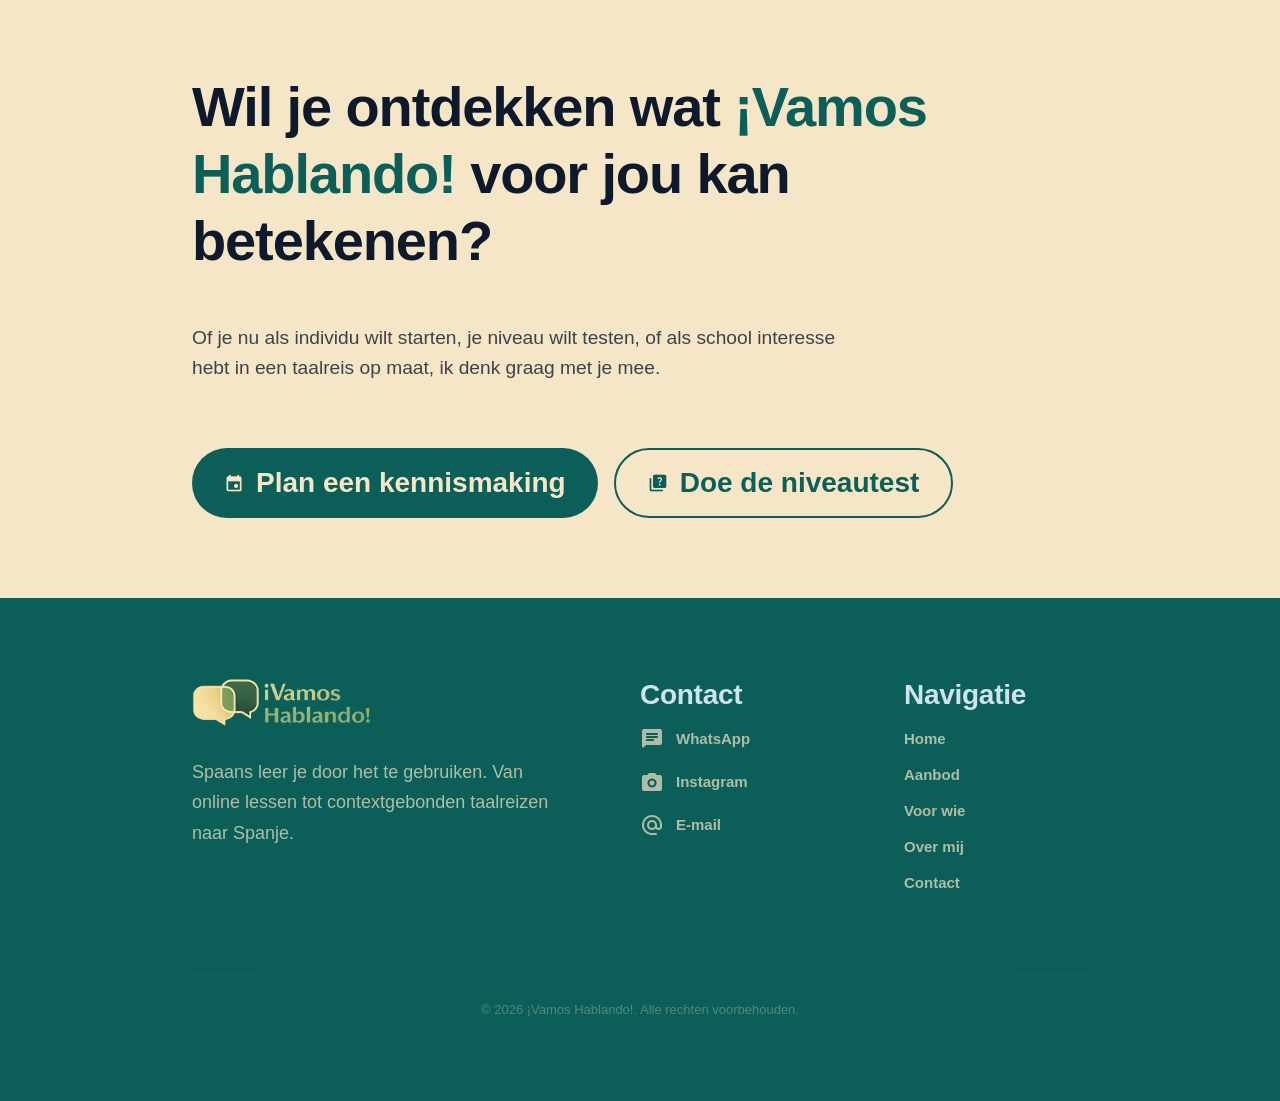
<file: taalreis.html>
<!DOCTYPE html>
<!-- Page: Taalreizen — Details about language trips -->
<html lang="nl">

<head>
<!-- Google Consent Mode v2 Default -->
<script>
  window.dataLayer = window.dataLayer || [];
  function gtag(){dataLayer.push(arguments);}
  gtag('consent', 'default', {
    'ad_storage': 'denied',
    'ad_user_data': 'denied',
    'ad_personalization': 'denied',
    'analytics_storage': 'denied',
    'personalization_storage': 'denied',
    'functionality_storage': 'denied',
    'security_storage': 'granted',
    'wait_for_update': 500
  });
</script>
<!-- End Google Consent Mode v2 Default -->
<!-- Google Tag Manager -->
<script>(function(w,d,s,l,i){w[l]=w[l]||[];w[l].push({'gtm.start':
new Date().getTime(),event:'gtm.js'});var f=d.getElementsByTagName(s)[0],
j=d.createElement(s),dl=l!='dataLayer'?'&l='+l:'';j.async=true;j.src=
'https://www.googletagmanager.com/gtm.js?id='+i+dl;f.parentNode.insertBefore(j,f);
})(window,document,'script','dataLayer','GTM-KTG8NMSM');</script>
<!-- End Google Tag Manager -->
    <meta charset="UTF-8">
    <meta name="viewport" content="width=device-width, initial-scale=1.0">
    <meta name="format-detection" content="telephone=no, date=no, address=no, email=no">
    <meta name="theme-color" content="#F6E6C8">
    <title>Taalreizen - ¡Vamos Hablando!</title>
    <link rel="stylesheet" href="css/style.css">
    <link rel="stylesheet"
        href="https://fonts.googleapis.com/css2?family=Material+Symbols+Rounded:opsz,wght,FILL,GRAD@20..48,100..700,0..1,-50..200" />
    <link rel="stylesheet" href="css/cookie-consent.css">
</head>

<body>
<!-- Google Tag Manager (noscript) -->
<noscript><iframe src="https://www.googletagmanager.com/ns.html?id=GTM-KTG8NMSM"
height="0" width="0" style="display:none;visibility:hidden"></iframe></noscript>
<!-- End Google Tag Manager (noscript) -->
    <!-- NAV: site header + navigation (desktop + mobile) -->
    <nav class="navbar">
        <div class="navbar-container">
            <a href="/" class="logo logo-link" aria-label="¡Vamos Hablando! home">
                <img src="Images/Logo-Donker.png" alt="¡Vamos Hablando! logo"
                    class="logo-image logo-desktop">
                <img src="Images/Klein-Logo-Licht.png" alt="¡Vamos Hablando! small icon"
                    class="logo-image logo-mobile">
            </a>
            <div class="nav-links">
                <a href="/" class="nav-link">Home</a>
                <a href="aanbod" class="nav-link">Aanbod</a>
                <a href="voor-wie" class="nav-link">Voor wie</a>
                <a href="over-mij" class="nav-link">Over mij</a>
                <a href="contact" class="nav-link">Contact</a>
            </div>
            <button class="mobile-menu-toggle" aria-label="Toggle menu">
                <svg xmlns="http://www.w3.org/2000/svg" width="28" height="28" viewBox="0 0 24 24" fill="none"
                    stroke="currentColor" stroke-width="2" stroke-linecap="round" stroke-linejoin="round">
                    <line x1="3" y1="12" x2="21" y2="12"></line>
                    <line x1="3" y1="6" x2="21" y2="6"></line>
                    <line x1="3" y1="18" x2="21" y2="18"></line>
                </svg>
            </button>
        </div>
        <div class="mobile-menu">
            <div class="mobile-menu-header">
                <a href="/" class="logo logo-link" aria-label="¡Vamos Hablando! home">
                    <img src="Images/Logo-Donker.png" alt="¡Vamos Hablando! logo"
                        class="logo-image logo-desktop">
                    <img src="Images/Klein-Logo-Licht.png" alt="¡Vamos Hablando! small icon"
                        class="logo-image logo-mobile">
                </a>
                <button class="mobile-menu-close" aria-label="Close menu">
                    <svg xmlns="http://www.w3.org/2000/svg" width="28" height="28" viewBox="0 0 24 24" fill="none"
                        stroke="currentColor" stroke-width="2" stroke-linecap="round" stroke-linejoin="round">
                        <line x1="18" y1="6" x2="6" y2="18"></line>
                        <line x1="6" y1="6" x2="18" y2="18"></line>
                    </svg>
                </button>
            </div>
            <div class="mobile-nav-links">
                <a href="/" class="mobile-nav-link">
                    <span class="material-symbols-rounded">home</span>
                    Home
                </a>
                <a href="aanbod" class="mobile-nav-link">
                    <span class="material-symbols-rounded">auto_stories</span>
                    Aanbod
                </a>
                <a href="voor-wie" class="mobile-nav-link">
                    <span class="material-symbols-rounded">how_to_reg</span>
                    Voor wie
                </a>

                <a href="over-mij" class="mobile-nav-link">
                    <span class="material-symbols-rounded">person</span>
                    Over mij
                </a>
                <a href="contact" class="mobile-nav-link">
                    <span class="material-symbols-rounded">mail</span>
                    Contact
                </a>
            </div>
            <div class="mobile-footer">
                <p class="accent text-subheading mb-4">¡Vamos Hablando!</p>
                <p class="text-body opacity-60 leading-relaxed">Spaans leer je door het te gebruiken. Van de eerste kennismaking tot communicatie in Málaga.</p>
            </div>
        </div>
    </nav>

    <main>
        <section class="section section-beige animate-on-scroll">
            <div class="container">
                <span class="material-symbols-rounded icon-xl accent mb-4">flight_takeoff</span>
                <h1 class="text-heading mb-10">Contextgebonden <span class="accent">taalreizen</span> naar Spanje</h1>
                
                <div class="taalreis-hero-grid">
                    <div class="taalreis-hero-media">
                        <img src="Images/Spanje-Licht.png" alt="Sfeerimpressie Málaga" class="taalreis-hero-image" />
                    </div>
                    <div>
                        <p class="text-body mb-4">
                            Naast online lessen ontwikkel en begeleid ik contextgebonden taalreizen naar Spanje voor
                            middelbare scholen en MBO-instellingen. De reis gaat naar <span class="accent">Málaga</span>.
                        </p>
                        <p class="text-body">
                            Deze reizen zijn geen standaard taalreizen, maar educatieve programma’s waarin taalgebruik,
                            cultuur en echte communicatie samenkomen in Málaga. Leerlingen leren Spaans door het te gebruiken in
                            realistische situaties, passend bij hun niveau en onderwijscontext.
                        </p>
                    </div>
                </div>
            </div>
        </section>

        <section class="section section-green animate-on-scroll">
            <div class="container">
                <div class="grid-2">
                    <div class="card-base card-normal">
                        <h2 class="text-subheading mb-4">Opzet en maatwerk</h2>
                        <p class="text-body mb-4">
                            Elke taalreis wordt op maat samengesteld. De inhoud en opbouw van de week hangen af van
                            onder andere:
                        </p>
                        <ul class="taalreis-list text-body">
                            <li class="taalreis-list-item"><span class="accent">•</span> het niveau en de leeftijd van de leerlingen</li>
                            <li class="taalreis-list-item"><span class="accent">•</span> de leerdoelen van de opleiding of sectie</li>
                            <li class="taalreis-list-item"><span class="accent">•</span> de gewenste balans tussen taal, cultuur en activiteiten</li>
                        </ul>
                    </div>
                    <div class="card-base card-filled">
                        <h2 class="text-subheading mb-4">Flexibele invulling</h2>
                        <p class="text-body mb-4">
                            Er zijn verschillende mogelijke inrichtingen van de week: van een compact programma met
                            focus op taalgebruik tot een breder opgezet traject waarin cultuur en ontmoeting een grotere
                            rol speelt. In alle gevallen staat betekenisvol taalgebruik centraal.
                        </p>
                        <p class="text-body">
                            Samen met de school wordt gekeken naar een invulling die inhoudelijk sterk, haalbaar en
                            passend is bij de leerlingen.
                        </p>
                    </div>
                </div>
            </div>
        </section>

        <section class="section section-beige animate-on-scroll">
            <div class="container">
                <h2 class="text-subheading mb-6">Programma inzicht 5 dagen</h2>
                <div class="taalreis-day-list">
                    <div class="card-base card-normal taalreis-day-card">
                        <div class="taalreis-day-content">
                            <p class="text-subheading mb-4">Dag 1 – Restaurant</p>
                            <p class="text-body">In de ochtend herhalen we taal voor bestellen, vragen stellen en reageren in een restaurantsituatie, waarna zij dit ’s middags direct toepassen door in een Spaans restaurant te bestellen en te communiceren met de bediening.</p>
                        </div>
                        <div class="taalreis-day-photos">
                            <img src="Images/Taalreis-Foto-1.jpg" alt="Sfeerimpressie dag 1" class="taalreis-day-photo" />
                        </div>
                    </div>
                    <div class="card-base card-normal taalreis-day-card">
                        <div class="taalreis-day-content">
                            <p class="text-subheading mb-4">Dag 2 – Winkel</p>
                            <p class="text-body">In de ochtend wordt taal herhaald om informatie te vragen over producten, prijzen en voorkeuren, die leerlingen ’s middags gebruiken tijdens gerichte opdrachten in lokale winkels.</p>
                        </div>
                        <div class="taalreis-day-photos">
                            <img src="Images/Taalreis-Foto-2.jpg" alt="Sfeerimpressie dag 2" class="taalreis-day-photo" />
                        </div>
                    </div>
                    <div class="card-base card-normal taalreis-day-card">
                        <div class="taalreis-day-content">
                            <p class="text-subheading mb-4">Dag 3 – Sport</p>
                            <p class="text-body">In de ochtend herhalen we taal voor instructies, samenwerken en reageren, die zij ’s middags toepassen tijdens een sportactiviteit waarbij communicatie in het Spaans centraal staat.</p>
                        </div>
                        <div class="taalreis-day-photos">
                            <img src="Images/Taalreis-Foto-3.jpg" alt="Sfeerimpressie dag 3" class="taalreis-day-photo" />
                        </div>
                    </div>
                    <div class="card-base card-normal taalreis-day-card">
                        <div class="taalreis-day-content">
                            <p class="text-subheading mb-4">Dag 4 – Stad & oriëntatie</p>
                            <p class="text-body">In de ochtend herhalen we taal voor de weg vragen, beschrijven en uitleg geven, waarna zij dit ’s middags gebruiken in de stad door locals aan te spreken om de route te vinden en korte verklaringen te geven over plekken aan elkaar.</p>
                        </div>
                        <div class="taalreis-day-photos">
                            <img src="Images/Taalreis-Foto-4.jpg" alt="Sfeerimpressie dag 4" class="taalreis-day-photo" />
                        </div>
                    </div>
                    <div class="card-base card-normal taalreis-day-card">
                        <div class="taalreis-day-content">
                            <p class="text-subheading mb-4">Dag 5 – Markt & gezamenlijke afsluiter</p>
                            <p class="text-body">In de ochtend herhalen we taal voor recepten, hoeveelheden en instructies, die zij ’s middags toepassen op de markt en tijdens het gezamenlijk bereiden van een paella als afsluiting van de week.</p>
                        </div>
                        <div class="taalreis-day-photos">
                            <img src="Images/Taalreis-Foto-5.jpg" alt="Sfeerimpressie dag 5" class="taalreis-day-photo" />
                        </div>
                    </div>
                </div>
            </div>
        </section>

        <!-- CTA SECTION - REPLACED -->
        <section class="section section-beige section-compact animate-on-scroll">
            <div class="container space-y-12">
                <h2 class="text-heading leading-tight">
                    Wil je ontdekken wat <span class="accent">¡Vamos Hablando!</span> voor jou kan betekenen?
                </h2>
                    <p class="text-lead opacity-80 max-w-2xl">
                    Of je nu als individu wilt starten, je niveau wilt testen, of als school interesse hebt in een taalreis op maat, ik denk
                    graag met je mee.
                </p>
                <div class="pt-4" style="display: flex; gap: 1rem; flex-wrap: wrap; justify-content: flex-start;">
                    <a href="contact" class="button button-primary"><span class="material-symbols-rounded">event</span> Plan een kennismaking</a>
                    <a href="niveautest" class="button button-outline"><span class="material-symbols-rounded">quiz</span> Doe de niveautest</a>
                </div>
            </div>
        </section>
    </main>

    <!-- FOOTER: site footer with navigation and contact links -->
    <footer>
        <div class="footer-container">
            <div class="space-y-6">
                <a href="/" class="footer-logo logo-link" aria-label="¡Vamos Hablando! home">
                    <img src="Images/Logo-Licht.png" alt="¡Vamos Hablando! logo"
                        class="logo-image logo-footer">
                </a>
                <p class="footer-text">
                    Spaans leer je door het te gebruiken. Van online lessen tot contextgebonden taalreizen naar Spanje.
                </p>
            </div>
            <div class="footer-column">
                <h4>Contact</h4>
                <ul class="footer-list">
                    <li><a href="https://wa.me/34614723699" class="footer-link">
                            <span class="material-symbols-rounded icon-sm" aria-hidden="true">chat</span>
                            WhatsApp
                        </a></li>
                    <li><a href="https://instagram.com/vamoshablando.nl" class="footer-link">
                            <span class="material-symbols-rounded icon-sm" aria-hidden="true">photo_camera</span>
                            Instagram
                        </a></li>
                    <li><a href="mailto:info@vamoshablando.nl" class="footer-link">
                            <span class="material-symbols-rounded icon-sm" aria-hidden="true">alternate_email</span>
                            E-mail
                        </a></li>
                </ul>
            </div>
            <div class="footer-column">
                <h4>Navigatie</h4>
                <ul class="footer-list">
                    <li><a href="/" class="footer-link">Home</a></li>
                    <li><a href="aanbod" class="footer-link">Aanbod</a></li>
                    <li><a href="voor-wie" class="footer-link">Voor wie</a></li>
                    <li><a href="over-mij" class="footer-link">Over mij</a></li>
                    <li><a href="contact" class="footer-link">Contact</a></li>
                </ul>
            </div>
        </div>
        <div class="footer-bottom">
            &copy; 2026 ¡Vamos Hablando!. Alle rechten voorbehouden.
        </div>
    </footer>
    <!-- Scripts: main JS for UI interactions (mobile menu, nav scroll, active links) -->
    <script src="js/main.js"></script>
    <script src="js/cookie-consent.js" defer></script>
</body>

</html>
</file>
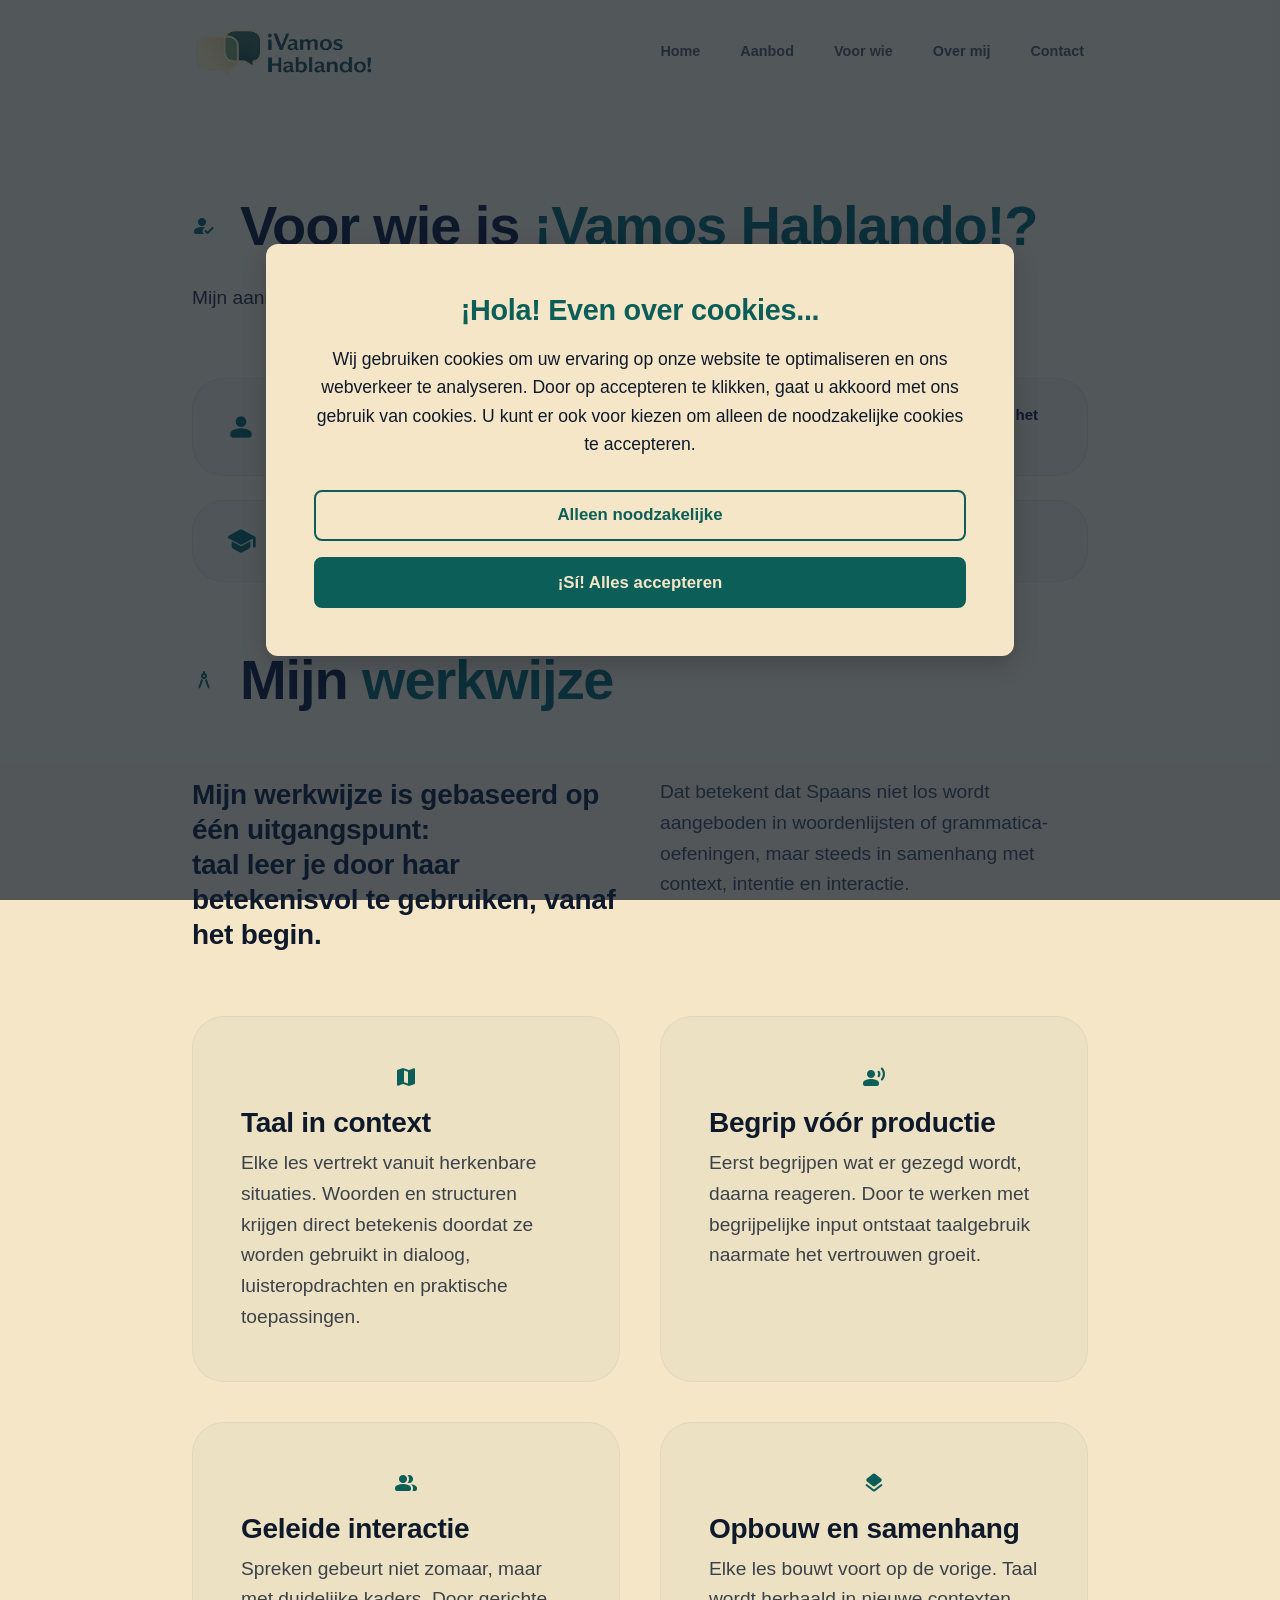
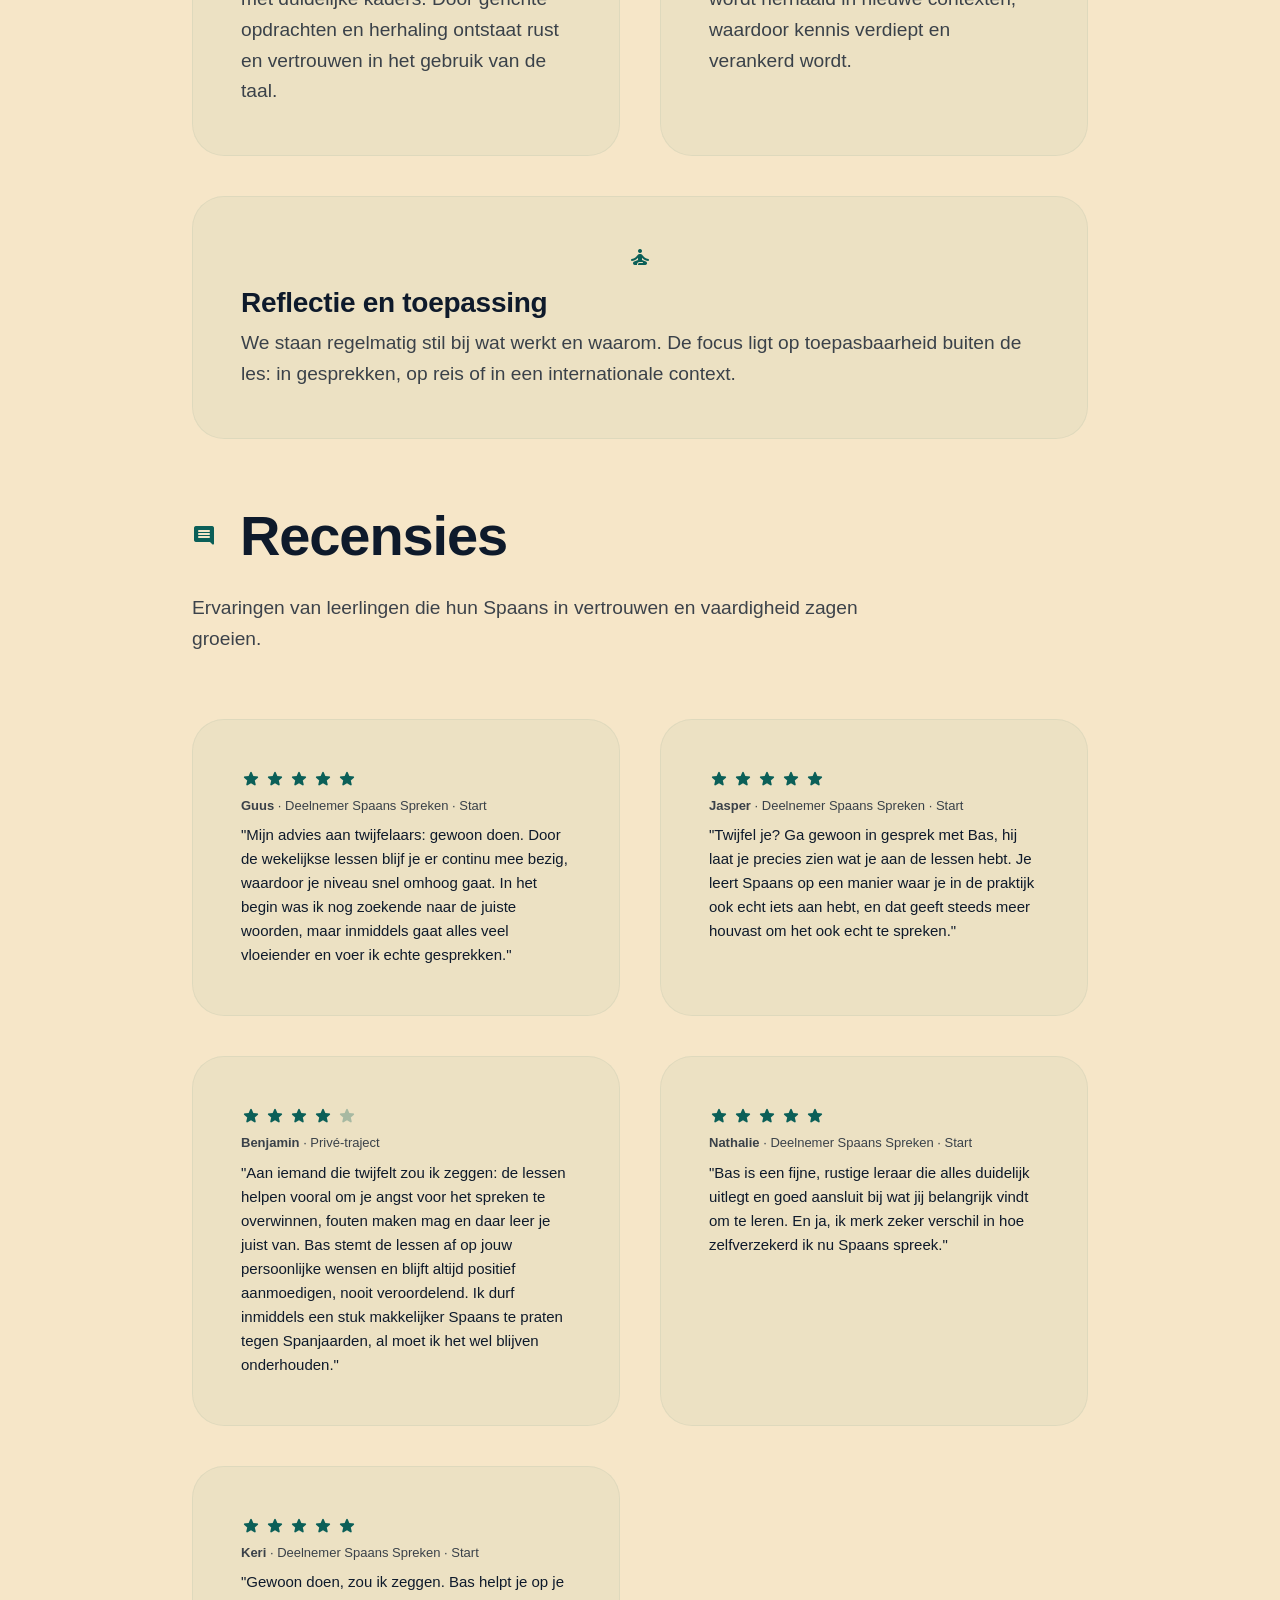
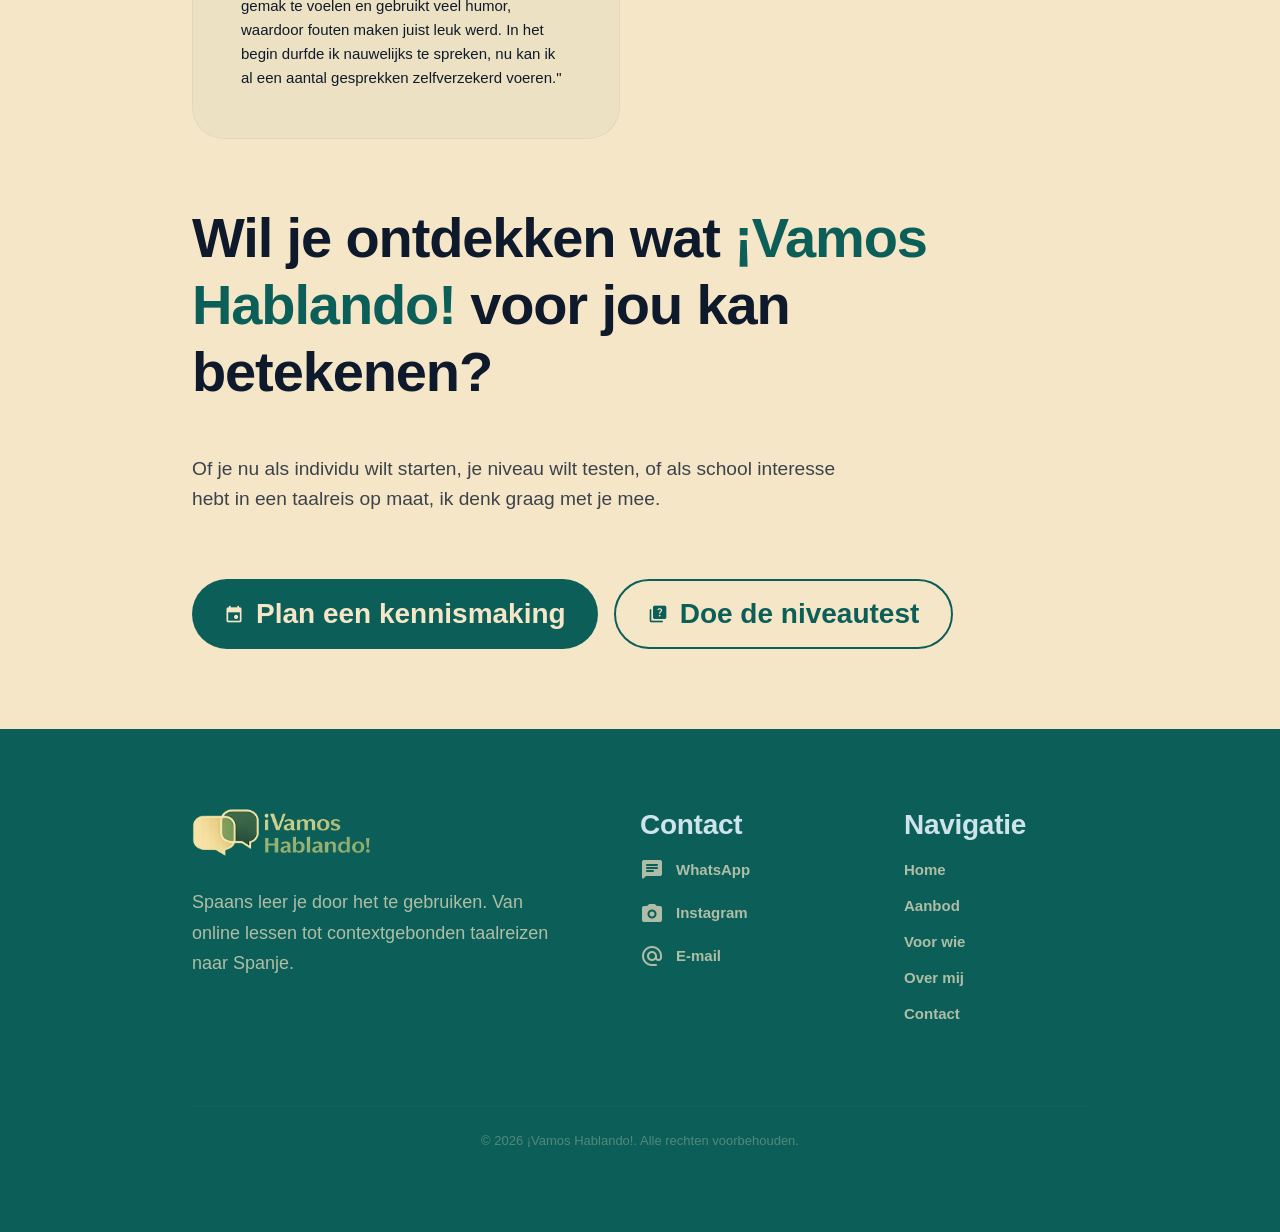
<file: voor-wie.html>
<!DOCTYPE html>
<!-- Page: Voor wie — Target audience and who benefits from the offering -->
<html lang="nl">

<head>
<!-- Google Consent Mode v2 Default -->
<script>
  window.dataLayer = window.dataLayer || [];
  function gtag(){dataLayer.push(arguments);}
  gtag('consent', 'default', {
    'ad_storage': 'denied',
    'ad_user_data': 'denied',
    'ad_personalization': 'denied',
    'analytics_storage': 'denied',
    'personalization_storage': 'denied',
    'functionality_storage': 'denied',
    'security_storage': 'granted',
    'wait_for_update': 500
  });
</script>
<!-- End Google Consent Mode v2 Default -->
<!-- Google Tag Manager -->
<script>(function(w,d,s,l,i){w[l]=w[l]||[];w[l].push({'gtm.start':
new Date().getTime(),event:'gtm.js'});var f=d.getElementsByTagName(s)[0],
j=d.createElement(s),dl=l!='dataLayer'?'&l='+l:'';j.async=true;j.src=
'https://www.googletagmanager.com/gtm.js?id='+i+dl;f.parentNode.insertBefore(j,f);
})(window,document,'script','dataLayer','GTM-KTG8NMSM');</script>
<!-- End Google Tag Manager -->
    <meta charset="UTF-8">
    <meta name="viewport" content="width=device-width, initial-scale=1.0">
    <meta name="format-detection" content="telephone=no, date=no, address=no, email=no">
    <meta name="theme-color" content="#F6E6C8">
    <title>Voor wie - ¡Vamos Hablando!</title>
    <link rel="stylesheet" href="css/style.css">
    <link rel="stylesheet"
        href="https://fonts.googleapis.com/css2?family=Material+Symbols+Rounded:opsz,wght,FILL,GRAD@20..48,100..700,0..1,-50..200" />
    <link rel="stylesheet" href="css/cookie-consent.css">
</head>

<body>
<!-- Google Tag Manager (noscript) -->
<noscript><iframe src="https://www.googletagmanager.com/ns.html?id=GTM-KTG8NMSM"
height="0" width="0" style="display:none;visibility:hidden"></iframe></noscript>
<!-- End Google Tag Manager (noscript) -->
    <!-- NAV: site header + navigation (desktop + mobile) -->
    <nav class="navbar">
        <div class="navbar-container">
            <a href="/" class="logo logo-link" aria-label="¡Vamos Hablando! home">
                <img src="Images/Logo-Donker.png" alt="¡Vamos Hablando! logo" class="logo-image logo-desktop">
                <img src="Images/Klein-Logo-Licht.png" alt="¡Vamos Hablando! small icon" class="logo-image logo-mobile">
            </a>
            <div class="nav-links">
                <a href="/" class="nav-link">Home</a>
                <a href="aanbod" class="nav-link">Aanbod</a>
                <a href="voor-wie" class="nav-link">Voor wie</a>
                <a href="over-mij" class="nav-link">Over mij</a>
                <a href="contact" class="nav-link">Contact</a>
            </div>
            <button class="mobile-menu-toggle" aria-label="Toggle menu">
                <svg xmlns="http://www.w3.org/2000/svg" width="28" height="28" viewBox="0 0 24 24" fill="none"
                    stroke="currentColor" stroke-width="2" stroke-linecap="round" stroke-linejoin="round">
                    <line x1="3" y1="12" x2="21" y2="12"></line>
                    <line x1="3" y1="6" x2="21" y2="6"></line>
                    <line x1="3" y1="18" x2="21" y2="18"></line>
                </svg>
            </button>
        </div>
        <div class="mobile-menu">
            <div class="mobile-menu-header">
                <a href="/" class="logo logo-link" aria-label="¡Vamos Hablando! home">
                    <img src="Images/Logo-Donker.png" alt="¡Vamos Hablando! logo" class="logo-image logo-desktop">
                    <img src="Images/Klein-Logo-Licht.png" alt="¡Vamos Hablando! small icon"
                        class="logo-image logo-mobile">
                </a>
                <button class="mobile-menu-close" aria-label="Close menu">
                    <svg xmlns="http://www.w3.org/2000/svg" width="28" height="28" viewBox="0 0 24 24" fill="none"
                        stroke="currentColor" stroke-width="2" stroke-linecap="round" stroke-linejoin="round">
                        <line x1="18" y1="6" x2="6" y2="18"></line>
                        <line x1="6" y1="6" x2="18" y2="18"></line>
                    </svg>
                </button>
            </div>
            <div class="mobile-nav-links">
                <a href="/" class="mobile-nav-link">
                    <span class="material-symbols-rounded">home</span>
                    Home
                </a>
                <a href="aanbod" class="mobile-nav-link">
                    <span class="material-symbols-rounded">auto_stories</span>
                    Aanbod
                </a>
                <a href="voor-wie" class="mobile-nav-link">
                    <span class="material-symbols-rounded">how_to_reg</span>
                    Voor wie
                </a>

                <a href="over-mij" class="mobile-nav-link">
                    <span class="material-symbols-rounded">person</span>
                    Over mij
                </a>
                <a href="contact" class="mobile-nav-link">
                    <span class="material-symbols-rounded">mail</span>
                    Contact
                </a>
            </div>
            <div class="mobile-footer">
                <p class="accent text-subheading mb-4">¡Vamos Hablando!</p>
                <p class="text-body opacity-60 leading-relaxed">Spaans leer je door het te gebruiken. Van de eerste kennismaking tot communicatie in Málaga.</p>
            </div>
        </div>
    </nav>

    <!-- MAIN: audience descriptions and cards -->
    <main>
        <section class="section section-beige animate-on-scroll" style="padding-bottom: 2rem;">
            <div class="section-container max-w-4xl space-y-16">
                <div class="space-y-6">
                    <h1 class="text-heading leading-tight flex items-center gap-6">
                        <span class="material-symbols-rounded heading-icon" aria-hidden="true">how_to_reg</span>
                        <span>Voor wie is <span class="accent">¡Vamos Hablando!?</span></span>
                    </h1>
                    <p class="text-lead opacity-90 leading-relaxed max-w-2xl">
                        Mijn aanbod is geschikt voor:
                    </p>
                </div>

                <!-- TARGET AUDIENCE CARDS: compact horizontal layout -->
                <div class="grid md-grid-cols-2 gap-6">
                    <div class="card-base card-normal" style="flex-direction: row; align-items: center; gap: 1rem; padding: 1.5rem 2rem;">
                        <span class="material-symbols-rounded accent" style="font-size: 2rem;">person</span>
                        <p class="text-body font-semibold">Volwassenen die Spaans willen leren vanaf de basis</p>
                    </div>
                    <div class="card-base card-normal" style="flex-direction: row; align-items: center; gap: 1rem; padding: 1.5rem 2rem;">
                        <span class="material-symbols-rounded accent" style="font-size: 2rem;">home</span>
                        <p class="text-body font-semibold">Mensen die Spaans willen gebruiken in het dagelijks leven</p>
                    </div>
                    <div class="card-base card-normal" style="flex-direction: row; align-items: center; gap: 1rem; padding: 1.5rem 2rem;">
                        <span class="material-symbols-rounded accent" style="font-size: 2rem;">school</span>
                        <p class="text-body font-semibold">Studenten en scholieren</p>
                    </div>
                    <div class="card-base card-normal" style="flex-direction: row; align-items: center; gap: 1rem; padding: 1.5rem 2rem;">
                        <span class="material-symbols-rounded accent" style="font-size: 2rem;">domain</span>
                        <p class="text-body font-semibold">Onderwijsinstellingen en organisaties</p>
                    </div>
                </div>
            </div>
        </section>

        <section class="section section-beige animate-on-scroll" id="mijn-werkwijze" style="padding-top: 2rem; padding-bottom: 2rem;">
            <div class="section-container max-w-4xl space-y-16">
                <div class="space-y-6">
                    <h2 class="text-heading leading-tight flex items-center gap-6">
                        <span class="material-symbols-rounded heading-icon" aria-hidden="true">architecture</span>
                        <span>Mijn <span class="accent">werkwijze</span></span>
                    </h2>
                </div>
                <div class="text-left">
                    <div class="grid md-grid-cols-2 gap-8">
                        <p class="text-subheading">
                            Mijn werkwijze is gebaseerd op één uitgangspunt:
                            <br />
                            <span >taal leer je door haar betekenisvol te gebruiken, vanaf
                            het begin.</span>
                        </p>
                        <p class="text-lead opacity-80 leading-relaxed">
                            Dat betekent dat Spaans niet los wordt aangeboden in woordenlijsten of grammatica-oefeningen,
                            maar steeds in samenhang met context, intentie en interactie.
                        </p>
                    </div>
                </div>

                <!-- METHOD PILLARS: Taal in context, Begrip vóór productie, Geleide interactie, etc. -->
                <div class="grid md-grid-cols-2 gap-8">
                    <div class="card text-left">
                        <span class="material-symbols-rounded icon-xl text-dark-emerald mb-4">map</span>
                        <h3 class="text-subheading mb-2">Taal in context</h3>
                        <p class="text-lead opacity-80 leading-relaxed">
                            Elke les vertrekt vanuit herkenbare situaties. Woorden en structuren krijgen direct
                            betekenis doordat ze worden gebruikt in dialoog, luisteropdrachten en praktische
                            toepassingen.
                        </p>
                    </div>

                    <div class="card text-left">
                        <span class="material-symbols-rounded icon-xl text-dark-emerald mb-4">record_voice_over</span>
                        <h3 class="text-subheading mb-2">Begrip vóór productie</h3>
                        <p class="text-lead opacity-80 leading-relaxed">
                            Eerst begrijpen wat er gezegd wordt, daarna reageren. Door te werken met begrijpelijke
                            input ontstaat taalgebruik naarmate het vertrouwen groeit.
                        </p>
                    </div>

                    <div class="card text-left">
                        <span class="material-symbols-rounded icon-xl text-dark-emerald mb-4">group</span>
                        <h3 class="text-subheading mb-2">Geleide interactie</h3>
                        <p class="text-lead opacity-80 leading-relaxed">
                            Spreken gebeurt niet zomaar, maar met duidelijke kaders. Door gerichte opdrachten en
                            herhaling ontstaat rust en vertrouwen in het gebruik van de taal.
                        </p>
                    </div>

                    <div class="card text-left">
                        <span class="material-symbols-rounded icon-xl text-dark-emerald mb-4">layers</span>
                        <h3 class="text-subheading mb-2">Opbouw en samenhang</h3>
                        <p class="text-lead opacity-80 leading-relaxed">
                            Elke les bouwt voort op de vorige. Taal wordt herhaald in nieuwe contexten, waardoor
                            kennis verdiept en verankerd wordt.
                        </p>
                    </div>

                    <div class="card text-left md-col-span-2">
                        <span class="material-symbols-rounded icon-xl text-dark-emerald mb-4">self_improvement</span>
                        <h3 class="text-subheading mb-2">Reflectie en toepassing</h3>
                        <p class="text-lead opacity-80 leading-relaxed">
                            We staan regelmatig stil bij wat werkt en waarom. De focus ligt op toepasbaarheid buiten
                            de les: in gesprekken, op reis of in een internationale context.
                        </p>
                    </div>
                </div>
            </div>
        </section>

        <section class="section section-beige animate-on-scroll" id="recensies" style="padding-top: 2rem; padding-bottom: 2rem;">
            <div class="section-container max-w-4xl space-y-16">
                <div class="space-y-6">
                    <h2 class="text-heading leading-tight flex items-center gap-6">
                        <span class="material-symbols-rounded heading-icon" aria-hidden="true">comment</span>
                        <span>Recensies</span>
                    </h2>
                    <p class="text-lead opacity-80 leading-relaxed max-w-2xl">
                        Ervaringen van leerlingen die hun Spaans in vertrouwen en vaardigheid zagen groeien.
                    </p>
                </div>

                <div id="reviews-container" class="grid md-grid-cols-2 gap-8">
                    <div class="card card-scale text-left">
                        <p class="text-small opacity-80">Laden...</p>
                    </div>
                </div>
            </div>
        </section>

        <section class="section section-beige section-compact animate-on-scroll" style="padding-top: 2rem;">
            <div class="section-container max-w-4xl space-y-12">
                <h2 class="text-heading leading-tight">
                    Wil je ontdekken wat <span class="accent">¡Vamos Hablando!</span> voor jou kan betekenen?
                </h2>
                    <p class="text-lead opacity-80 max-w-2xl">
                    Of je nu als individu wilt starten, je niveau wilt testen, of als school interesse hebt in een taalreis op maat, ik denk
                    graag met je mee.
                </p>
                <div class="pt-4" style="display: flex; gap: 1rem; flex-wrap: wrap; justify-content: flex-start;">
                    <a href="contact" class="button button-primary"><span class="material-symbols-rounded">event</span> Plan een kennismaking</a>
                    <a href="niveautest" class="button button-outline"><span class="material-symbols-rounded">quiz</span> Doe de niveautest</a>
                </div>
            </div>
        </section>
    </main>

    <!-- FOOTER: site footer with navigation and contact links -->
    <footer>
        <div class="footer-container">
            <div class="space-y-6">
                <a href="/" class="footer-logo logo-link" aria-label="¡Vamos Hablando! home">
                    <img src="Images/Logo-Licht.png" alt="¡Vamos Hablando! logo" class="logo-image logo-footer">
                </a>
                <p class="footer-text">
                    Spaans leer je door het te gebruiken. Van online lessen tot contextgebonden taalreizen naar Spanje.
                </p>
            </div>
            <div class="footer-column">
                <h4>Contact</h4>
                <ul class="footer-list">
                    <li><a href="https://wa.me/34614723699" target="_blank" rel="noopener noreferrer" class="footer-link">
                            <span class="material-symbols-rounded icon-sm" aria-hidden="true">chat</span>
                            <span>WhatsApp</span>
                        </a></li>
                    <li><a href="https://instagram.com/vamoshablando.nl" target="_blank" rel="noopener noreferrer" class="footer-link">
                            <span class="material-symbols-rounded icon-sm" aria-hidden="true">photo_camera</span>
                            <span>Instagram</span>
                        </a></li>
                    <li><a href="mailto:info@vamoshablando.nl" target="_blank" rel="noopener noreferrer" class="footer-link">
                            <span class="material-symbols-rounded icon-sm" aria-hidden="true">alternate_email</span>
                            <span>E-mail</span>
                        </a></li>
                </ul>
            </div>
            <div class="footer-column">
                <h4>Navigatie</h4>
                <ul class="footer-list">
                    <li><a href="/" class="footer-link">Home</a></li>
                    <li><a href="aanbod" class="footer-link">Aanbod</a></li>
                    <li><a href="voor-wie" class="footer-link">Voor wie</a></li>
                    <li><a href="over-mij" class="footer-link">Over mij</a></li>
                    <li><a href="contact" class="footer-link">Contact</a></li>
                </ul>
            </div>
        </div>
        <div class="footer-bottom">
            &copy; 2026 ¡Vamos Hablando!. Alle rechten voorbehouden.
        </div>
    </footer>
    <!-- Scripts: main JS for UI interactions (mobile menu, nav scroll, active links) -->
    <script src="js/main.js"></script>
    <script src="js/reviews.js"></script>
    <script src="js/cookie-consent.js" defer></script>
</body>

</html>
</file>
<file: css/style.css>
@import url('https://fonts.googleapis.com/css2?family=Material+Symbols+Rounded:opsz,wght,FILL,GRAD@20..48,100..700,0..1,-50..200');

/* Quiz page should fill the viewport and prevent scrolling during the test */
html,
body {
    height: 100%;
}

body.quiz-page {
    overflow-y: auto;
    overflow-x: hidden;
}

@import url('https://fonts.googleapis.com/css2?family=Montserrat:wght@400;500;600&display=swap');

.material-symbols-rounded {
    font-family: 'Material Symbols Rounded' !important;
    font-weight: normal;
    font-style: normal;
    font-size: 24px;
    line-height: 1;
    letter-spacing: normal;
    text-transform: none;
    display: inline-block;
    white-space: nowrap;
    word-wrap: normal;
    direction: ltr;
    -webkit-font-smoothing: antialiased;
    text-rendering: optimizeLegibility;
    -moz-osx-font-smoothing: grayscale;
    font-feature-settings: 'liga';
    font-variation-settings:
        'FILL' 1,
        'wght' 400,
        'GRAD' 0,
        'opsz' 24;
    vertical-align: middle;
}

/* ============================================================
   MOBILE-FIRST DESIGN SYSTEM
   Base styles are for mobile (320px+), enhanced via breakpoints
   ============================================================ */

/* VARIABLES: design tokens (colors, fonts, transitions) */
:root {
    /* Brand Colors - per AGENTS.md */
    --color-soft-cream: #F6E6C8;
    --color-dark-emerald: #0B5F58;
    --color-deep-navy: #0E1A2B;
    --color-light-blue: #CFE4EA;
    --background: var(--color-soft-cream);
    --foreground: var(--color-deep-navy);
    --font-sans: 'Montserrat', sans-serif;
    --transition-speed: 0.3s;

    /* MOBILE-FIRST Typography - Fluid scaling using clamp() */
    --font-size-heading: clamp(1.75rem, 5vw, 3.5rem);
    --font-size-subheading: clamp(1.1rem, 2.5vw, 1.75rem);
    --font-size-lead: clamp(1rem, 1.5vw, 1.35rem);
    --font-size-body: clamp(0.9375rem, 1vw, 1rem);
    --font-size-small: clamp(0.8125rem, 0.9vw, 0.875rem);

    /* MOBILE-FIRST Layout tokens */
    --page-gutter: 1.25rem;
    --section-vertical: 2.5rem;
    --navbar-padding-x: 0.75rem;
    --content-max-width: 56rem;
    
    /* MOBILE-FIRST Box/Card padding */
    --box-padding: 1.25rem;
    --box-padding-lg: 1.5rem;
    
    /* Spacing rhythm scale (mobile base) */
    --space-xs: 0.5rem;
    --space-sm: 0.75rem;
    --space-md: 1rem;
    --space-lg: 1.5rem;
    --space-xl: 2rem;
    --space-2xl: 3rem;
    --space-3xl: 4rem;
    
    /* Tap target minimum (44px = 2.75rem) */
    --tap-target-min: 2.75rem;
    
    /* Line length control */
    --line-length-min: 45ch;
    --line-length-max: 75ch;
}

.dark {
    --background: var(--color-dark-emerald);
    --foreground: var(--color-soft-cream);
}

/* TABLET breakpoint (768px+) - enhanced spacing */
@media (min-width: 768px) {
    :root {
        --page-gutter: 2.5rem;
        --section-vertical: 4rem;
        --navbar-padding-x: 1rem;
        --box-padding: 2rem;
        --box-padding-lg: 2.5rem;
        --space-xl: 2.5rem;
        --space-2xl: 4rem;
        --space-3xl: 5rem;
    }
}

/* DESKTOP breakpoint (1024px+) - maximum comfort */
@media (min-width: 1024px) {
    :root {
        --page-gutter: 4rem;
        --section-vertical: 5rem;
        --navbar-padding-x: 1.25rem;
        --box-padding: 2.5rem;
        --box-padding-lg: 3rem;
        --space-2xl: 5rem;
        --space-3xl: 6rem;
    }
}

/* LARGE DESKTOP breakpoint (1280px+) - prevent over-stretching */
@media (min-width: 1280px) {
    :root {
        --page-gutter: 6rem;
    }
}

* {
    margin: 0;
    padding: 0;
    box-sizing: border-box;
    -webkit-font-smoothing: antialiased;
    -moz-osx-font-smoothing: grayscale;
    -webkit-tap-highlight-color: transparent;
}

/* BASE: body styles - mobile-first */
body {
    background-color: var(--background);
    color: var(--foreground);
    font-family: var(--font-sans);
    font-weight: 400;
    font-size: var(--font-size-body);
    line-height: 1.6;
    min-height: 100vh;
    display: flex;
    flex-direction: column;
    overflow-x: hidden;
    /* Prevent horizontal scroll on mobile */
}

main {
    flex-grow: 1;
    padding-top: 5rem;
    /* Clear fixed navbar on mobile */
}

@media (min-width: 768px) {
    main {
        padding-top: 6.5rem;
    }
}

@media (min-width: 1024px) {
    main {
        padding-top: 7rem;
    }
}

/* Typography - headings */
h1, h2, h3, h4, h5, h6 {
    font-weight: 600;
    line-height: 1.2;
    letter-spacing: -0.01em;
}

h1 {
    font-size: var(--font-size-heading);
    line-height: 1.1;
}

h2 {
    font-size: var(--font-size-subheading);
    line-height: 1.2;
}

h3 {
    font-size: var(--font-size-subheading);
    line-height: 1.3;
}

/* Utility classes for consistent sizing - mobile-first with fluid scaling */
.text-heading {
    font-size: var(--font-size-heading);
    line-height: 1.1;
    letter-spacing: -0.02em;
    font-weight: 600;
}

.text-subheading {
    font-size: var(--font-size-subheading);
    line-height: 1.25;
    letter-spacing: -0.01em;
    font-weight: 600;
}

.text-body {
    font-size: var(--font-size-body);
    line-height: 1.6;
    font-weight: 400;
}

.text-small {
    font-size: var(--font-size-small);
    line-height: 1.5;
    font-weight: 400;
}

/* Text lead - intro paragraphs with optimal line length */
.text-lead {
    font-size: var(--font-size-lead);
    line-height: 1.6;
    font-weight: 400;
    max-width: var(--line-length-max);
}

/* Color utility classes */
.text-dark-emerald { color: var(--color-dark-emerald); }
.text-soft-cream { color: var(--color-soft-cream); }
.text-deep-navy { color: var(--color-deep-navy); }
.text-light-blue { color: var(--color-light-blue); }

/* Font weight utilities */
.font-semibold { font-weight: 600; }
.font-medium { font-weight: 500; }
.font-normal { font-weight: 400; }

/* Icon size utilities - mobile-first */
.icon-sm { font-size: 1.25rem; }
.icon-md { font-size: 1.5rem; }
.icon-lg { font-size: 1.75rem; }
.icon-xl { font-size: 2rem; }
.icon-hero { font-size: 4rem; }

/* Heading icon - scales with breakpoints */
.heading-icon {
    font-size: 1.5rem;
    color: var(--color-dark-emerald);
}

@media (min-width: 768px) {
    .icon-lg { font-size: 2rem; }
    .icon-xl { font-size: 2.5rem; }
    .icon-hero { font-size: 5rem; }
    .heading-icon { font-size: 2rem; }
}

@media (min-width: 1024px) {
    .icon-xl { font-size: 3rem; }
    .icon-hero { font-size: 6rem; }
    .heading-icon { font-size: 2.5rem; }
}

a {
    text-decoration: none;
    color: inherit;
    transition: color var(--transition-speed) ease, opacity var(--transition-speed) ease;
}

/* ============================================================
   LAYOUT SYSTEM - Mobile-first sections and containers
   ============================================================ */

/* Section base - mobile-first with auto height */
.section {
    padding: var(--section-vertical) var(--page-gutter);
    min-height: auto;
    display: flex;
    flex-direction: column;
    justify-content: center;
}

/* Only add min-height on larger screens where it makes sense */
@media (min-width: 768px) {
    .section {
        min-height: 50vh;
    }
}

/* Container and max-width utilities */
.section-container {
    max-width: 72rem;
    margin: 0 auto;
    width: 100%;
}

.container {
    max-width: var(--content-max-width);
    margin: 0 auto;
    width: 100%;
}

.max-w-2xl { max-width: 42rem; }
.max-w-3xl { max-width: 48rem; }
.max-w-4xl { max-width: 56rem; }
.max-w-5xl { max-width: 64rem; }
.mx-auto { margin-left: auto; margin-right: auto; }

/* Section color variants */
.section-beige {
    background-color: var(--color-soft-cream);
    color: var(--color-deep-navy);
}

.section-green {
    background-color: var(--color-dark-emerald);
    color: var(--color-soft-cream);
    min-height: auto;
    padding-top: var(--space-lg);
    padding-bottom: var(--space-lg);
}

@media (min-width: 768px) {
    .section-green {
        padding-top: var(--space-xl);
        padding-bottom: var(--space-xl);
    }
}

/* Section-compact: reduced vertical padding for CTA-like sections */
.section-compact {
    min-height: auto;
    padding-top: var(--space-xl);
    padding-bottom: var(--space-xl);
}

@media (min-width: 768px) {
    .section-compact {
        padding-top: var(--space-2xl);
        padding-bottom: var(--space-2xl);
    }
}

/* Full-bleed section variant */
.section-green.full-bleed {
    width: 100vw;
    margin-left: calc(50% - 50vw);
    margin-right: calc(50% - 50vw);
    padding-left: var(--page-gutter);
    padding-right: var(--page-gutter);
}

/* Accent color helpers */
.accent { color: inherit; }
.section-beige .accent { color: var(--color-dark-emerald); }
.section-green .accent { color: var(--color-light-blue); }

/* ============================================================
   BUTTON SYSTEM - Mobile-first with proper tap targets
   ============================================================ */

.button {
    display: inline-flex;
    align-items: center;
    justify-content: center;
    /* Mobile: comfortable tap target (44px min height) */
    min-height: var(--tap-target-min);
    padding: 0.875rem 1.5rem;
    border-radius: 9999px;
    font-weight: 600;
    font-size: var(--font-size-body);
    line-height: 1.2;
    transition: opacity var(--transition-speed) ease, transform var(--transition-speed) ease;
    gap: 0.5rem;
    white-space: nowrap;
    border: none;
    cursor: pointer;
    text-decoration: none;
}

/* Scale up on tablet+ */
@media (min-width: 768px) {
    .button {
        padding: 1rem 2rem;
        font-size: var(--font-size-subheading);
        gap: 0.75rem;
    }
}

.button-primary {
    background-color: var(--color-dark-emerald);
    color: var(--color-soft-cream);
}

.section-green .button-primary {
    background-color: var(--color-soft-cream);
    color: var(--color-dark-emerald);
}

.button-primary:hover {
    opacity: 0.9;
    transform: translateY(-2px);
}

/* Outline button variant */
.button-outline {
    background: transparent;
    border: 2px solid var(--color-dark-emerald);
    color: var(--color-dark-emerald);
}

.section-green .button-outline {
    border-color: var(--color-soft-cream);
    color: var(--color-soft-cream);
}

.button-outline:hover {
    opacity: 0.85;
    transform: translateY(-2px);
}

/* Smaller button variant */
.button-small {
    min-height: 2.25rem;
    padding: 0.5rem 1rem;
    font-size: var(--font-size-small);
}

/* Button icons */
.button .material-symbols-rounded {
    font-size: 1.25rem;
    line-height: 1;
}

/* Card button spacing */
.card .button {
    margin-top: var(--space-md);
}

/* Icon utilities */
.icon-card {
    font-size: 2rem;
    color: var(--color-dark-emerald);
    display: block;
    margin-bottom: var(--space-md);
}

@media (min-width: 768px) {
    .icon-card {
        font-size: 2.5rem;
        margin-bottom: var(--space-lg);
    }
}

/* Ensure material icons are vertically centered */
.card .material-symbols-rounded,
.inline-icon .material-symbols-rounded {
    display: inline-flex;
    align-items: center;
    justify-content: center;
    line-height: 1;
    vertical-align: middle;
}

.inline-icon {
    display: flex;
    align-items: center;
    gap: 0.5rem;
}

.section-beige .inline-icon {
    color: var(--color-dark-emerald);
}

/* Accent and pricing helpers */
.text-accent { color: var(--color-light-blue); }
.price-amount { color: var(--color-soft-cream); font-weight: 600; }
.no-list { list-style: none; padding: 0; margin: 0; }
.text-center { text-align: center; }

/* ============================================================
   GRID SYSTEM - Mobile-first responsive grids
   ============================================================ */

.grid {
    display: grid;
    align-items: stretch;
    gap: var(--space-md);
}

/* Mobile: single column by default */
.grid-2,
.grid-3 {
    display: grid;
    gap: var(--space-md);
    grid-template-columns: 1fr;
}

/* Tablet: 2 columns */
@media (min-width: 640px) {
    .grid-2 {
        grid-template-columns: repeat(2, 1fr);
        gap: var(--space-lg);
    }
}

/* Tablet+: 2 columns for medium grids, 3 for larger */
@media (min-width: 768px) {
    .grid-2 {
        gap: var(--space-xl);
    }
    
    .grid-3 {
        grid-template-columns: repeat(2, 1fr);
        gap: var(--space-lg);
    }
}

/* Desktop: 3 columns for grid-3 */
@media (min-width: 1024px) {
    .grid-3 {
        grid-template-columns: repeat(3, 1fr);
        gap: var(--space-xl);
    }
}

/* Gap utilities */
.gap-4 { gap: var(--space-md); }
.gap-6 { gap: var(--space-lg); }
.gap-8 { gap: var(--space-xl); }
.gap-10 { gap: var(--space-2xl); }
.gap-12 { gap: var(--space-2xl); }
.gap-16 { gap: var(--space-3xl); }

/* Responsive grid utilities */
@media (min-width: 768px) {
    .md-grid-cols-2 {
        grid-template-columns: repeat(2, 1fr);
    }

    .md-grid-cols-3 {
        grid-template-columns: repeat(3, 1fr);
    }

    .md-col-span-2 {
        grid-column: 1 / -1;
    }
}

/* Responsive flex utilities */
@media (min-width: 768px) {
    .md-flex { display: flex; }
    .md-flex-row { flex-direction: row; }
    .md-items-start { align-items: flex-start; }
    .md-items-center { align-items: center; }
    .md-text-left { text-align: left; }
    .md-w-1-3 { width: 33.333%; }
    .md-gap-12 { gap: var(--space-2xl); }
    .md-p-12 { padding: var(--space-2xl); }
}

/* Visibility utilities */
.hidden { display: none; }

@media (min-width: 768px) {
    .hidden.md-flex { display: flex; }
    .hidden.md-block { display: block; }
}

/* Inline link styling */
.inline-link {
    display: inline-flex;
    align-items: center;
    gap: 0.5rem;
    text-decoration: none;
    transition: opacity var(--transition-speed) ease;
}

.inline-link span:not(.material-symbols-rounded) {
    text-decoration: underline;
    text-underline-offset: 4px;
    text-decoration-thickness: 1.5px;
}

.inline-link:hover {
    opacity: 0.7;
}

/* ============================================================
   CONTACT COMPONENTS
   ============================================================ */

.contact-links {
    display: flex;
    flex-wrap: wrap;
    gap: var(--space-lg) var(--space-xl);
    align-items: center;
}

/* Contact grid - mobile-first */
.contact-grid {
    display: grid;
    grid-template-columns: 1fr;
    gap: var(--space-md);
    width: 100%;
}

@media (min-width: 640px) {
    .contact-grid {
        grid-template-columns: repeat(2, 1fr);
    }
}

@media (min-width: 768px) {
    .contact-grid {
        grid-template-columns: repeat(3, 1fr);
        gap: var(--space-lg);
    }
}

/* Contact card */
.contact-card {
    background-color: rgba(11, 95, 88, 0.04);
    padding: var(--box-padding);
    border-radius: 1.5rem;
    display: flex;
    flex-direction: column;
    justify-content: space-between;
    min-height: auto;
    gap: var(--space-lg);
    transition: transform var(--transition-speed) ease, box-shadow var(--transition-speed) ease;
    border: 1px solid rgba(11, 95, 88, 0.06);
    text-decoration: none;
}

@media (min-width: 768px) {
    .contact-card {
        border-radius: 2rem;
        min-height: 200px;
        gap: var(--space-xl);
    }
}

.contact-card:hover {
    transform: translateY(-2px);
    box-shadow: 0 8px 20px rgba(14, 26, 43, 0.06);
}

/* ============================================================
   CARD COMPONENTS - Mobile-first base styling
   ============================================================ */

.card,
.card-base,
.component {
    padding: var(--box-padding);
    border-radius: 1rem;
    transition: transform var(--transition-speed) ease, box-shadow var(--transition-speed) ease;
    border: 1px solid rgba(11, 95, 88, 0.08);
    background-color: rgba(11, 95, 88, 0.04);
    display: flex;
    flex-direction: column;
    width: 100%;
}

@media (min-width: 768px) {
    .card,
    .card-base,
    .component {
        padding: var(--box-padding-lg);
        border-radius: 1.5rem;
    }
}

@media (min-width: 1024px) {
    .card,
    .card-base,
    .component {
        border-radius: 2rem;
    }
}

/* Card variants */
.card-normal {
    background-color: rgba(11, 95, 88, 0.04);
    border: 1px solid rgba(11, 95, 88, 0.08);
}

.card-outline {
    background-color: rgba(246, 230, 200, 0.05);
    border: 1px solid rgba(11, 95, 88, 0.08);
}

.card-filled {
    background-color: var(--color-dark-emerald);
    color: var(--color-soft-cream);
    border-color: rgba(246, 230, 200, 0.1);
}

/* Card hover states */
.card:hover,
.card-base:hover {
    transform: translateY(-2px);
    box-shadow: 0 8px 20px rgba(14, 26, 43, 0.06);
}

.card-scale:hover {
    transform: scale(1.02);
}

/* Section-specific card theming */
.section-green .card-normal {
    background-color: rgba(246, 230, 200, 0.06);
    border: 1px solid rgba(246, 230, 200, 0.1);
    color: var(--color-soft-cream);
}

.section-green .card-filled {
    background-color: var(--color-soft-cream);
    color: var(--color-dark-emerald);
    border-color: rgba(11, 95, 88, 0.12);
}

.section-beige .card,
.section-beige .card-outline {
    background-color: rgba(11, 95, 88, 0.04);
    border: 1px solid rgba(11, 95, 88, 0.06);
}

/* ============================================================
   ACCORDION / EXPANDABLE CARDS
   ============================================================ */

.accordion-item {
    cursor: pointer;
    overflow: hidden;
    transition: background-color var(--transition-speed) ease;
}

.accordion-header {
    display: flex;
    align-items: center;
    justify-content: space-between;
    width: 100%;
    position: relative;
    min-height: 3rem;
    padding-right: 5.5rem;
}

.accordion-header h2 {
    margin-bottom: var(--space-xs);
}

.accordion-header .button {
    position: absolute;
    right: 0;
    top: 50%;
    transform: translateY(-50%);
    padding: 0.5rem 0.75rem;
    font-size: var(--font-size-small);
    min-height: 2rem;
}

@media (min-width: 768px) {
    .accordion-header {
        padding-right: 8rem;
    }
    
    .accordion-header .button {
        padding: 0.5rem 1rem;
    }
}

.accordion-content {
    max-height: 0;
    overflow: hidden;
    transition: max-height 0.4s ease-out, opacity var(--transition-speed) ease, padding var(--transition-speed) ease;
    opacity: 0;
}

.accordion-content ul li {
    display: flex;
    align-items: flex-start;
    gap: var(--space-sm);
}

.accordion-content ul li .material-symbols-rounded {
    flex-shrink: 0;
    margin-top: 0.125rem;
}

.accordion-item.active {
    cursor: default;
}

.accordion-item.active .accordion-content {
    max-height: 2000px;
    opacity: 1;
    padding-top: var(--space-lg);
}

.accordion-arrow {
    transition: transform 0.4s ease;
    user-select: none;
}

.accordion-item.active .accordion-arrow {
    transform: rotate(180deg);
}

.accordion-item:not(.active):hover {
    background-color: rgba(11, 95, 88, 0.06);
}

.section-green .accordion-item:not(.active):hover {
    background-color: rgba(246, 230, 200, 0.1);
}

/* ============================================================
   TAALREIZEN PAGE - Mobile-first image layouts
   ============================================================ */

.taalreis-hero-media {
    align-items: center;
    justify-content: center;
}

.taalreis-hero-grid {
    display: grid;
    gap: var(--space-lg);
    grid-template-columns: 1fr;
}

@media (min-width: 768px) {
    .taalreis-hero-grid {
        grid-template-columns: 0.8fr 1.2fr;
        align-items: center;
        gap: var(--space-xl);
    }
    
    .taalreis-hero-media {
        order: 2;
    }
}

.taalreis-hero-image {
    width: 100%;
    max-width: 100%;
    height: auto;
    object-fit: cover;
    border-radius: 0.75rem;
    box-shadow: 0 8px 20px rgba(14, 26, 43, 0.08);
    transition: transform var(--transition-speed) ease;
}

@media (min-width: 768px) {
    .taalreis-hero-image {
        max-width: 760px;
    }
}

.taalreis-list {
    list-style: none;
    display: flex;
    flex-direction: column;
    gap: var(--space-sm);
    padding-left: 0;
}

.taalreis-list-item {
    display: flex;
    gap: var(--space-sm);
    align-items: flex-start;
}

.taalreis-day-list {
    display: flex;
    flex-direction: column;
    gap: var(--space-lg);
}

.taalreis-day-card {
    display: grid;
    gap: var(--space-md);
    align-items: center;
    padding: var(--box-padding);
}

.taalreis-day-photos {
    display: grid;
    gap: var(--space-md);
    grid-template-columns: 1fr;
}

.taalreis-day-photo {
    width: 100%;
    aspect-ratio: 16 / 9;
    border-radius: 1rem;
    object-fit: cover;
    transition: transform var(--transition-speed) ease;
}

.taalreis-day-photo:hover,
.taalreis-day-photo:focus-visible {
    transform: scale(1.03);
}

@media (min-width: 768px) {
    .taalreis-day-card {
        grid-template-columns: 1fr 1fr;
        padding: var(--box-padding-lg);
    }

    .taalreis-day-photos {
        grid-template-columns: 1fr;
    }
    
    .taalreis-day-photo {
        border-radius: 1.25rem;
    }
}

/* ============================================================
   CONTACT COMPONENTS
   ============================================================ */

.contact-icon {
    font-size: 2rem;
    color: var(--color-dark-emerald);
    margin-bottom: var(--space-md);
}

@media (min-width: 768px) {
    .contact-icon {
        font-size: 2.5rem;
        margin-bottom: var(--space-lg);
    }
}

.contact-content {
    display: flex;
    flex-direction: column;
    gap: var(--space-xs);
}

.contact-label {
    font-size: var(--font-size-subheading);
    font-weight: 600;
    color: var(--color-dark-emerald);
}

.contact-value {
    font-size: var(--font-size-body);
    opacity: 0.7;
    font-weight: 400;
}

/* Email capture box */
.email-capture {
    margin: var(--space-lg) 0;
    padding: var(--box-padding);
    background-color: rgba(255, 255, 255, 0.1);
    border-radius: 1rem;
}

/* Card wide layout */
.card-wide {
    width: 100%;
}

.card-wide-inner {
    display: flex;
    flex-direction: column;
    gap: var(--space-md);
    align-items: flex-start;
}

/* ============================================================
   PRICE CARDS
   ============================================================ */

.price-card {
    text-align: center;
    display: flex;
    flex-direction: column;
    align-items: center;
    justify-content: center;
    gap: var(--space-sm);
    min-height: 180px;
    border: 1px solid rgba(14, 26, 43, 0.06);
    background-color: rgba(11, 95, 88, 0.04);
    color: var(--color-deep-navy);
}

@media (min-width: 768px) {
    .price-card {
        min-height: 220px;
    }
}

/* Section-specific price card themes */
.section-green .price-card {
    background-color: #236D63;
    /* mix of 90% #0B5F58 + 10% #F6E6C8 */
    color: var(--color-soft-cream);
    border: 1px solid rgba(246, 230, 200, 0.06);
    /* subtle beige border */
    box-shadow: 0 8px 18px rgba(11, 95, 88, 0.06);
    /* subtle green shadow */
}

.section-green .price-card h3,
.section-green .price-card .price-amount {
    color: var(--color-soft-cream) !important;
}

.section-beige .price-card {
    /* On light background, use the subtle green tint used for secondary boxes */
    background-color: rgba(11, 95, 88, 0.04);
    border: 1px solid rgba(11, 95, 88, 0.06);
    color: var(--color-deep-navy);
}

.section-beige .price-card .price-amount {
    color: var(--color-dark-emerald);
}

.card-outline {
    background-color: rgba(246, 230, 200, 0.05);
}

.card-filled,
.quiz-step-card,
.quiz-results-card {
    background-color: var(--color-dark-emerald) !important;
    color: var(--color-soft-cream) !important;
    border-color: rgba(246, 230, 200, 0.1) !important;
}

/* Ensure buttons inside dark quiz cards use the light theme for contrast */
.quiz-step-card .button-primary,
.quiz-results-card .button-primary {
    background-color: var(--color-soft-cream) !important;
    color: var(--color-dark-emerald) !important;
}

.quiz-step-card .button-outline,
.quiz-results-card .button-outline {
    border-color: var(--color-soft-cream) !important;
    color: var(--color-soft-cream) !important;
}

.card-filled .accent,
.quiz-step-card .accent,
.quiz-results-card .accent {
    color: var(--color-light-blue) !important;
}

/* Make cards on beige sections use the subtle green tint used on other pages */
.section-beige .card,
.section-beige .card-outline {
    background-color: rgba(11, 95, 88, 0.04);
    border: 1px solid rgba(11, 95, 88, 0.06);
}

.section-beige .card-outline {
    background-color: rgba(11, 95, 88, 0.03);
}

/* ============================================================
   RESPONSIVE IMAGES
   ============================================================ */

/* Base image behavior - prevent overflow */
img {
    max-width: 100%;
    height: auto;
    display: block;
}

/* Profile/Docent photos - mobile-first */
.docent-photo {
    width: 100%;
    max-width: 100%;
    border-radius: 1rem;
    object-fit: cover;
    box-shadow: 0 8px 20px rgba(14, 26, 43, 0.06);
}

.docent-photo-hero {
    border-radius: 1rem;
}

.profile-photo {
    display: flex;
    justify-content: center;
    width: 100%;
}

@media (min-width: 768px) {
    .docent-photo {
        max-width: 280px;
    }

    .docent-photo-hero {
        max-width: 360px;
    }
}

@media (min-width: 1024px) {
    .docent-photo {
        max-width: 300px;
    }

    .docent-photo-hero {
        max-width: 420px;
    }
}

/* ============================================================
   NAVBAR - Mobile-first fixed header
   ============================================================ */

.navbar {
    position: fixed;
    top: 0;
    left: 0;
    right: 0;
    z-index: 50;
    transition: padding var(--transition-speed) ease;
    padding: 0.75rem var(--page-gutter);
    transform: translate3d(0, 0, 0); /* iOS fix */
}

@media (min-width: 768px) {
    .navbar {
        padding: 1rem var(--page-gutter);
    }
}

@media (min-width: 1024px) {
    .navbar {
        padding: 1.25rem var(--page-gutter);
    }
}

.navbar.scrolled {
    padding-top: 0.5rem;
    padding-bottom: 0.5rem;
}

.navbar-container {
    max-width: calc(var(--content-max-width) + 2rem);
    margin: 0 auto;
    display: flex;
    align-items: center;
    justify-content: space-between;
    transition: background-color var(--transition-speed) ease, border-radius var(--transition-speed) ease, padding var(--transition-speed) ease;
    padding: 0.5rem var(--navbar-padding-x);
}

.navbar.scrolled .navbar-container {
    background-color: rgba(246, 230, 200, 0.95);
    backdrop-filter: blur(12px);
    border: 1px solid rgba(11, 95, 88, 0.08);
    border-radius: 9999px;
}

/* Logo */
.logo {
    font-size: 1.25rem;
    font-weight: 600;
    letter-spacing: -0.02em;
    color: var(--color-dark-emerald);
}

.logo-link {
    display: inline-flex;
    align-items: center;
    gap: 0.5rem;
}

.logo-image {
    display: inline-block;
    height: 36px;
    width: auto;
}

/* Logo variants for screen sizes */
.logo-desktop { display: none; }
.logo-mobile { display: inline-block; }

@media (min-width: 768px) {
    .logo-image {
        height: 40px;
    }
}

@media (min-width: 820px) {
    .logo-desktop { display: inline-block; }
    .logo-mobile { display: none; }
    .logo-image { height: 48px; }
}

.nav-links {
    display: none;
    align-items: center;
    gap: 2.5rem;
}

@media (min-width: 768px) {
    .nav-links {
        display: flex;
    }
}

.nav-link {
    font-size: 0.9rem;
    font-weight: 600;
    color: var(--color-deep-navy);
    opacity: 0.7;
}

.nav-link:hover {
    opacity: 1;
}

.nav-link.active {
    opacity: 1;
    color: var(--color-dark-emerald);
    text-decoration: underline;
    text-underline-offset: 8px;
    text-decoration-thickness: 2px;
}

.mobile-menu-toggle {
    display: block;
    background: none;
    border: none;
    padding: 0.5rem;
    cursor: pointer;
    border-radius: 9999px;
    transition: background-color 0.3s ease;

    /* iOS Safari Fixes */
    color: var(--color-dark-emerald);
    -webkit-text-fill-color: var(--color-dark-emerald);
    -webkit-tap-highlight-color: transparent;
}

.mobile-menu-toggle:focus,
.mobile-menu-toggle:active,
.mobile-menu-toggle:visited {
    color: var(--color-dark-emerald);
    -webkit-text-fill-color: var(--color-dark-emerald);
}

@media (min-width: 768px) {
    .mobile-menu-toggle {
        display: none;
    }
}

.mobile-menu-toggle:hover {
    background-color: rgba(11, 95, 88, 0.05);
}

/* MOBILE MENU: overlay styles and transitions for mobile navigation */
.mobile-menu {
    position: fixed;
    inset: 0;
    height: 100vh;
    height: 100dvh;
    overflow-y: auto;
    background-color: var(--color-soft-cream);
    z-index: 60;
    display: flex;
    flex-direction: column;
    padding: var(--box-padding);
    /* Only animate transform and opacity to avoid unexpected horizontal changes */
    transition: transform var(--transition-speed) cubic-bezier(0.4, 0, 0.2, 1), opacity var(--transition-speed) ease;
    transform: translateY(-100%);
    opacity: 0;
    pointer-events: none;
}

.mobile-menu.open {
    transform: translateY(0);
    opacity: 1;
    pointer-events: auto;
}

.mobile-menu-header {
    display: flex;
    justify-content: space-between;
    align-items: center;
    margin-bottom: 4rem;
}

.mobile-menu-close {
    background: none;
    border: none;
    padding: 0.5rem;
    cursor: pointer;
    border-radius: 9999px;
    display: inline-flex;
    align-items: center;
    justify-content: center;
    -webkit-appearance: none;
    appearance: none;
    color: var(--color-dark-emerald);
    box-shadow: none;
}

.mobile-menu .mobile-menu-close {
    color: var(--color-dark-emerald);
}

.dark .mobile-menu .mobile-menu-close {
    color: var(--color-soft-cream);
}

.mobile-menu-close:hover {
    background-color: rgba(11, 95, 88, 0.05);
}

.dark .mobile-menu-close:hover {
    background-color: rgba(246, 230, 200, 0.06);
}

.mobile-menu-close:focus-visible {
    outline: none;
    box-shadow: 0 0 0 4px rgba(11, 95, 88, 0.12);
    border-radius: 9999px;
}

.mobile-menu-close svg {
    display: block;
}

.mobile-nav-links {
    display: flex;
    flex-direction: column;
    gap: 1.5rem;
}

.mobile-nav-link {
    display: flex;
    align-items: center;
    gap: 1rem;
    font-size: 2rem;
    font-weight: 600;
    color: var(--color-deep-navy);
    opacity: 0.4;
    transform: translateY(-1.25rem);
    transition-property: transform, opacity;
    transition-duration: 0.45s, 0.35s;
    transition-timing-function: cubic-bezier(0.2, 0, 0, 1), ease;
    transform-origin: center top;
}

.mobile-menu.open .mobile-nav-link {
    transform: translateY(0);
    opacity: 1;
}

/* Hide icon glyphs next to page labels in the mobile menu */
.mobile-nav-link .material-symbols-rounded {
    display: none;
}

/* Ensure buttons inside the mobile menu don't move horizontally either */
.mobile-menu .button,
.mobile-menu button {
    transform: translateY(-0.6rem);
    transition-property: transform, opacity;
    transition-duration: 0.35s;
    transition-timing-function: cubic-bezier(0.2, 0, 0, 1);
    transform-origin: center top;
}

.mobile-menu.open .button,
.mobile-menu.open button {
    transform: translateY(0);
}

.mobile-footer {
    margin-top: auto;
    padding-top: 3rem;
}

footer {
    background-color: var(--color-dark-emerald);
    color: var(--color-soft-cream);
    padding: var(--section-vertical) var(--page-gutter);
}

@media (min-width: 768px) {
    /* footer uses global spacing variables (see :root) */
}

.footer-container {
    max-width: var(--content-max-width);
    margin: 0 auto;
    display: grid;
    grid-template-columns: 1fr 1fr;
    gap: 3rem 1.5rem;
}

.footer-container> :first-child {
    grid-column: 1 / -1;
}

@media (min-width: 768px) {
    .footer-container {
        grid-template-columns: 2fr 1fr 1fr;
        gap: 4rem;
    }

    .footer-container> :first-child {
        grid-column: auto;
    }
}

.footer-logo {
    color: var(--color-soft-cream);
    font-size: 1.5rem;
    font-weight: 600;
}

.footer-logo .logo-footer {
    display: inline-block;
    height: 48px;
    width: auto;
}

.footer-text {
    font-size: 1.125rem;
    opacity: 0.7;
    max-width: 24rem;
    margin-top: 1.5rem;
    font-weight: 400;
    line-height: 1.7;
}

.footer-column h4 {
    font-size: 1.25rem;
    color: var(--color-light-blue);
    margin-bottom: 2rem;
    font-weight: 600;
}

.footer-list {
    list-style: none;
    display: flex;
    flex-direction: column;
    gap: 1.25rem;
}

/* Mobile: Optimize footer items to be next to each other */
@media (max-width: 767px) {
    .footer-list {
        flex-direction: row;
        flex-wrap: wrap;
        gap: 1rem 1.5rem;
    }

    .footer-column h4 {
        margin-bottom: 1rem;
    }

    .footer-link {
        font-size: 1rem;
    }

    .footer-text {
        font-size: 1rem;
        margin-top: 1rem;
    }
}

.footer-link {
    display: inline-flex;
    align-items: center;
    gap: 0.75rem;
    font-size: 1.125rem;
    opacity: 0.7;
    font-weight: 600;
    transition: all 0.3s ease;
    text-decoration: none !important;
}

.footer-link span:not(.material-symbols-rounded) {
    text-decoration: none;
}

.footer-link:hover {
    color: var(--color-light-blue);
    opacity: 1;
}

.footer-bottom {
    max-width: var(--content-max-width);
    margin: 6rem auto 0;
    padding-top: 3rem;
    border-top: 1px solid rgba(246, 230, 200, 0.08);
    text-align: center;
    font-size: 0.875rem;
    opacity: 0.3;
}


.leading-tight {
    line-height: 1.2;
}

.leading-relaxed {
    line-height: 1.6;
}

.tracking-tight {
    letter-spacing: -0.015em;
}

.opacity-60 {
    opacity: 0.6;
}

.opacity-70 {
    opacity: 0.7;
}

.opacity-80 {
    opacity: 0.8;
}

.opacity-90 {
    opacity: 0.9;
}

.opacity-40 {
    opacity: 0.4;
}




.space-y-10>*+* {
    margin-top: 2.5rem;
}

.space-y-4>*+* {
    margin-top: 1rem;
}

.space-y-6>*+* {
    margin-top: 1.5rem;
}

.space-y-8>*+* {
    margin-top: 2rem;
}

.space-y-12>*+* {
    margin-top: 3rem;
}

.space-y-16>*+* {
    margin-top: 4rem;
}

.space-y-20>*+* {
    margin-top: 5rem;
}

.pt-20 {
    padding-top: 5rem;
}

.pt-12 {
    padding-top: 3rem;
}

.pt-4 {
    padding-top: 1rem;
}

/* Margin utilities */
.mt-24 {
    margin-top: 6rem;
}

.mt-10 {
    margin-top: 2.5rem;
}

.mt-4 {
    margin-top: 1rem;
}

.mt-2 {
    margin-top: 0.5rem;
}

.mt-auto {
    margin-top: auto;
}

.mb-1 {
    margin-bottom: 0.25rem;
}

.mb-2 {
    margin-bottom: 0.5rem;
}

.mb-4 {
    margin-bottom: 1rem;
}

.mb-6 {
    margin-bottom: 1.5rem;
}

.mb-10 {
    margin-bottom: 2.5rem;
}

.margin-0 {
    margin: 0;
}

/* Padding utilities */
.p-6 {
    padding: 1.5rem;
}

.p-8 {
    padding: 2rem;
}

.py-8 {
    padding-top: 2rem;
    padding-bottom: 2rem;
}

.flex {
    display: flex;
}

.display-flex {
    display: flex;
}

.display-block {
    display: block;
}

.flex-col {
    flex-direction: column;
}

.flex-wrap {
    flex-wrap: wrap;
}

.items-center {
    align-items: center;
}

.items-start {
    align-items: flex-start;
}

.justify-between {
    justify-content: space-between;
}

.justify-center {
    justify-content: center;
}

.justify-end {
    justify-content: flex-end;
}

/* Gap utilities */
.gap-4 {
    gap: 1rem;
}

.gap-5 {
    gap: 1.25rem;
}

.gap-6 {
    gap: 1.5rem;
}

.gap-12 {
    gap: 3rem;
}

.gap-16 {
    gap: 4rem;
}

/* Flex utilities */
.flex-shrink-0 {
    flex-shrink: 0;
}

/* Grid utilities */
.grid-cols-1 {
    grid-template-columns: 1fr;
}

/* Text utilities */
.text-left {
    text-align: left;
}

.text-center {
    text-align: center;
}

.whitespace-nowrap {
    white-space: nowrap;
}

.no-underline {
    text-decoration: none !important;
}

.text-inherit {
    color: inherit !important;
}

.italic {
    font-style: italic;
}

/* List utilities */
.list-none {
    list-style: none;
    padding: 0;
    margin: 0;
}

/* Layout utilities */
.min-h-0 {
    min-height: 0;
}

.w-full {
    width: 100%;
}

.block {
    display: block;
}

/* Border utilities */
.border-dark-emerald {
    border-color: var(--color-dark-emerald) !important;
}

.border-soft-cream {
    border-color: var(--color-soft-cream) !important;
}

/* Transition utilities */
.transition-all {
    transition: all 0.3s ease;
}

/* Section padding variant */
.section-padding {
    padding: var(--section-vertical) var(--page-gutter);
}

.section-padding-vertical {
    padding-top: 4rem;
    padding-bottom: 4rem;
}

.relative {
    position: relative;
}

.absolute {
    position: absolute;
}

.overflow-hidden {
    overflow: hidden;
}

.z-10 {
    z-index: 10;
}

.decorative-blob {
    position: absolute;
    top: 50%;
    right: -10rem;
    width: 30rem;
    height: 30rem;
    background-color: rgba(11, 95, 88, 0.05);
    border-radius: 9999px;
    filter: blur(100px);
    transform: translateY(-50%);
}

.border-t {
    border-top: 1px solid rgba(11, 95, 88, 0.05);
}

/* Removed unused delay utility classes (no references in HTML/JS) to reduce CSS size. Add them back only when needed. */

/* STACKED PHOTO GALLERY */
.gallery-wrapper {
    display: flex;
    justify-content: center;
    padding: 2rem 0;
    width: 100%;
    /* Ensure visible overflow on desktop so pop-out hover effects aren't clipped */
    overflow: visible;
}

/* Make gallery inside green sections break out full-bleed */
.section-green .gallery-wrapper {
    width: 100vw;
    margin-left: calc(50% - 50vw);
    margin-right: calc(50% - 50vw);
    padding-left: 1.5rem;
    /* preserve small gutter */
    padding-right: 1.5rem;
}

.stacked-gallery {
    display: flex;
    align-items: center;
    justify-content: center;
    height: 240px;
    /* reduced height for a tighter band */
    position: relative;
    max-width: 100%;
}

.gallery-card {
    height: 160px;
    /* slightly smaller on desktop to reduce section height */
    width: auto;
    aspect-ratio: 3/2;
    object-fit: cover;
    border-radius: 1rem;
    border: 6px solid var(--color-soft-cream);
    margin-left: -3.5rem;
    margin-right: -3.5rem;
    flex-shrink: 0;
}

/* Random Rotations for "messy" stacked look */
.gallery-card:nth-child(1) {
    transform: rotate(-4deg);
    z-index: 1;
}

.gallery-card:nth-child(2) {
    transform: rotate(3deg) translateY(-5px);
    z-index: 2;
}

.gallery-card:nth-child(3) {
    transform: rotate(-2deg);
    z-index: 3;
}

.gallery-card:nth-child(4) {
    transform: rotate(5deg) translateY(5px);
    z-index: 4;
}

.gallery-card:nth-child(5) {
    transform: rotate(-3deg);
    z-index: 5;
}

/* Desktop Hover Interaction */
@media (hover: hover) {
    .gallery-card:hover {
        z-index: 100 !important;
        /* Rise above all */
        transform: scale(1.25) rotate(0deg);
        /* Zoom and straighten */
        box-shadow: 0 20px 40px rgba(0, 0, 0, 0.2);
    }
}

/* Active Class */
.gallery-card.active {
    z-index: 100 !important;
    transform: scale(1.25) rotate(0deg);
    box-shadow: 0 20px 40px rgba(0, 0, 0, 0.2);
}

/* Mobile specific: Normal Horizontal Scroll (Netflix-style) */
@media (max-width: 767px) {
    .gallery-wrapper {
        display: block;
        padding: 0;
        /* Break out of parent padding to allow full-width scroll */
        width: 100vw;
        margin-left: -1.5rem;
        /* Assumes mobile gutter is 1.5rem */
        margin-right: -1.5rem;
        overflow-y: hidden;
    }

    .stacked-gallery {
        display: flex;
        justify-content: flex-start;
        align-items: center;
        height: auto;
        overflow-x: auto;
        /* Enable scroll */
        scroll-snap-type: x mandatory;
        /* Snap behavior */
        padding: 1.5rem;
        /* Padding inside scroll container */
        gap: 1rem;
        transform: none;
    }

    .gallery-card {
        height: 200px;
        margin: 0 !important;
        /* Remove negative margins */
        transform: none !important;
        /* Remove rotation */
        scroll-snap-align: center;
        border-width: 4px;
        box-shadow: 0 4px 12px rgba(0, 0, 0, 0.1);
        z-index: 1 !important;
    }

    .gallery-card:hover,
    .gallery-card.active {
        transform: none;
        /* No zoom on mobile scroll */
    }

    /* Reset nth-child specific transforms */
    .gallery-card:nth-child(n) {
        transform: none !important;
    }
}


/* ANIMATION: Minimal fade-in up for hero text */
@keyframes fadeInUp {
    from {
        opacity: 0;
        transform: translateY(20px);
    }

    to {
        opacity: 1;
        transform: translateY(0);
    }
}

.animate-fade-in-up {
    animation: fadeInUp 0.8s cubic-bezier(0.2, 0.8, 0.2, 1) forwards;
}

.quiz-advice-form .button {
    margin-top: 0.5rem;
    align-self: center;
}

/* ========================================
   QUIZ STEPPER STYLES (Single Question View)
   ======================================== */

/* Scroll offset for level anchors on groepslessen page */
#niveau-start,
#niveau-verder,
#niveau-verdieping,
#mijn-werkwijze {
    scroll-margin-top: 7rem;
}

.section-quiz-stepper {
    background-color: var(--color-soft-cream);
    min-height: auto;
    display: block;
}

.quiz-stepper {
    width: 100%;
    position: relative;
}

.quiz-step {
    display: none;
    opacity: 0;
    transition: all 0.4s cubic-bezier(0.4, 0, 0.2, 1);
}

.quiz-step.active {
    display: block;
    opacity: 1;
}

/* Quiz Step Card - The green card containing each question */
.quiz-step-card {
    background-color: var(--color-dark-emerald) !important;
    color: var(--color-soft-cream) !important;
    box-shadow: 0 12px 32px rgba(11, 95, 88, 0.15);
    border: 1px solid rgba(246, 230, 200, 0.1) !important;
    border-radius: 2rem !important;
    padding: var(--box-padding) !important;
}

.quiz-step-header {
    display: flex;
    align-items: center;
    gap: 1rem;
    margin-bottom: 2rem;
    opacity: 0.8;
}

.quiz-step-number {
    font-size: 1.5rem;
    font-weight: 600;
    color: var(--color-light-blue);
    background-color: rgba(207, 228, 234, 0.1);
    width: 3.5rem;
    height: 3.5rem;
    display: flex;
    align-items: center;
    justify-content: center;
    border-radius: 50%;
}

.quiz-step-label {
    font-size: 0.9rem;
    text-transform: uppercase;
    letter-spacing: 0.15em;
    font-weight: 600;
}

.quiz-step-question {
    font-size: clamp(1.1rem, 2.1vw, 1.5rem);
    font-weight: 600;
    line-height: 1.3;
    margin-bottom: 1.75rem;
    letter-spacing: -0.01em;
    color: var(--color-soft-cream);
}

@media (max-width: 767px) {
    .quiz-step-question {
        font-size: 1.35rem;
        margin-bottom: 1.5rem;
    }
}

/* Quiz Options */
.quiz-step-options {
    display: flex;
    flex-direction: column;
    gap: 1rem;
}

.quiz-step-option {
    display: flex;
    align-items: center;
    gap: 1.25rem;
    padding: 1.25rem 2rem;
    border-radius: 9999px;
    /* Pill shape to match global button style */
    background-color: rgba(255, 255, 255, 0.05);
    border: 2px solid rgba(246, 230, 200, 0.1);
    cursor: pointer;
    transition: all 0.3s cubic-bezier(0.4, 0, 0.2, 1);
}

.quiz-step-option:hover {
    background-color: rgba(255, 255, 255, 0.1);
    border-color: var(--color-light-blue);
    transform: translateX(8px);
}

.quiz-step-option input[type="radio"] {
    display: none;
}

.quiz-option-letter {
    width: 2.25rem;
    height: 2.25rem;
    display: flex;
    align-items: center;
    justify-content: center;
    border-radius: 50%;
    background-color: rgba(255, 255, 255, 0.1);
    font-weight: 600;
    font-size: 1rem;
    flex-shrink: 0;
    color: var(--color-soft-cream);
}

.quiz-option-text {
    font-size: 1.125rem;
    line-height: 1.4;
    font-weight: 500;
    color: var(--color-soft-cream);
}

/* Selected state */
.quiz-step-option:has(input:checked) {
    background-color: rgba(207, 228, 234, 0.15);
    border-color: var(--color-light-blue);
    box-shadow: 0 4px 12px rgba(207, 228, 234, 0.1);
}

.quiz-step-option:has(input:checked) .quiz-option-letter {
    background-color: var(--color-light-blue);
    color: var(--color-dark-emerald);
}

/* Hide footer on quiz page */
body.quiz-page~footer,
body.quiz-page+footer {
    display: none;
}

/* Results Screen */
.quiz-results-screen {
    display: none;
}

.quiz-results-screen.active {
    display: block;
}

.quiz-results-card {
    background-color: var(--color-dark-emerald);
    color: var(--color-soft-cream);
    padding: var(--box-padding);
    border-radius: 2rem;
    box-shadow: 0 12px 32px rgba(11, 95, 88, 0.15);
    text-align: center;
    position: relative;
    overflow: hidden;
    scroll-margin-top: 7rem;
}

.quiz-results-recommendation {
    display: inline-flex;
    flex-direction: column;
    gap: 0.5rem;
    padding: 1.5rem 2.5rem;
    background-color: rgba(207, 228, 234, 0.1);
    border: 1px solid var(--color-light-blue);
    border-radius: 1.5rem;
    margin-bottom: 2.5rem;
}

.recommendation-label {
    font-size: 0.9rem;
    text-transform: uppercase;
    letter-spacing: 0.1em;
    opacity: 0.8;
}

.recommendation-level {
    font-size: 1.25rem;
    font-weight: 600;
    color: var(--color-light-blue);
}

.quiz-results-actions {
    display: flex;
    flex-wrap: wrap;
    justify-content: center;
    gap: 1.5rem;
    margin-bottom: 3rem;
}

.quiz-results-explanation {
    font-size: 1.1rem;
    max-width: 50ch;
    margin: 0 auto 2rem;
    line-height: 1.6;
    opacity: 0.9;
}

.quiz-advice-panel {
    display: none;
    margin-top: 2rem;
    text-align: left;
    background-color: rgba(246, 230, 200, 0.08);
    border: 1px solid rgba(246, 230, 200, 0.2);
    border-radius: 1.5rem;
    padding: 1.75rem;
}

.quiz-advice-panel.open {
    display: block;
}

.quiz-advice-header {
    display: flex;
    align-items: center;
    gap: 1rem;
    margin-bottom: 1.25rem;
}

.quiz-advice-header .material-symbols-rounded {
    font-size: 2rem;
    color: var(--color-light-blue);
}

.quiz-advice-form {
    display: flex;
    flex-direction: column;
    gap: 1.25rem;
    margin-top: 1.5rem;
}

.quiz-advice-group {
    display: flex;
    flex-direction: column;
    gap: 0.75rem;
}

.quiz-advice-label {
    font-weight: 600;
    font-size: 1rem;
    color: var(--color-soft-cream);
}

.quiz-advice-label .required {
    color: var(--color-light-blue);
}

.quiz-advice-input {
    padding: 1rem 1.25rem;
    border-radius: 0.75rem;
    border: 2px solid rgba(246, 230, 200, 0.2);
    background-color: var(--color-soft-cream);
    color: var(--color-deep-navy);
    font-family: var(--font-sans);
    font-size: 1.125rem;
    transition: all 0.3s ease;
}

.quiz-advice-input::placeholder {
    color: rgba(14, 26, 43, 0.5);
}

.quiz-advice-input:focus {
    outline: none;
    border-color: var(--color-light-blue);
}

.quiz-advice-input.error {
    border-color: var(--color-light-blue);
}

.quiz-advice-hint {
    font-size: 0.85rem;
    color: var(--color-light-blue);
    margin-top: 0.25rem;
}

.quiz-results-secondary {
    display: flex;
    flex-wrap: wrap;
    justify-content: center;
    gap: 1rem;
    margin-top: 2rem;
}

.quiz-contact-btn {
    font-size: 0.9rem;
    padding: 0.75rem 1.5rem;
}

/* Mobile Responsive - iPhone 12 Pro (390px) and similar */
@media (max-width: 767px) {
    .section-quiz-stepper {
        padding-top: 5rem;
        padding-bottom: 2rem;
        padding-left: 1rem;
        padding-right: 1rem;
        min-height: auto;
    }

    .section-quiz-stepper .section-container {
        padding: 0;
        max-width: 100%;
        width: 100%;
    }

    .section-quiz-stepper .space-y-16>*+* {
        margin-top: 1.5rem;
    }

    .section-quiz-stepper .space-y-6>*+* {
        margin-top: 0.75rem;
    }

    .section-quiz-stepper .text-heading {
        font-size: 1.5rem;
        gap: 0.5rem;
    }

    .section-quiz-stepper .heading-icon {
        font-size: 1.5rem;
    }

    .quiz-step-card,
    .quiz-results-card {
        padding: 1.5rem;
        border-radius: 1.5rem;
        width: 100%;
        max-width: 100%;
        box-sizing: border-box;
        display: block;
    }

    .quiz-step-header {
        margin-bottom: 0.75rem;
        padding-bottom: 0.5rem;
        gap: 0.5rem;
    }

    .quiz-step-number {
        font-size: 1.1rem;
    }

    .quiz-step-label {
        font-size: 0.75rem;
    }

    .quiz-step-question {
        font-size: 0.95rem;
        margin-bottom: 0.75rem;
        line-height: 1.4;
    }

    .quiz-step-options {
        gap: 0.4rem;
    }

    .quiz-step-option {
        padding: 0.75rem 1rem;
        border-radius: 1rem;
        gap: 0.6rem;
    }

    .quiz-option-letter {
        width: 1.4rem;
        height: 1.4rem;
        font-size: 0.7rem;
        flex-shrink: 0;
    }

    .quiz-option-text {
        font-size: 0.85rem;
        line-height: 1.3;
    }

    .quiz-results-recommendation {
        padding: 0.6rem 1rem;
        margin-bottom: 1rem;
    }

    .recommendation-label {
        font-size: 0.75rem;
    }

    .recommendation-level {
        font-size: 0.95rem;
    }

    .quiz-results-actions {
        flex-direction: column;
        gap: 0.5rem;
        margin-bottom: 1rem;
    }

    .quiz-results-actions .button {
        width: 100%;
        padding: 0.75rem 1rem;
        font-size: 0.9rem;
    }

    .quiz-results-secondary {
        flex-direction: column;
        gap: 0.5rem;
    }

    .quiz-contact-btn {
        width: 100%;
        padding: 0.6rem 1rem;
        font-size: 0.85rem;
    }

}

/* Extra small screens (iPhone SE, older devices) */
@media (max-width: 375px) {
    .section-quiz-stepper {
        padding-left: 0.5rem;
        padding-right: 0.5rem;
    }

    .quiz-step-card,
    .quiz-results-card {
        padding: 0.875rem;
    }

    .quiz-step-question {
        font-size: 0.9rem;
    }

    .quiz-option-text {
        font-size: 0.8rem;
    }

    .quiz-step-option {
        padding: 0.5rem 0.6rem;
    }
}



/* ANIMATIONS: Scroll-triggered entry effects */
.animate-on-scroll {
    opacity: 0;
    transform: translateY(10px);
    transition: opacity 0.4s ease-out, transform 0.4s ease-out;
    will-change: opacity, transform;
}

.animate-on-scroll.visible {
    opacity: 1;
    transform: translateY(0);
}

.delay-100 {
    transition-delay: 0.1s;
}

.delay-200 {
    transition-delay: 0.2s;
}

.delay-300 {
    transition-delay: 0.3s;
}

/* HERO DESIGN */
.hero-wrapper {
    display: flex;
    flex-direction: column;
    justify-content: center;
    min-height: 80vh;
    /* Make hero take up most of the screen */
    text-align: center;
    align-items: center;
    position: relative;
    z-index: 10;
}

@media (min-width: 768px) {
    /* Kept for potential future overrides, but base styles are now centered */
}

.hero-title {
    font-size: clamp(2rem, 5vw, 4rem);
    line-height: 1.1;
    letter-spacing: -0.02em;
    margin-bottom: 1.5rem;
}

.hero-subtitle {
    font-size: clamp(1.125rem, 2vw, 1.5rem);
    max-width: 40ch;
    margin-bottom: 2.5rem;
    opacity: 0.8;
}


/* QUIZ DYNAMIC STYLES */

/* Question Header */
.quiz-step-header {
    display: flex;
    align-items: center;
    margin-bottom: 1.5rem;
}

.quiz-step-number {
    font-size: 2rem;
    font-weight: 700;
    opacity: 0.3;
}

.quiz-step-label {
    margin-left: 1rem;
    font-size: 0.875rem;
    text-transform: uppercase;
    letter-spacing: 0.05em;
    font-weight: 600;
    opacity: 0.6;
}

/* Question Title */
.quiz-step-question {
    font-size: 1.5rem;
    line-height: 1.2;
    margin-bottom: 2rem;
    color: var(--color-soft-cream);
}

/* Option Letter Badge */
.quiz-option-letter {
    flex-shrink: 0;
    width: 2rem;
    height: 2rem;
    display: flex;
    align-items: center;
    justify-content: center;
    border-radius: 50%;
    background-color: rgba(0, 0, 0, 0.05);
    font-weight: 700;
    margin-right: 1rem;
    font-size: 0.875rem;
    color: var(--color-soft-cream);
}

/* Option Text */
.quiz-option-text {
    font-weight: 500;
    font-size: 1rem;
    color: var(--color-soft-cream);
}

/* ============================================================
   RESPONSIVE ENHANCEMENTS
   Mobile-first base styles are above; these are refinements
   ============================================================ */

/* Hero section - mobile optimizations */
.hero-home {
    min-height: 85lvh; /* Slightly less stretched than 100lvh */
    display: flex;
    flex-direction: column;
    justify-content: center;
    padding-top: var(--space-xl);
    padding-bottom: var(--space-2xl);
}

@media (max-width: 639px) {
    .hero-home .text-heading {
        font-size: clamp(2.25rem, 8vw, 3rem) !important;
        margin-bottom: var(--space-lg) !important;
    }

    .hero-home .text-body {
        font-size: 1.2rem !important;
        line-height: 1.5;
        margin-bottom: var(--space-xl) !important;
    }
}

@media (min-width: 768px) {
    .hero-home {
        min-height: 70vh;
        padding-top: var(--space-2xl);
        padding-bottom: var(--space-2xl);
    }
}

.hero-wrapper {
    display: flex;
    flex-direction: column;
    justify-content: center;
    min-height: auto;
    text-align: center;
    align-items: center;
}

@media (min-width: 768px) {
    .hero-wrapper {
        min-height: 60vh;
    }
}

.hero-title {
    font-size: var(--font-size-heading);
    line-height: 1.1;
    letter-spacing: -0.02em;
    margin-bottom: var(--space-md);
}

.hero-subtitle {
    font-size: var(--font-size-lead);
    max-width: 40ch;
    margin-bottom: var(--space-lg);
    opacity: 0.8;
}

/* Profile hero layout - mobile-first */
.profile-hero {
    display: flex;
    flex-direction: column;
    gap: var(--space-lg);
    align-items: center;
}

@media (min-width: 768px) {
    .profile-hero {
        flex-direction: row;
        gap: var(--space-xl);
        align-items: flex-start;
    }
}

/* Intro text styling */
.intro-text {
    font-size: var(--font-size-body);
    line-height: 1.6;
}

/* Footer - mobile-first */
.footer-container {
    display: grid;
    grid-template-columns: 1fr 1fr;
    gap: var(--space-xl);
}

.footer-container > :first-child {
    grid-column: 1 / -1;
    text-align: center;
    padding-bottom: var(--space-lg);
    border-bottom: 1px solid rgba(246, 230, 200, 0.1);
}

@media (max-width: 639px) {
    /* Square accordion button on mobile */
    .accordion-header .button-small {
        width: 44px;
        height: 44px;
        padding: 0 !important;
        display: inline-flex !important;
        justify-content: center !important;
        align-items: center !important;
        min-width: 44px !important;
        border-radius: 8px !important;
        flex-shrink: 0;
    }

    .accordion-header .accordion-toggle-text {
        display: none !important;
    }

    .accordion-header .accordion-arrow {
        margin: 0 !important;
    }

    /* Werkwijze 2-column and title only on mobile */
    #mijn-werkwijze .grid:last-child {
        grid-template-columns: repeat(2, 1fr) !important;
        gap: var(--space-sm) !important;
    }

    #mijn-werkwijze .grid:last-child .card {
        padding: var(--space-sm) !important;
        text-align: center !important;
        display: flex !important;
        flex-direction: column !important;
        align-items: center !important;
        justify-content: center !important;
        min-height: 120px !important;
    }

    #mijn-werkwijze .grid:last-child .card p {
        display: none !important;
    }

    #mijn-werkwijze .grid:last-child .card h3 {
        font-size: 0.9rem !important;
        margin-bottom: 0 !important;
    }

    #mijn-werkwijze .grid:last-child .card .material-symbols-rounded {
        margin-bottom: var(--space-xs) !important;
    }
}

@media (min-width: 640px) {
    .footer-container {
        gap: var(--space-lg);
    }
}

@media (min-width: 768px) {
    .footer-container {
        grid-template-columns: 2fr 1fr 1fr;
        gap: var(--space-2xl);
    }
    
    .footer-container > :first-child {
        grid-column: auto;
        text-align: left;
        border-bottom: none;
        padding-bottom: 0;
    }
}

.footer-list {
    list-style: none;
    display: flex;
    flex-direction: column;
    gap: var(--space-sm);
}

.footer-column h4 {
    margin-bottom: var(--space-md);
    font-size: var(--font-size-subheading);
    color: var(--color-light-blue);
}

.footer-link {
    display: inline-flex;
    align-items: center;
    gap: var(--space-sm);
    font-size: var(--font-size-body);
    opacity: 0.7;
    font-weight: 600;
    transition: opacity var(--transition-speed) ease, color var(--transition-speed) ease;
}

.footer-link:hover {
    color: var(--color-light-blue);
    opacity: 1;
}

.footer-bottom {
    max-width: var(--content-max-width);
    margin: var(--space-2xl) auto 0;
    padding-top: var(--space-lg);
    border-top: 1px solid rgba(246, 230, 200, 0.08);
    text-align: center;
    font-size: var(--font-size-small);
    opacity: 0.3;
}

/* Extra small screen adjustments (320px - 374px) */
@media (max-width: 374px) {
    :root {
        --page-gutter: 1rem;
    }
}
</file>
<file: css/cookie-consent.css>
/* css/cookie-consent.css */
/* Zorg ervoor dat dit in de stijl van de website past (Montserrat, Dark Emerald, Soft Cream etc.) */

.cookie-banner {
    position: fixed;
    top: 0;
    left: 0;
    width: 100vw;
    height: 100vh;
    background-color: rgba(14, 26, 43, 0.7); /* Deep Navy overlay */
    z-index: 9999;
    display: flex;
    justify-content: center;
    align-items: center;
    padding: 1rem;
    font-family: 'Montserrat', sans-serif;
    box-sizing: border-box;
}

.cookie-preferences {
    position: fixed;
    top: 0;
    left: 0;
    width: 100%;
    height: 100vh;
    background-color: rgba(14, 26, 43, 0.8); /* Deep Navy overlag */
    z-index: 10000;
    display: flex;
    justify-content: center;
    align-items: center;
    padding: 1rem;
    font-family: 'Montserrat', sans-serif;
    box-sizing: border-box;
    overflow-y: auto;
}

.cookie-banner .cookie-content {
    background-color: #F6E6C8; /* Soft Cream */
    color: #0E1A2B; /* Deep Navy */
    width: 60%;
    max-width: 800px;
    min-width: 320px;
    box-shadow: 0 8px 25px rgba(0, 0, 0, 0.2);
    padding: 3rem;
    border-radius: 12px;
    text-align: center;
    display: flex;
    flex-direction: column;
    justify-content: space-between;
}

.cookie-preferences .cookie-content {
    background-color: #0B5F58; /* Dark Emerald */
    color: #F6E6C8; /* Soft Cream */
    max-width: 600px;
    width: 100%;
    padding: 2rem;
    border-radius: 8px;
    box-shadow: 0 4px 15px rgba(0, 0, 0, 0.3);
    max-height: 90vh;
    overflow-y: auto;
}

/* Voor de cookie banner light theme (Soft Cream BG) */
.cookie-banner h3 {
    margin-top: 0;
    margin-bottom: 1rem;
    font-weight: 600; /* SemiBold */
    color: #0B5F58; /* Dark Emerald accent */
    font-size: 1.8rem;
    white-space: nowrap; /* Keep the title on one line */
    font-family: 'Montserrat', sans-serif;
}

.cookie-banner p {
    font-weight: 400; /* Regular */
    line-height: 1.6;
    margin-bottom: 2rem;
    font-size: 1.1rem;
    font-family: 'Montserrat', sans-serif;
}

/* Voor de preferences dark theme (Dark Emerald BG) */
.cookie-preferences h3 {
    margin-top: 0;
    margin-bottom: 1rem;
    font-weight: 600; /* SemiBold */
    color: #CFE4EA; /* Light Blue accent */
    font-size: 1.5rem;
}

.cookie-preferences p {
    font-weight: 400; /* Regular */
    line-height: 1.4;
    margin-bottom: 1.5rem;
}

.cookie-content {
    font-family: 'Montserrat', sans-serif;
}

.cookie-buttons {
    display: flex;
    gap: 1rem;
    flex-wrap: wrap;
    justify-content: center;
    margin-top: auto; /* Push buttons to the bottom */
}

/* Button general styling */
.cookie-buttons .btn {
    padding: 0.85rem 1.8rem;
    font-size: 1.05rem;
    font-weight: 600; /* SemiBold */
    border-radius: 8px;
    cursor: pointer;
    font-family: 'Montserrat', sans-serif;
    transition: all 0.2s ease-in-out;
    border: 2px solid transparent;
    text-align: center;
}

/* Primary Button (Dark inside banner, Light inside preferences) */
.cookie-banner .btn-primary {
    background-color: #0B5F58; /* Dark Emerald */
    color: #F6E6C8; /* Soft Cream */
    border-color: #0B5F58;
}

.cookie-banner .btn-primary:hover {
    background-color: #0E1A2B; /* Deep Navy hover */
    border-color: #0E1A2B;
}

.cookie-banner .btn-outline {
    background-color: transparent;
    color: #0B5F58;
    border-color: #0B5F58;
}

.cookie-banner .btn-outline:hover {
    background-color: #0B5F58;
    color: #F6E6C8;
}

.cookie-preferences .btn-primary {
    background-color: #CFE4EA; /* Light Blue */
    color: #0E1A2B; /* Deep Navy */
}

.cookie-preferences .btn-primary:hover {
    background-color: #F6E6C8; /* Soft Cream hover */
}

.cookie-category {
    margin-bottom: 1.5rem;
    border-bottom: 1px solid rgba(246, 230, 200, 0.2);
    padding-bottom: 1rem;
}

.cookie-category:last-of-type {
    border-bottom: none;
    margin-bottom: 0;
}

.category-header {
    margin-bottom: 0.5rem;
}

.category-header label {
    cursor: pointer;
    display: flex;
    align-items: center;
    gap: 0.75rem;
    font-weight: 600; /* SemiBold */
    font-size: 1.1rem;
    color: #CFE4EA; /* Light Blue */
}

.category-header input[type="checkbox"] {
    width: 1.25rem;
    height: 1.25rem;
    cursor: pointer;
    accent-color: #CFE4EA; /* Light Blue checkbox */
}

.category-desc {
    font-size: 0.9rem !important;
    margin-bottom: 0 !important;
    color: #F6E6C8; /* Soft Cream */
    padding-left: 2rem;
}

@media (max-width: 600px) {
    .cookie-banner h3 {
        white-space: normal; /* allow wrapping on very small screens so it doesnt break layout */
        font-size: 1.5rem;
    }

    .cookie-banner .cookie-content {
        width: 90%;
        padding: 1.5rem;
    }

        flex-direction: column;
        width: 100%;
    }
    
    .cookie-buttons .btn {
        width: 100%;
    }
}
</file>
